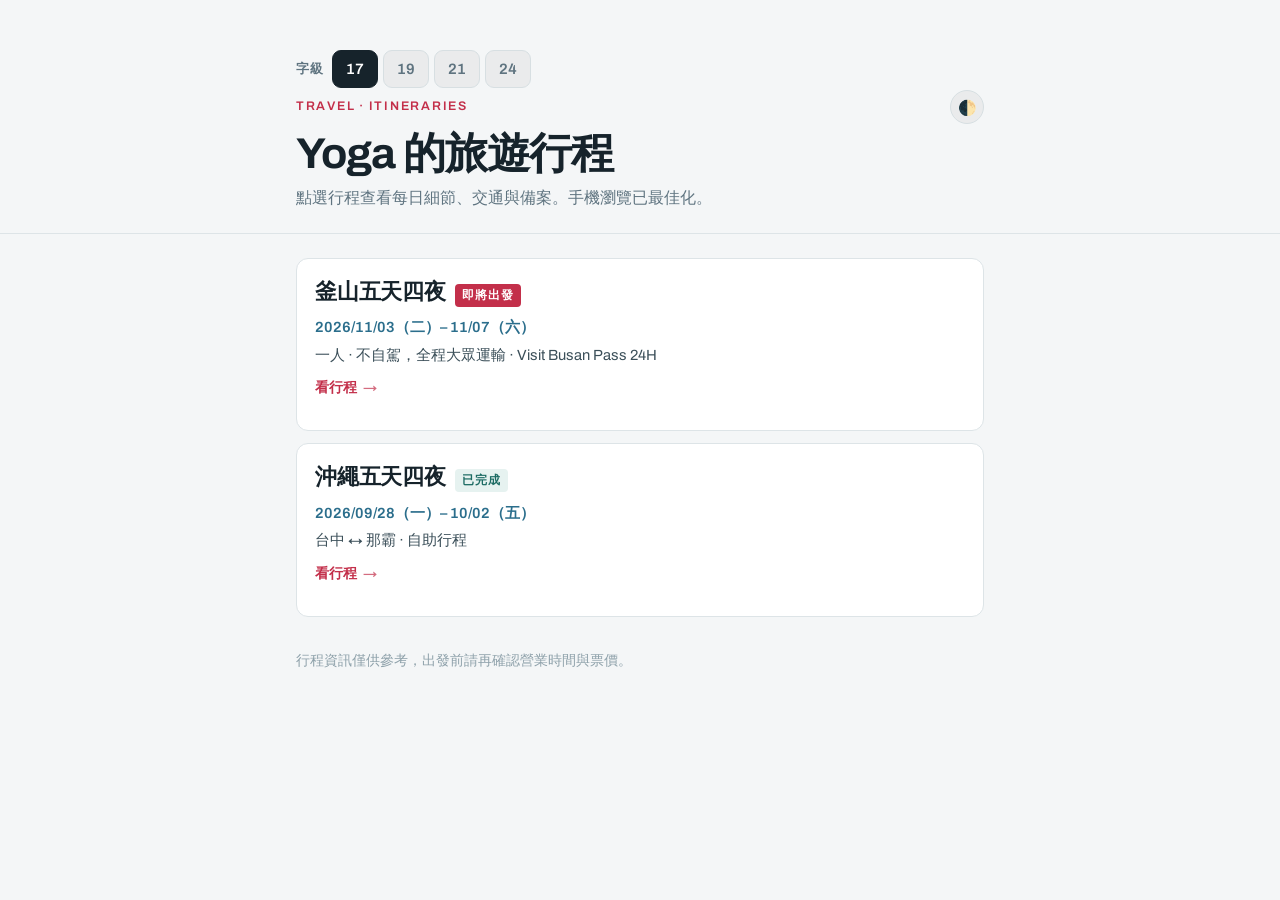
<file: index.html>
<!DOCTYPE html>
<html lang="zh-Hant">
<head>
<meta charset="utf-8">
<meta name="viewport" content="width=device-width, initial-scale=1">
<meta name="color-scheme" content="light dark">
<meta name="robots" content="noindex, nofollow">
<title>Yoga 的旅遊行程</title>
<link rel="preconnect" href="https://fonts.googleapis.com">
<link rel="preconnect" href="https://fonts.gstatic.com" crossorigin>
<link rel="stylesheet" href="https://fonts.googleapis.com/css2?family=Archivo:wght@400;500;600;700&display=swap">
<script>try{var d=document.documentElement,t=localStorage.getItem("travelsite.theme");if(t==="light"||t==="dark")d.setAttribute("data-theme",t);var f=parseFloat(localStorage.getItem("travelsite.fontscale"));if(f>0)d.style.setProperty("--fs",f/15);}catch(e){}</script>
<link rel="stylesheet" href="assets/theme.css">
<script defer src="assets/theme.js"></script>
<style>
  :root{
    --bg:#F4F6F7;
    --surface:#FFFFFF;
    --surface-2:#EDF1F2;
    --ink:#16232B;
    --body:#3B4F59;
    --muted:#5F7480;
    --faint:#8EA1AA;
    --line:#DDE4E7;
    --line-soft:#E8EDEF;
    --camellia:#C32F4A;
    --camellia-soft:#FBEDEF;
    --sea:#2B6E8C;
    --sea-soft:#EAF2F6;
    --on-camellia:#FFFFFF;
    --ok:#1C6B63;
    --ok-soft:#E6F2F0;

    --cjk:"PingFang TC","Hiragino Sans TC","Microsoft JhengHei","Noto Sans CJK TC","Noto Sans TC","Apple SD Gothic Neo","Malgun Gothic",sans-serif;
    --latin:"Archivo",system-ui,-apple-system,"Segoe UI",sans-serif;
    --font:var(--latin),var(--cjk);

    --gutter:16px;
    --maxw:720px;
  }
  @media (prefers-color-scheme:dark){
    :root:not([data-theme="light"]){
      --bg:#0D161B;
      --surface:#16222A;
      --surface-2:#1C2B34;
      --ink:#F2F7F9;
      --body:#D2DEE4;
      --muted:#A9BBC4;
      --faint:#8A9EA8;
      --line:#384C57;
      --line-soft:#2B3C45;
      --camellia:#FF8098;
      --camellia-soft:#3A1F26;
      --sea:#8ACFEA;
      --sea-soft:#15303C;
      --on-camellia:#1A0D11;
      --ok:#87DCCB;
      --ok-soft:#12302B;
    }
  }
  :root[data-theme="dark"]{
    --bg:#0D161B;
    --surface:#16222A;
    --surface-2:#1C2B34;
    --ink:#F2F7F9;
    --body:#D2DEE4;
    --muted:#A9BBC4;
    --faint:#8A9EA8;
    --line:#384C57;
    --line-soft:#2B3C45;
    --camellia:#FF8098;
    --camellia-soft:#3A1F26;
    --sea:#8ACFEA;
    --sea-soft:#15303C;
    --on-camellia:#1A0D11;
    --ok:#87DCCB;
    --ok-soft:#12302B;
  }

  *{box-sizing:border-box}
  body{
    margin:0;
    background:var(--bg);
    color:var(--ink);
    font-family:var(--font);
    font-size:calc(15px * var(--fs));
    line-height:1.6;
    -webkit-text-size-adjust:100%;
  }
  .wrap{max-width:var(--maxw);margin:0 auto;padding-inline:var(--gutter)}

  /* ---------- masthead ---------- */
  .mast{padding-block:36px 22px}
  .eyebrow{
    font-family:var(--latin);
    font-size:calc(11px * var(--fs));font-weight:600;letter-spacing:.14em;text-transform:uppercase;
    color:var(--camellia);
  }
  h1{
    margin:6px 0 0;
    font-size:clamp(calc(28px * var(--fs)),8vw,calc(38px * var(--fs)));font-weight:700;letter-spacing:-.02em;line-height:1.1;
    text-wrap:balance;
  }
  .sub{margin:8px 0 0;color:var(--muted);font-size:calc(14px * var(--fs))}

  hr.rule{border:0;border-top:1px solid var(--line);margin:0}

  /* ---------- trip cards ---------- */
  .trips{display:grid;gap:12px;padding-block:24px}
  .trip{
    display:block;text-decoration:none;color:inherit;
    background:var(--surface);border:1px solid var(--line);border-radius:12px;
    padding:16px 18px;
  }
  .trip:hover{border-color:var(--camellia);background:var(--surface-2)}
  .triptop{display:flex;align-items:baseline;gap:9px;flex-wrap:wrap}
  .trip h2{margin:0;font-size:calc(19px * var(--fs));font-weight:700;letter-spacing:-.01em}
  .chip{
    font-family:var(--latin);font-size:calc(10.5px * var(--fs));font-weight:700;
    letter-spacing:.08em;text-transform:uppercase;
    padding:2px 7px;border-radius:4px;white-space:nowrap;
  }
  .chip.next{background:var(--camellia);color:var(--on-camellia)}
  .chip.done{background:var(--ok-soft);color:var(--ok)}
  .trip .dates{
    margin:7px 0 0;font-family:var(--latin);font-size:calc(13px * var(--fs));
    font-variant-numeric:tabular-nums;color:var(--sea);font-weight:600;
  }
  .trip .meta{margin:4px 0 0;color:var(--body);font-size:calc(13px * var(--fs))}
  .trip .go{
    margin-top:10px;font-size:calc(12.5px * var(--fs));font-weight:600;color:var(--camellia);
    display:flex;align-items:baseline;gap:6px;
  }
  .trip .go::after{content:"→";opacity:.7}

  footer{padding-block:8px 40px;color:var(--faint);font-size:calc(12.5px * var(--fs));line-height:1.7}

  a:focus-visible{outline:2px solid var(--camellia);outline-offset:2px;border-radius:4px}
</style>
</head>
<body>

<div class="wrap">
  <header class="mast">
    <div class="fsbar">
      <span class="fslabel">字級</span>
      <div class="fsgroup" id="fsGroup" role="group" aria-label="字級">
        <button class="fsbtn" type="button" data-px="17" aria-pressed="true">17</button>
        <button class="fsbtn" type="button" data-px="19" aria-pressed="false">19</button>
        <button class="fsbtn" type="button" data-px="21" aria-pressed="false">21</button>
        <button class="fsbtn" type="button" data-px="24" aria-pressed="false">24</button>
      </div>
    </div>
    <div class="themebar">
      <div class="eyebrow">Travel · Itineraries</div>
      <button id="themeBtn" class="themebtn" type="button" aria-label="切換明暗模式">◌</button>
    </div>
    <h1>Yoga 的旅遊行程</h1>
    <p class="sub">點選行程查看每日細節、交通與備案。手機瀏覽已最佳化。</p>
  </header>
</div>

<hr class="rule">

<div class="wrap">
  <main class="trips">

    <a class="trip" href="busan-2026/">
      <div class="triptop">
        <h2>釜山五天四夜</h2>
        <span class="chip next">即將出發</span>
      </div>
      <p class="dates">2026/11/03（二）– 11/07（六）</p>
      <p class="meta">一人 · 不自駕，全程大眾運輸 · Visit Busan Pass 24H</p>
      <p class="go">看行程</p>
    </a>

    <a class="trip" href="okinawa-2026/">
      <div class="triptop">
        <h2>沖繩五天四夜</h2>
        <span class="chip done">已完成</span>
      </div>
      <p class="dates">2026/09/28（一）– 10/02（五）</p>
      <p class="meta">台中 ↔ 那霸 · 自助行程</p>
      <p class="go">看行程</p>
    </a>

  </main>

  <footer>
    行程資訊僅供參考，出發前請再確認營業時間與票價。
  </footer>
</div>

</body>
</html>
</file>
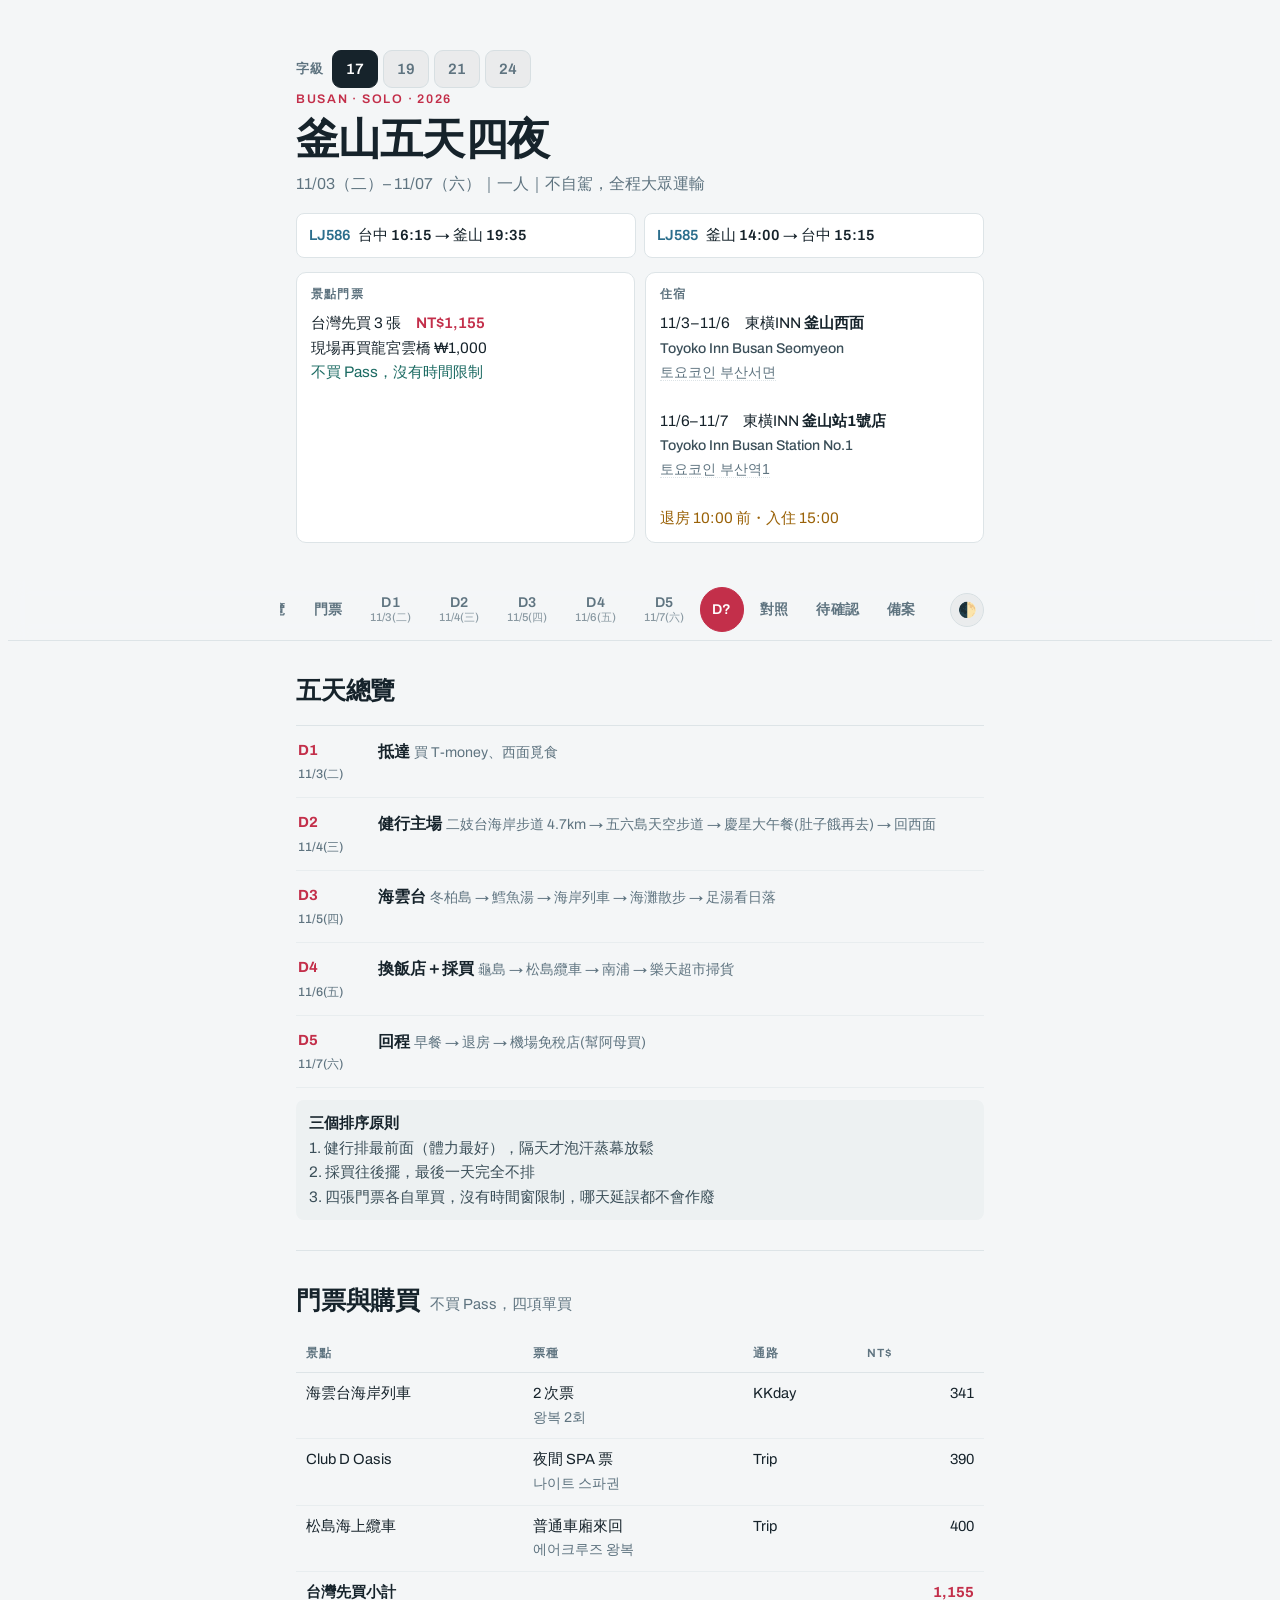
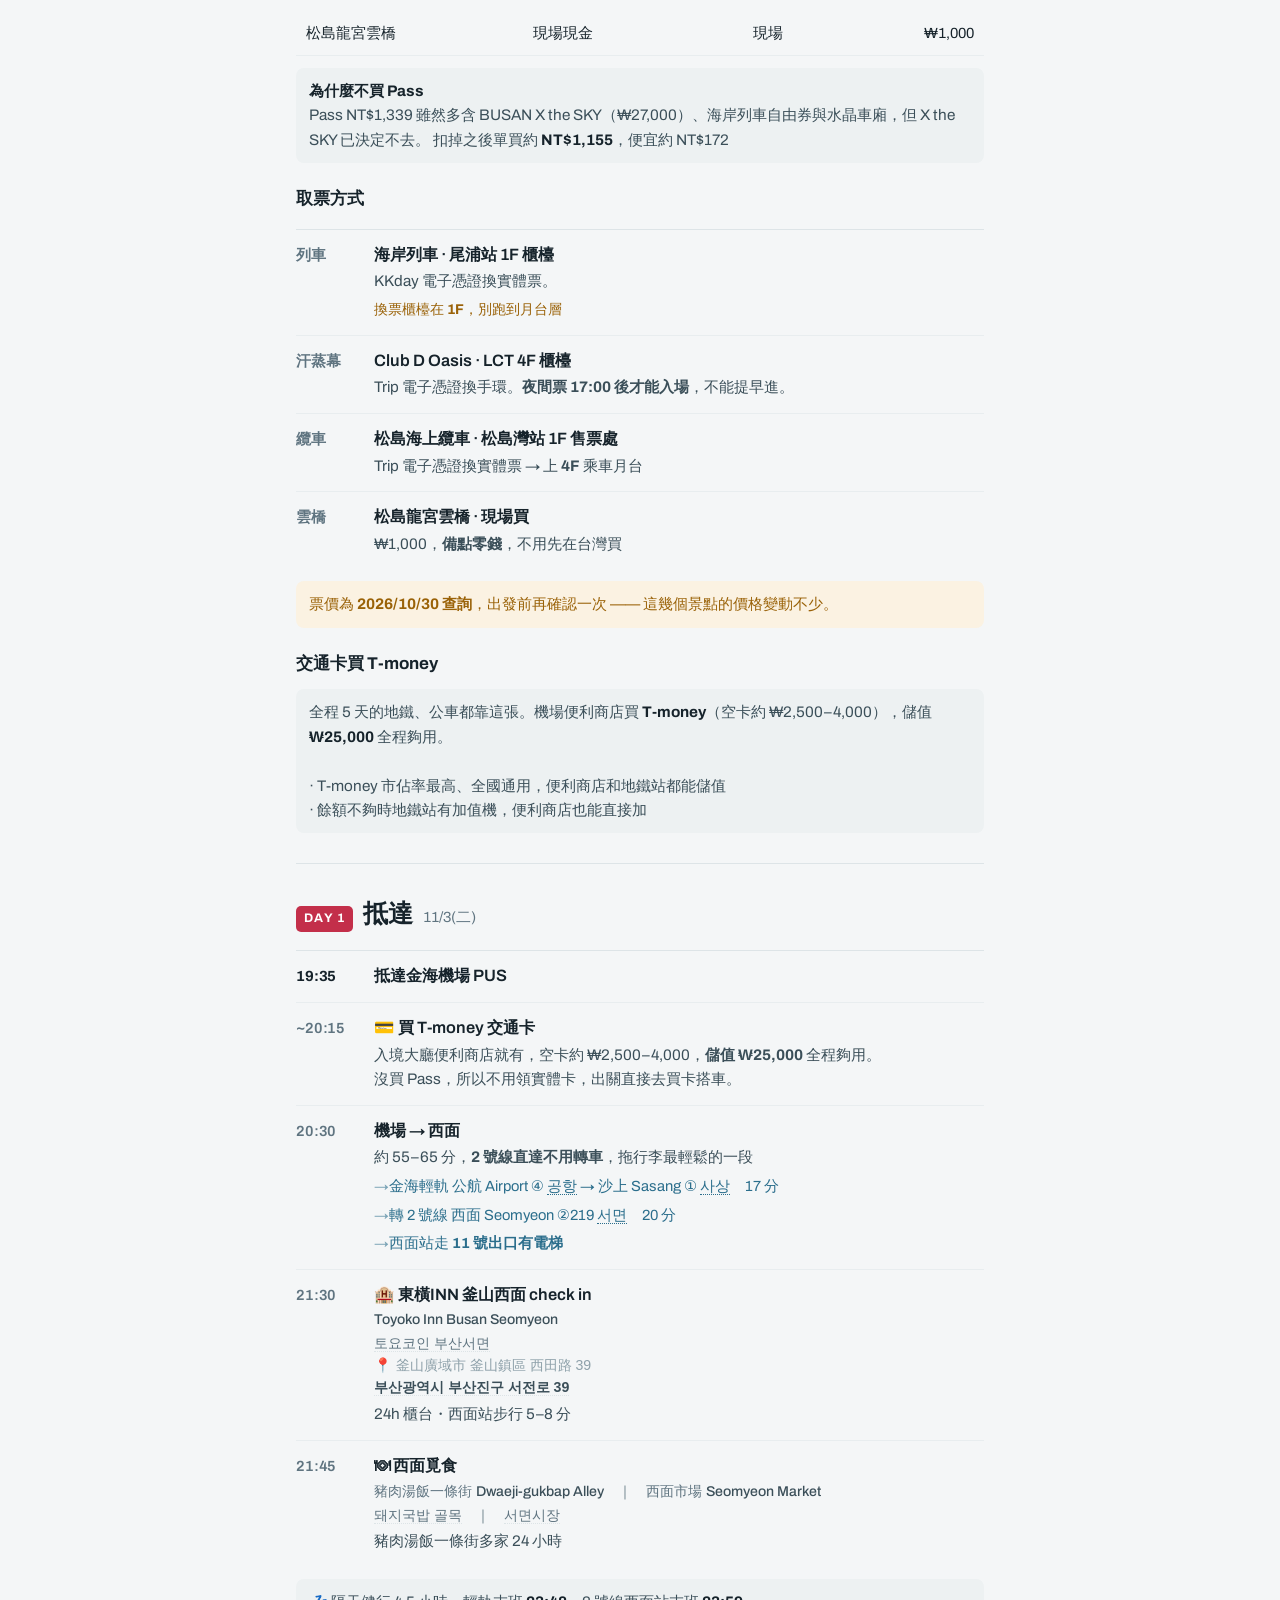
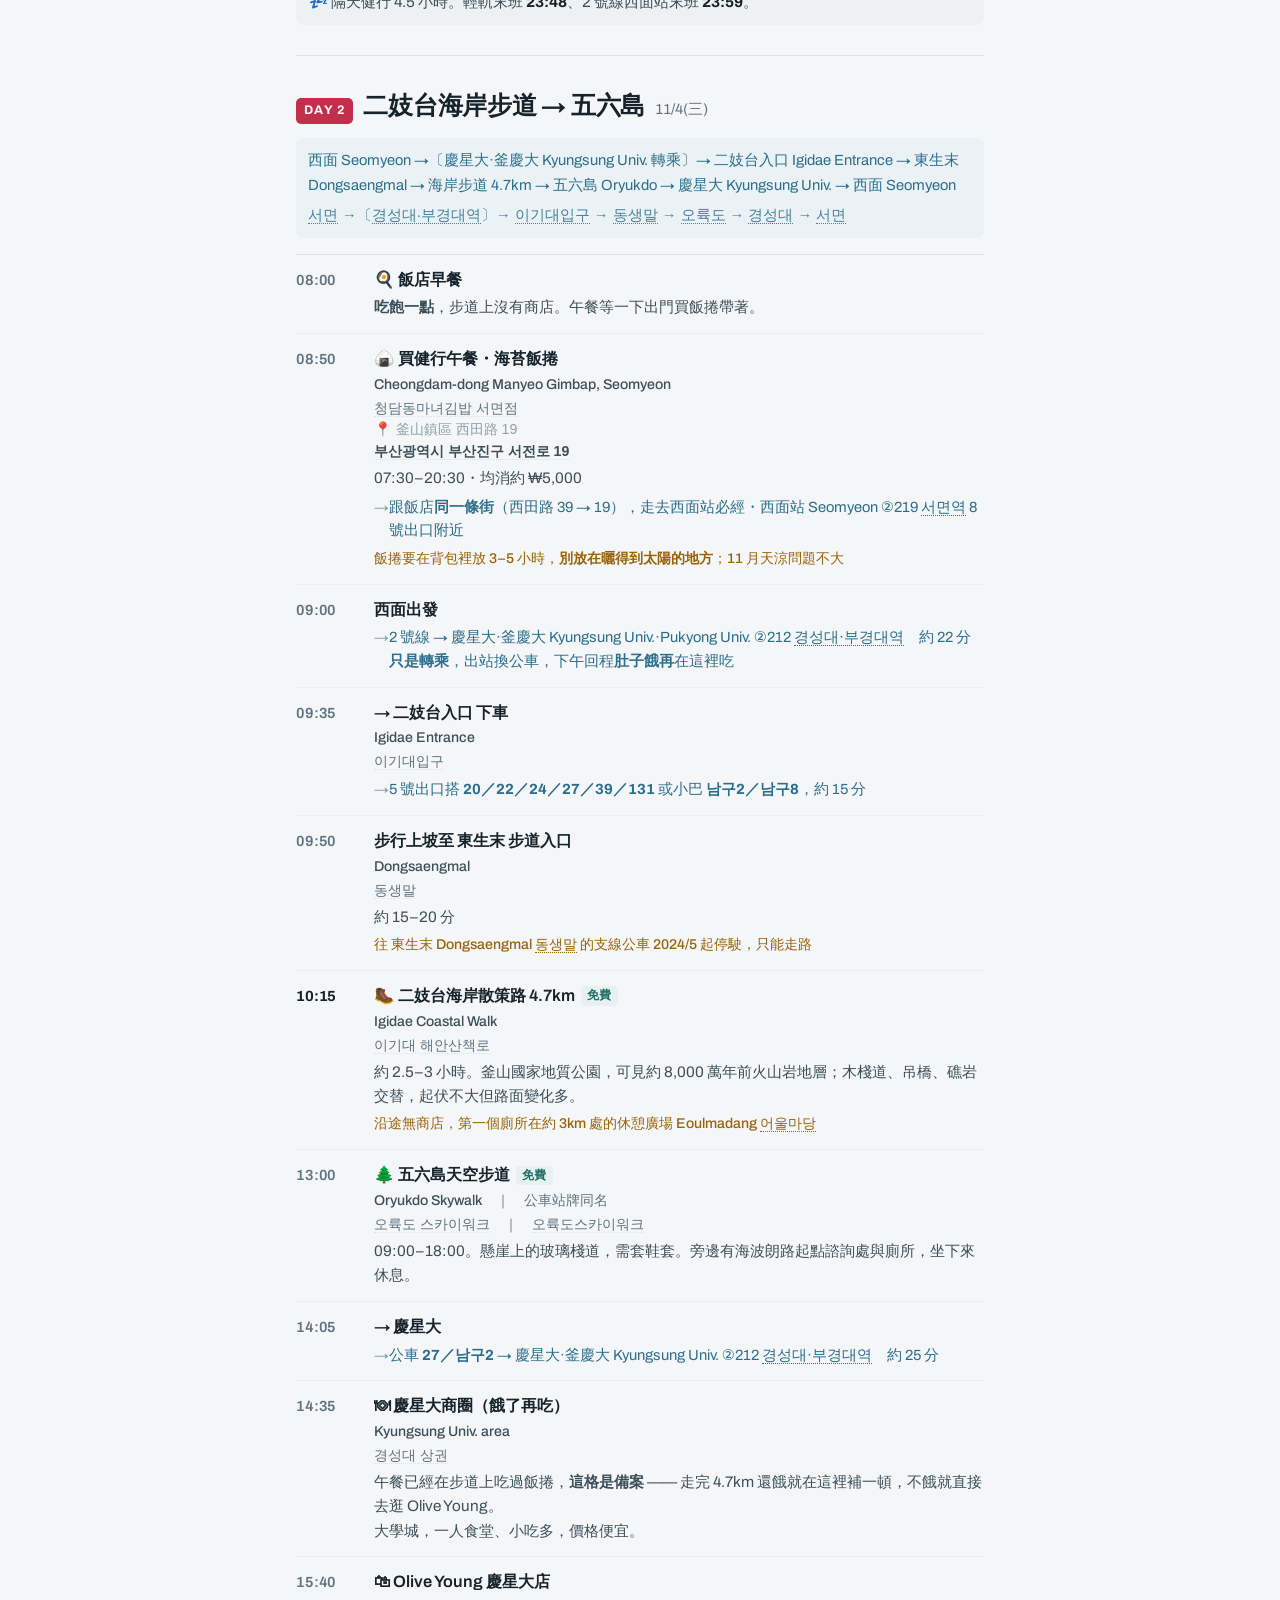
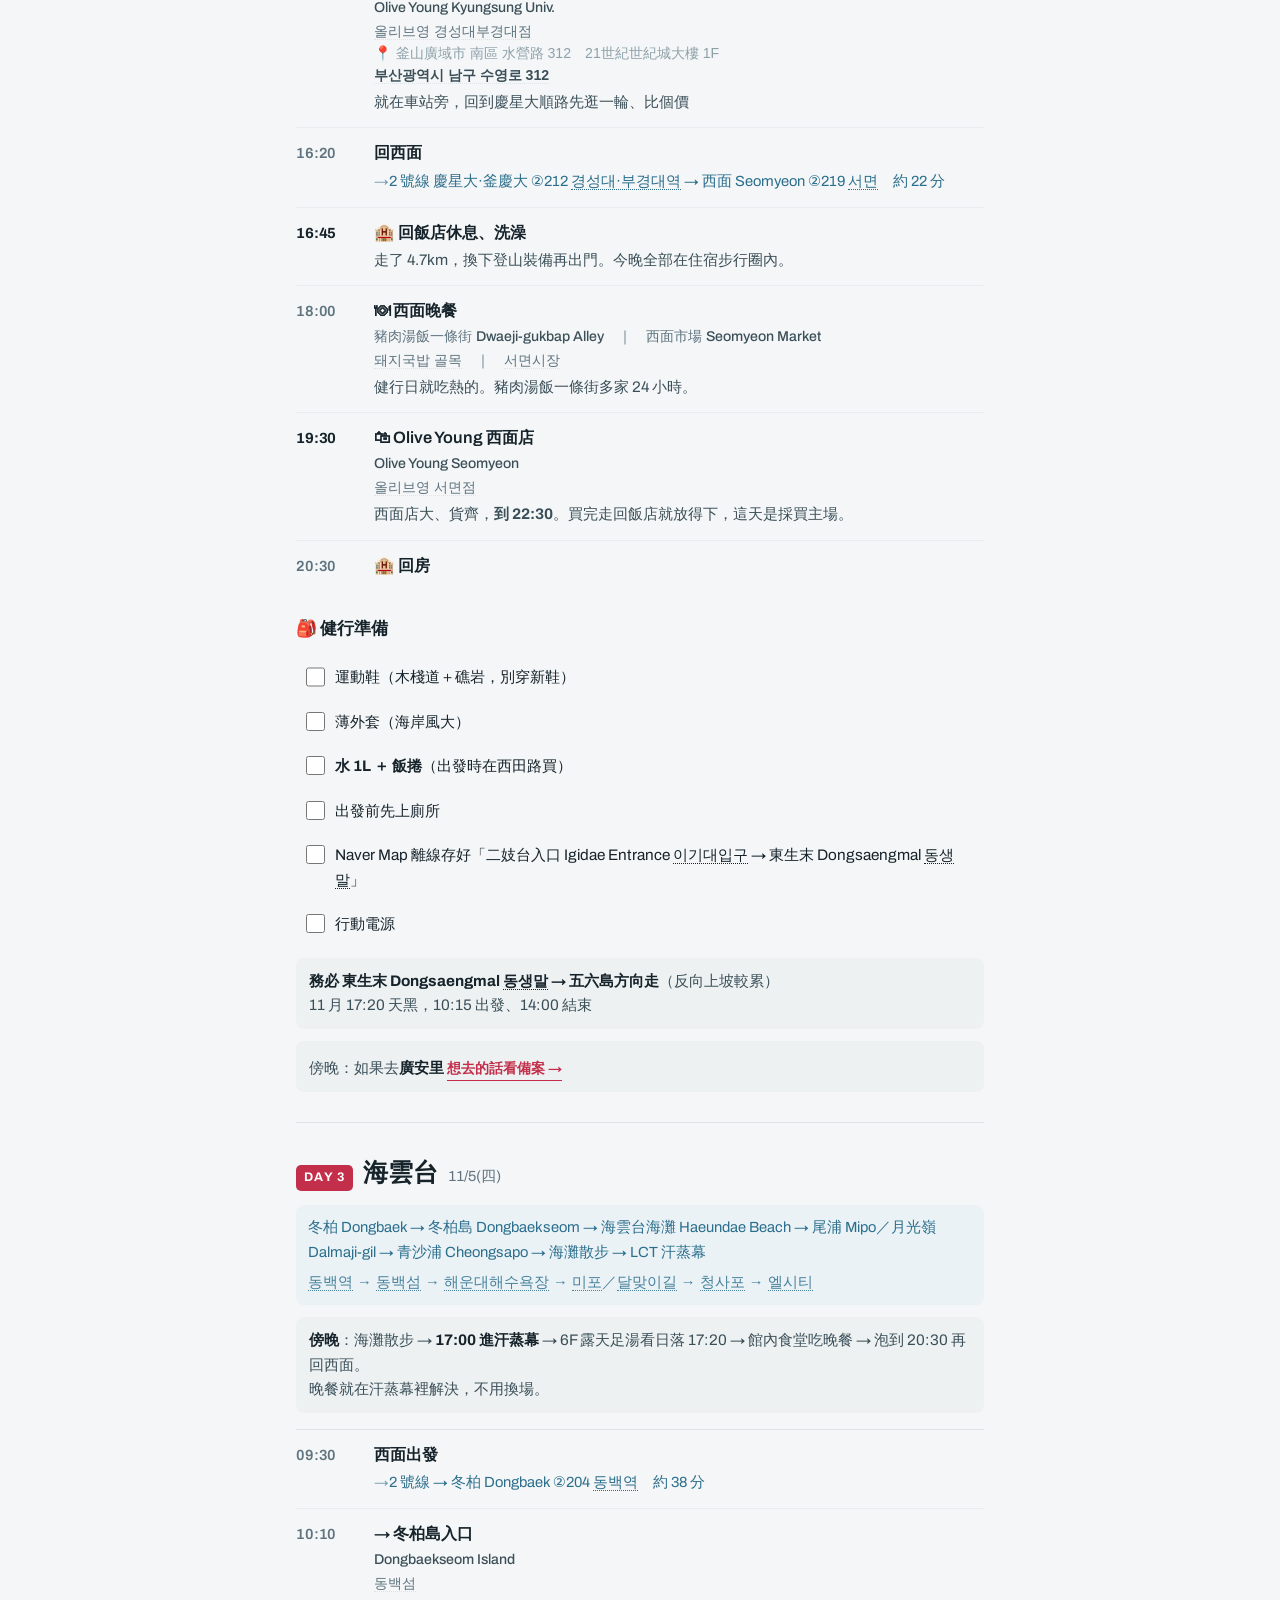
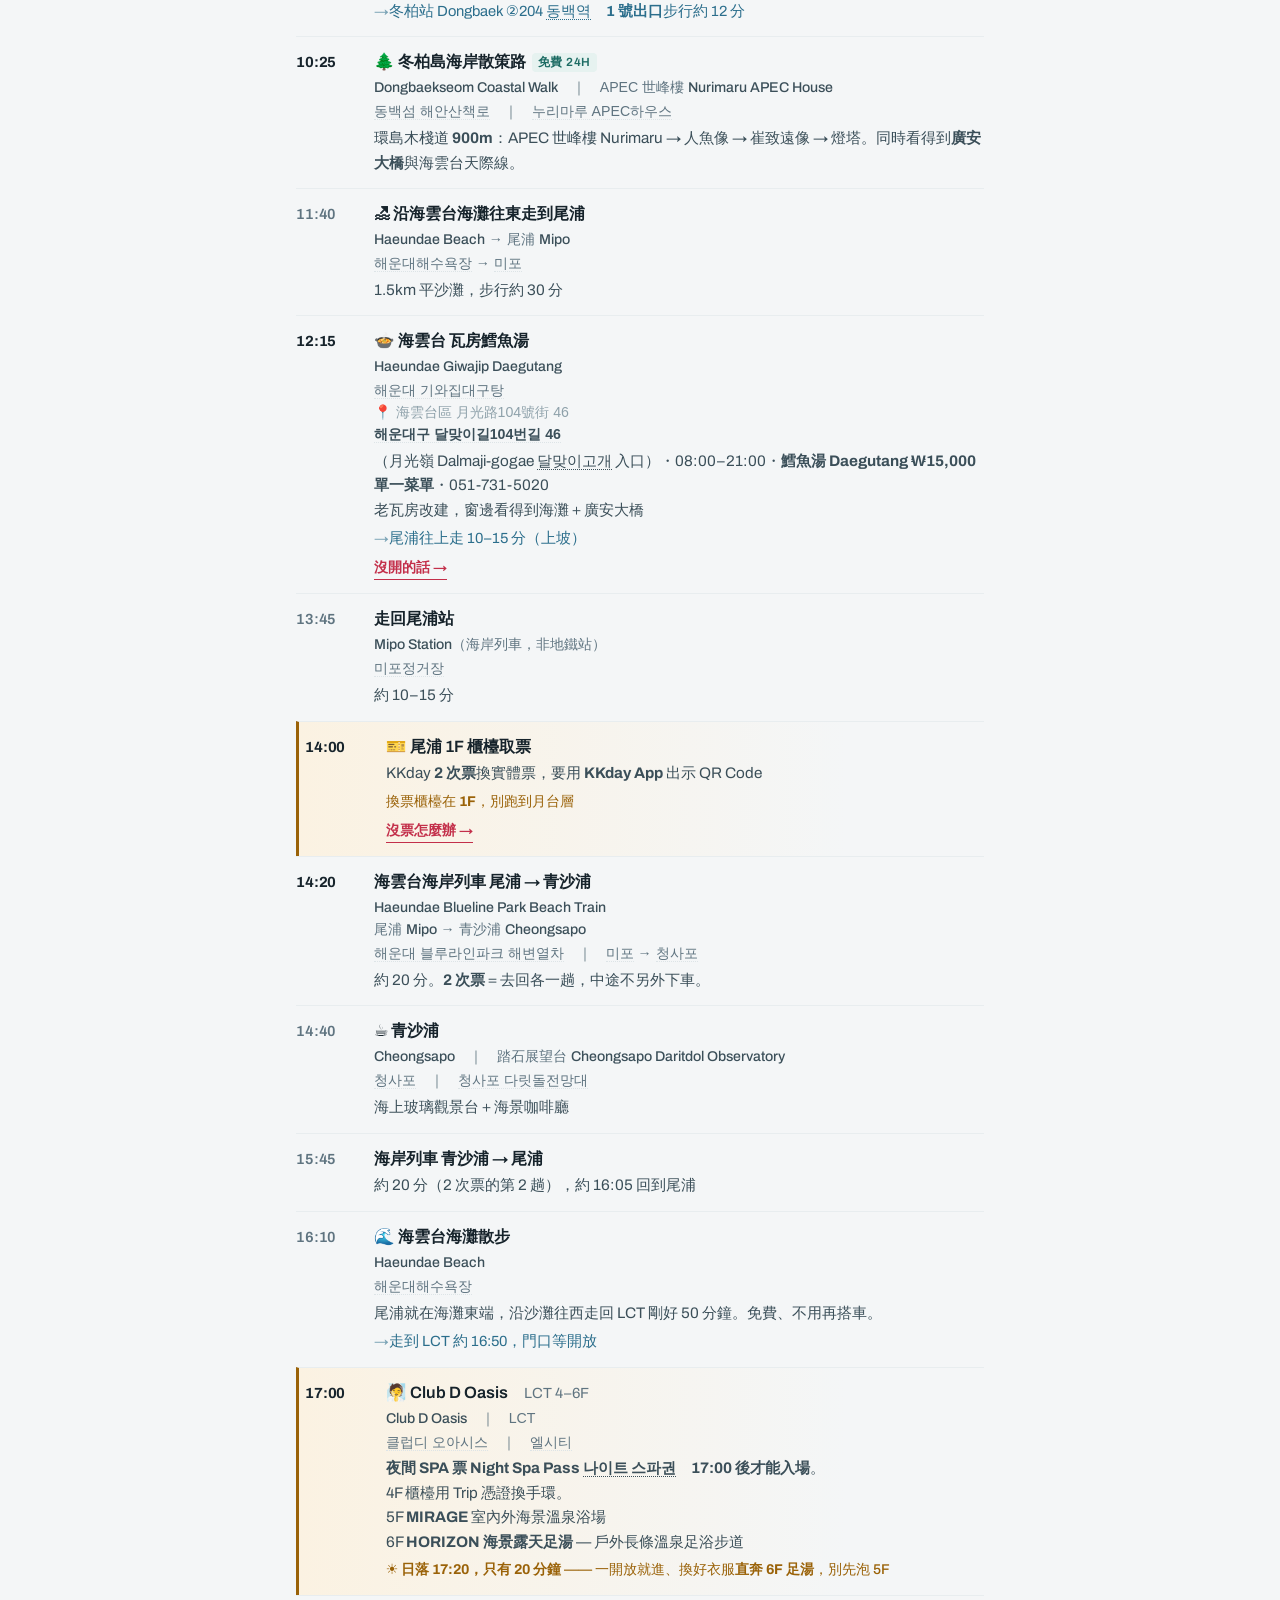
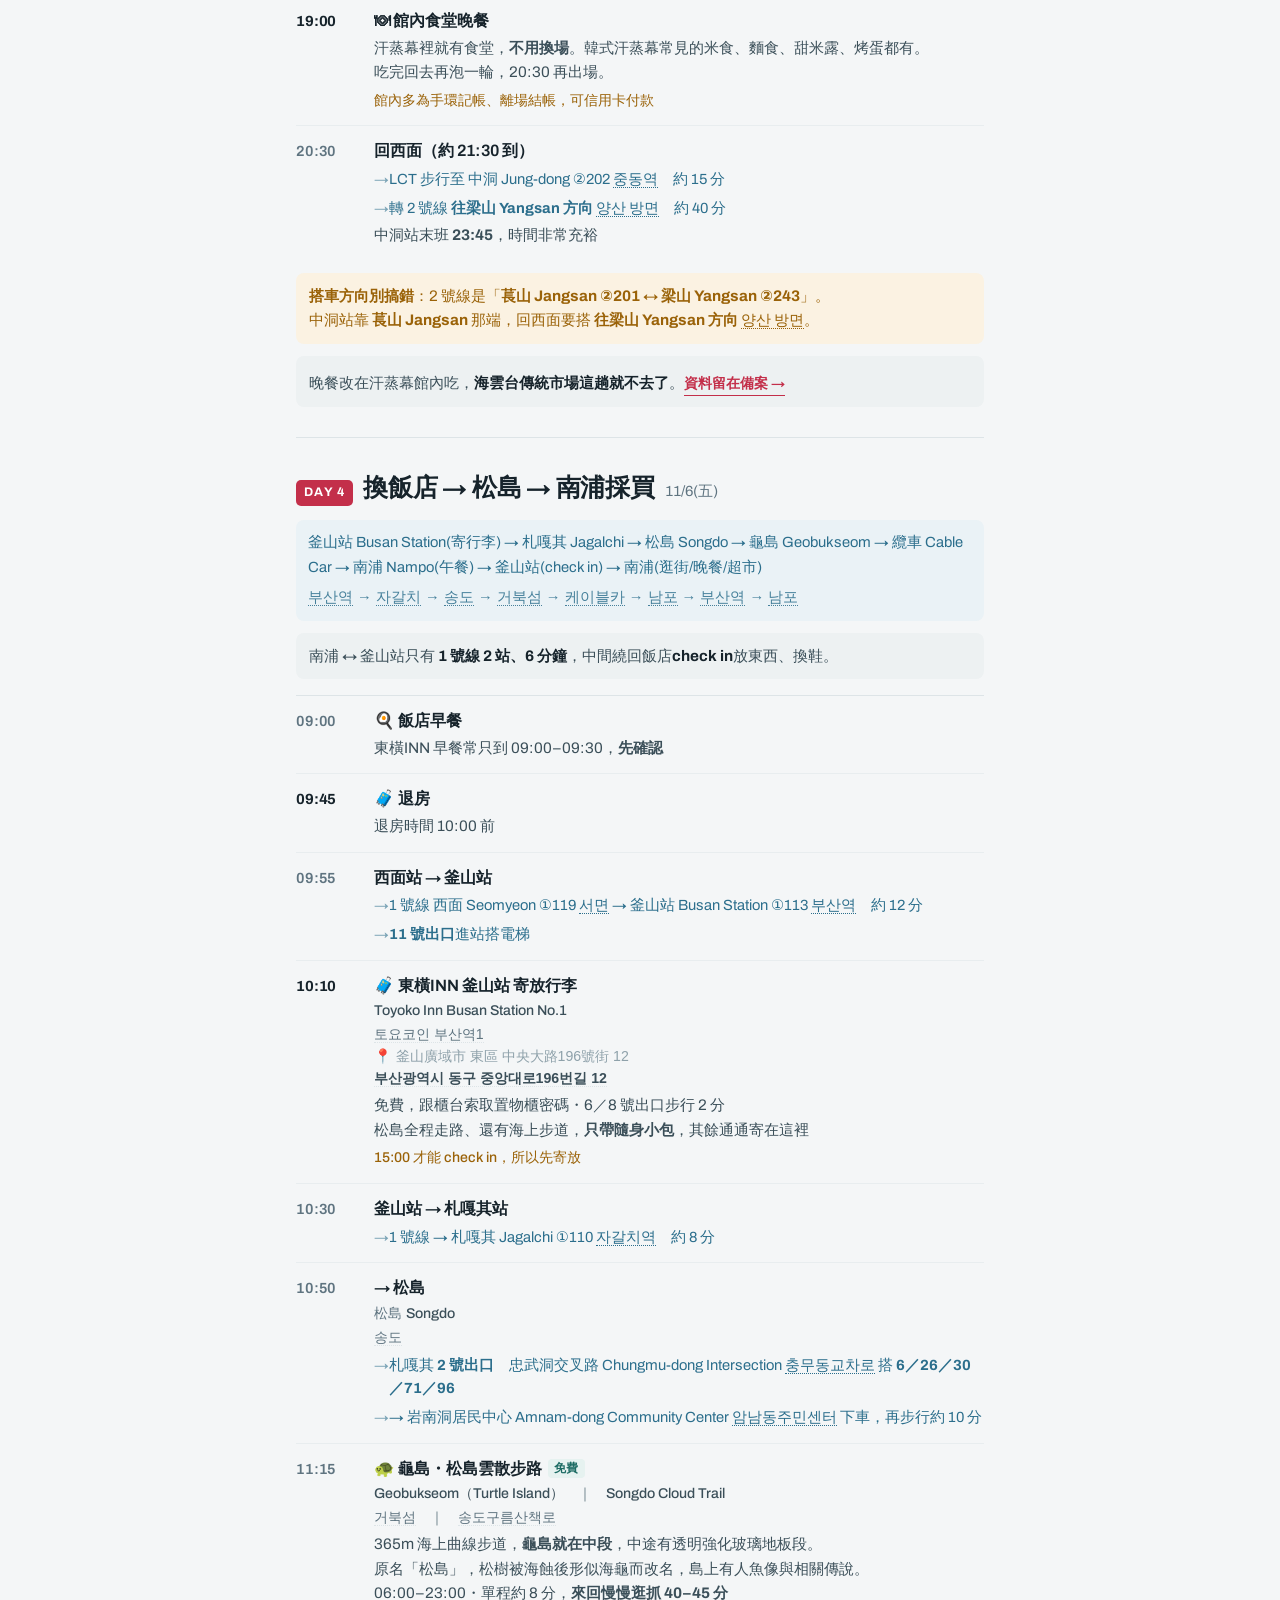
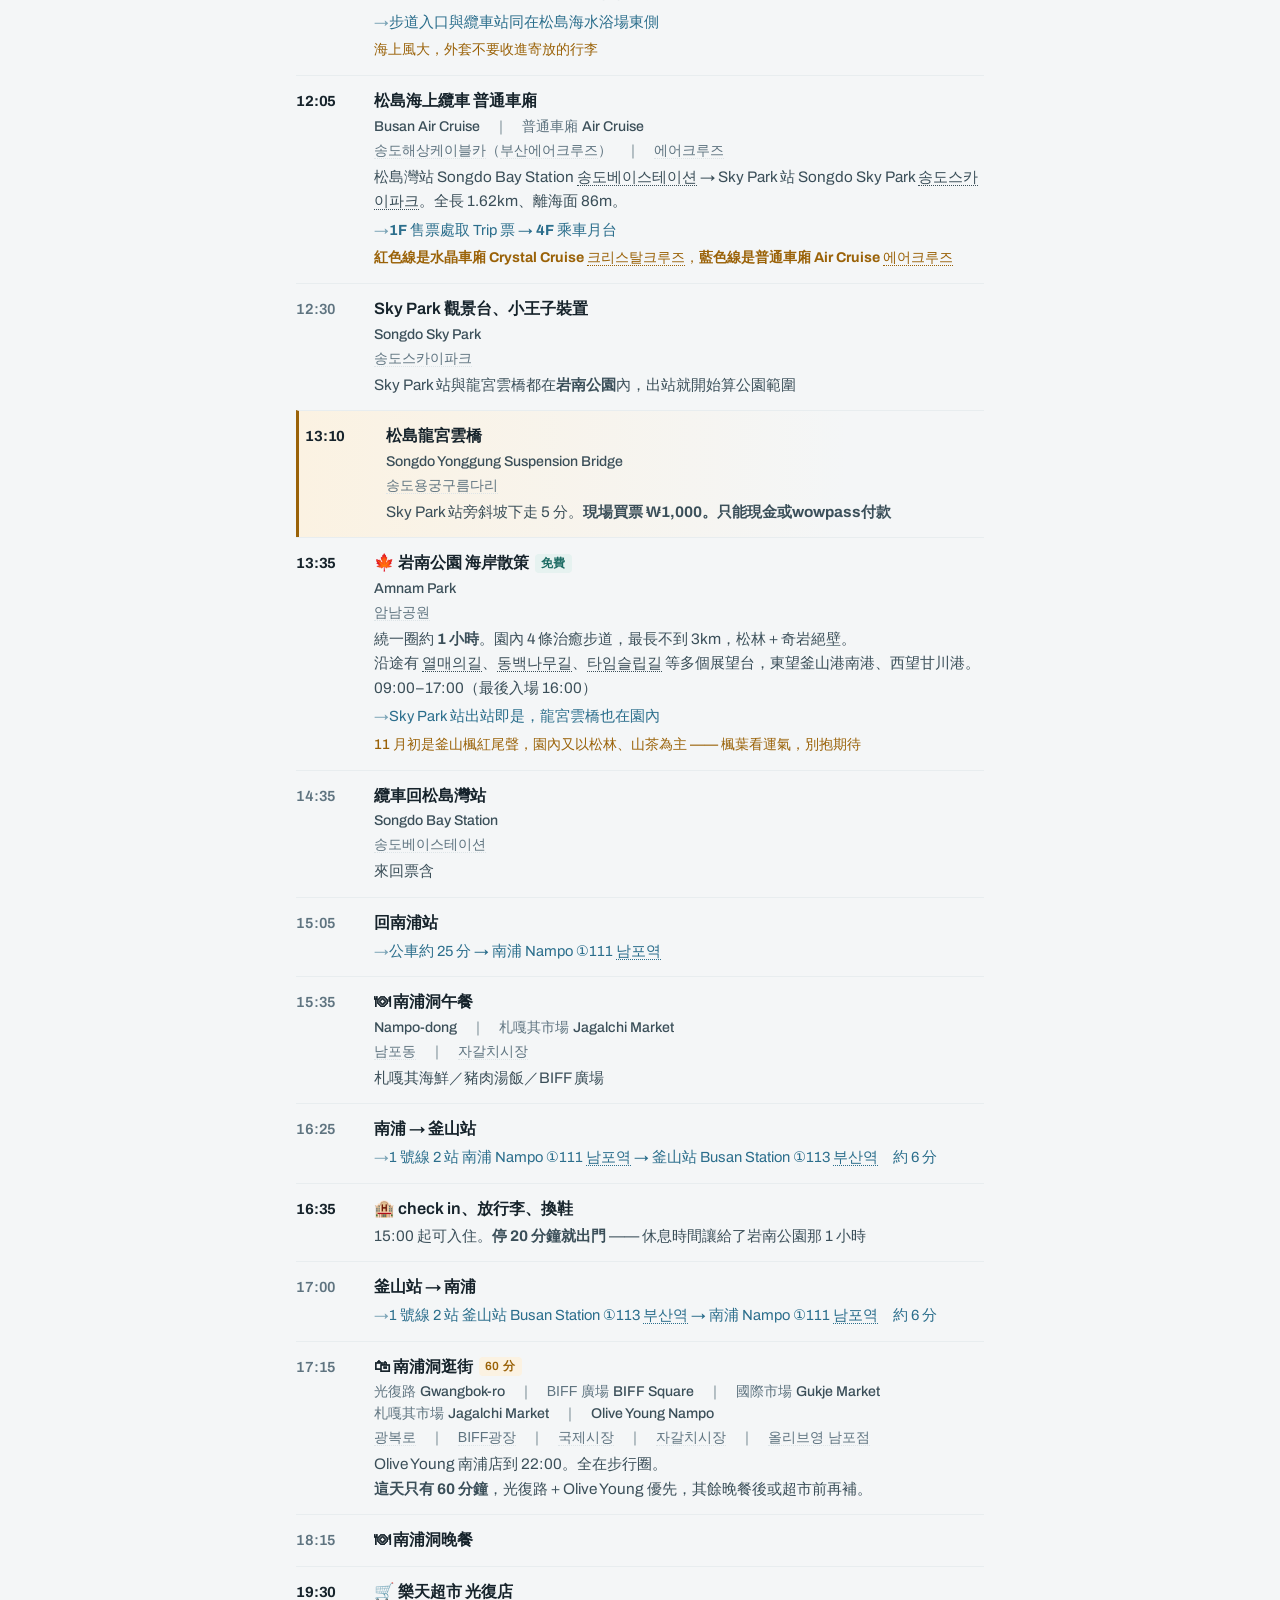
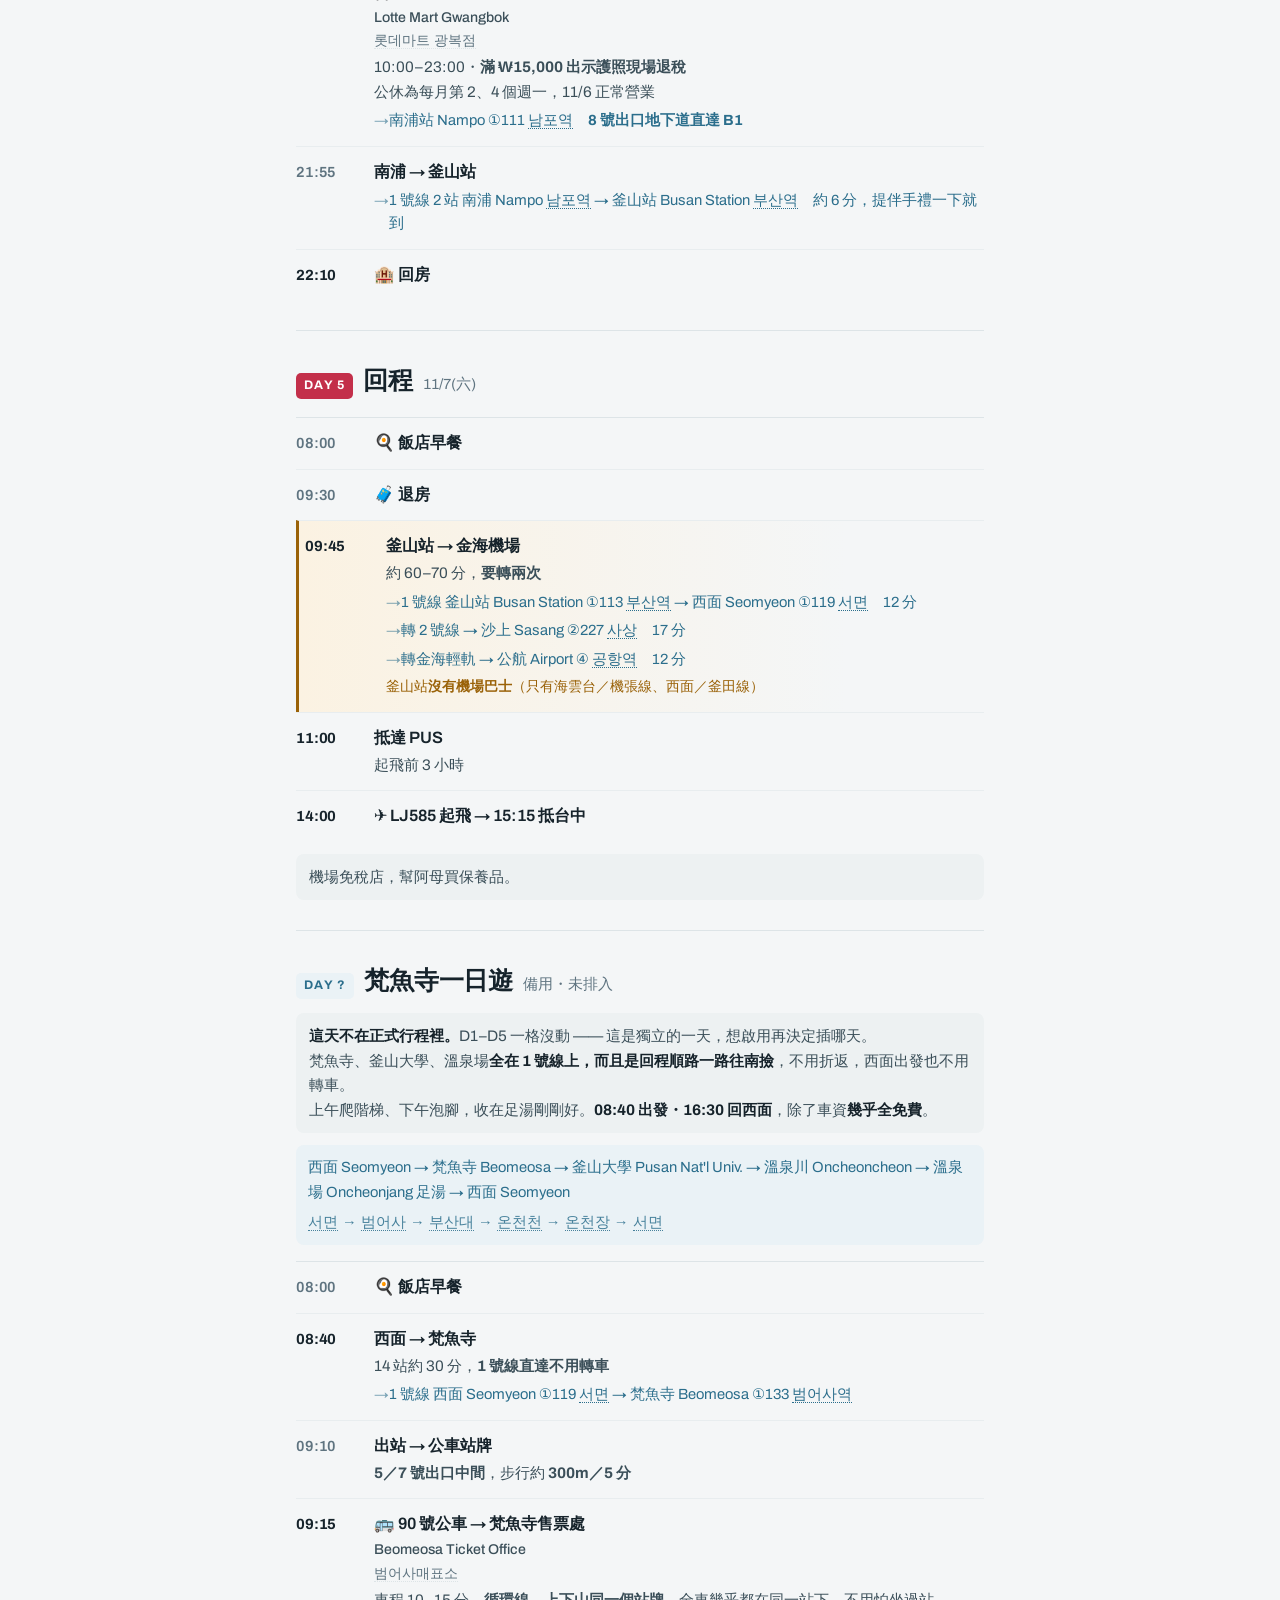
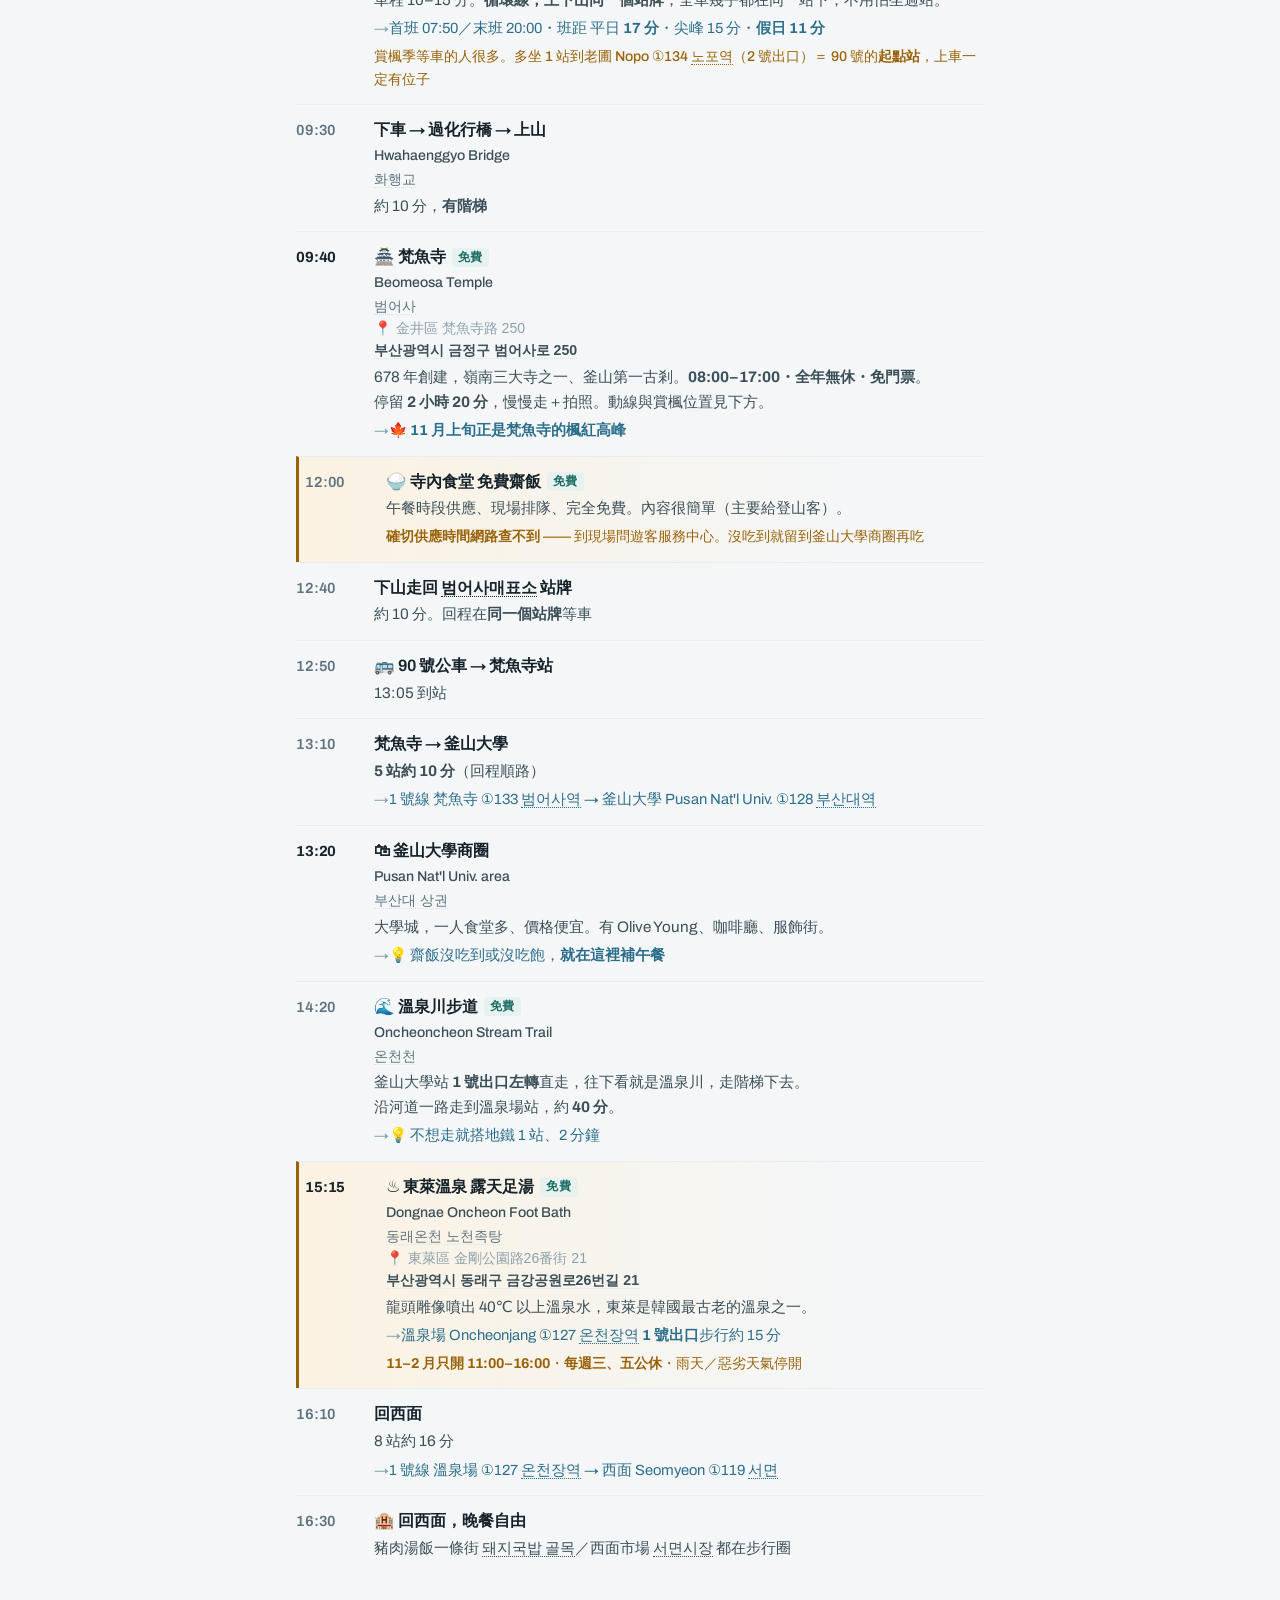
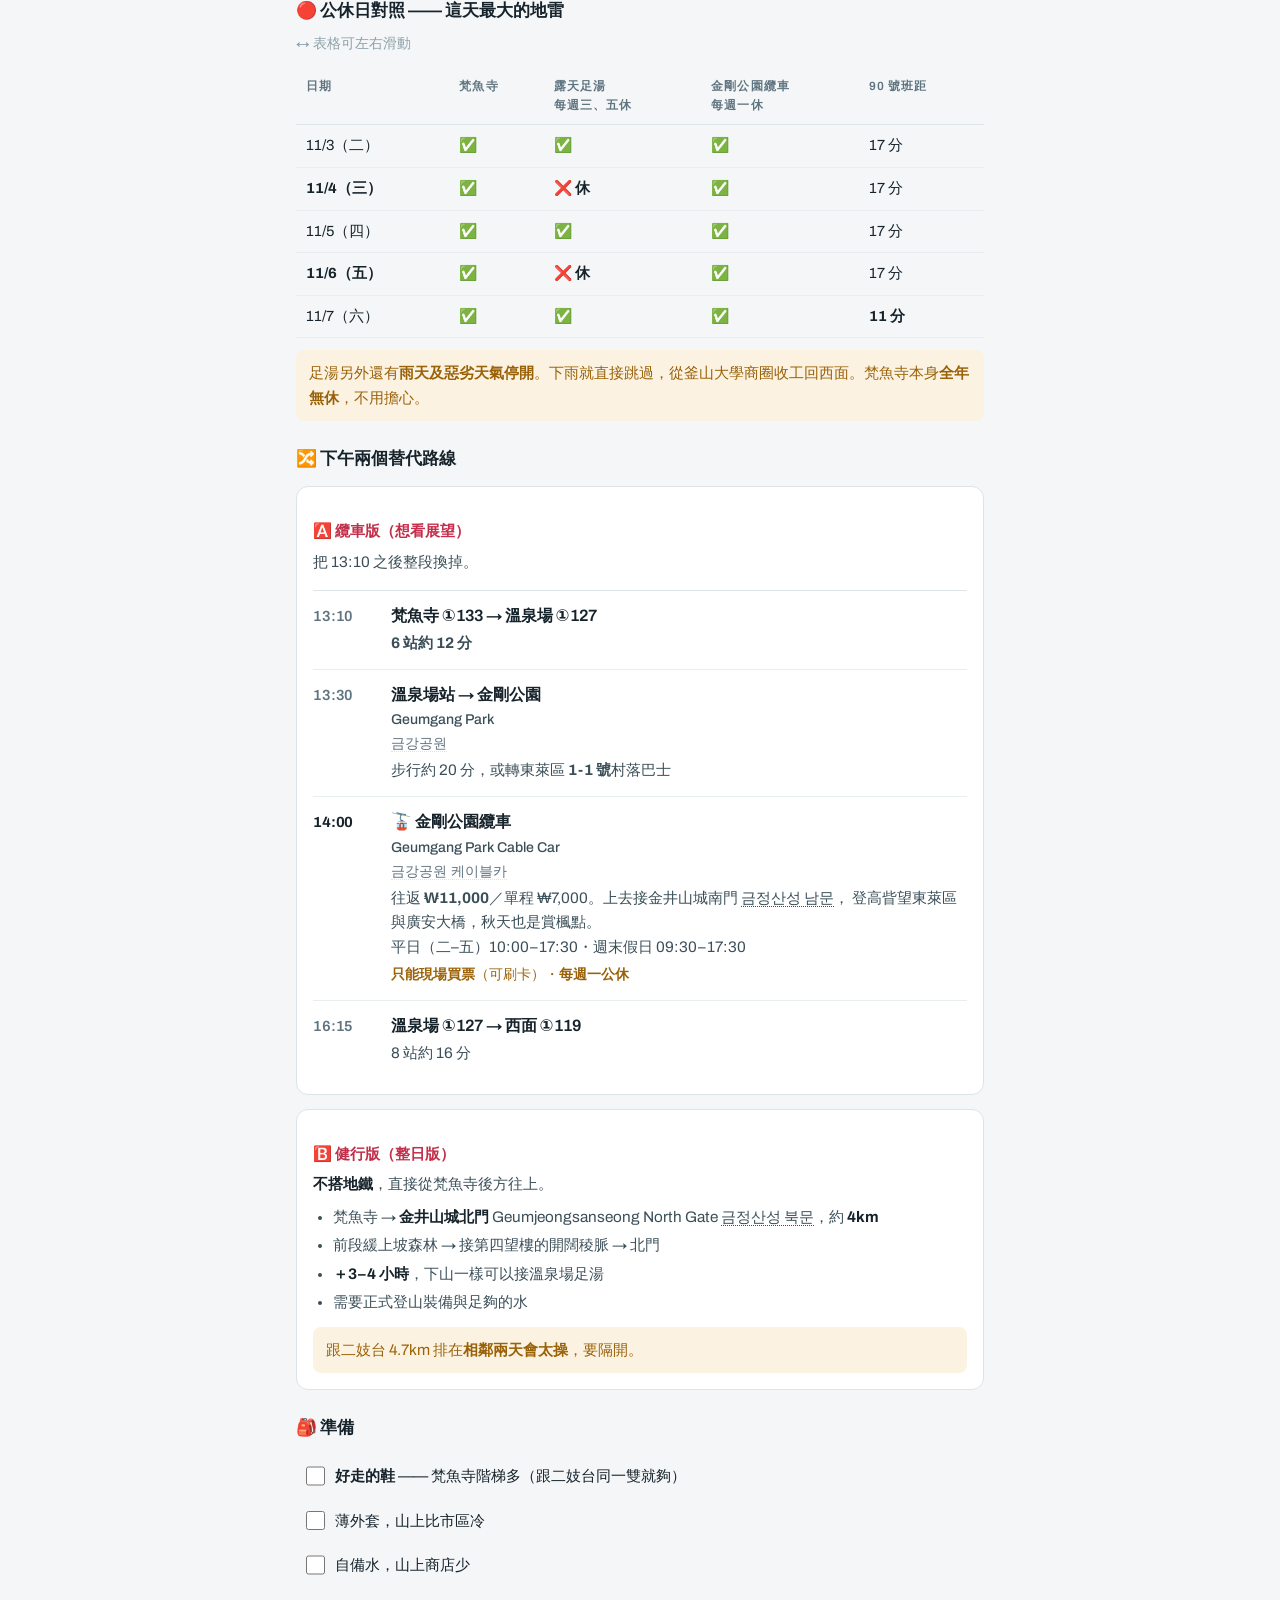
<file: busan-2026/index.html>
<!DOCTYPE html>
<html lang="zh-Hant">

<head>
  <meta charset="utf-8">
  <meta name="viewport" content="width=device-width, initial-scale=1">
  <meta name="color-scheme" content="light dark">
  <meta name="robots" content="noindex, nofollow">
  <title>釜山五天四夜</title>
  <link rel="preconnect" href="https://fonts.googleapis.com">
  <link rel="preconnect" href="https://fonts.gstatic.com" crossorigin>
  <link rel="stylesheet" href="https://fonts.googleapis.com/css2?family=Archivo:wght@400;500;600;700&display=swap">
  <script>try { var d = document.documentElement, t = localStorage.getItem("travelsite.theme"); if (t === "light" || t === "dark") d.setAttribute("data-theme", t); var f = parseFloat(localStorage.getItem("travelsite.fontscale")); if (f > 0) d.style.setProperty("--fs", f / 15); } catch (e) { }</script>
  <link rel="stylesheet" href="../assets/theme.css">
  <script defer src="../assets/theme.js"></script>
  <style>
    :root {
      --bg: #F4F6F7;
      --surface: #FFFFFF;
      --surface-2: #EDF1F2;
      --ink: #16232B;
      --body: #3B4F59;
      --muted: #5F7480;
      --faint: #8EA1AA;
      --line: #DDE4E7;
      --line-soft: #E8EDEF;
      --camellia: #C32F4A;
      --camellia-soft: #FBEDEF;
      --sea: #2B6E8C;
      --sea-soft: #EAF2F6;
      --on-camellia: #FFFFFF;
      --warn: #9A6208;
      --warn-soft: #FBF2E2;
      --ok: #1C6B63;
      --ok-soft: #E6F2F0;

      --cjk: "PingFang TC", "Hiragino Sans TC", "Microsoft JhengHei", "Noto Sans CJK TC", "Noto Sans TC", "Apple SD Gothic Neo", "Malgun Gothic", sans-serif;
      --latin: "Archivo", system-ui, -apple-system, "Segoe UI", sans-serif;
      --ko: "Apple SD Gothic Neo", "Malgun Gothic", "Noto Sans KR", "Noto Sans CJK KR", var(--cjk);
      --font: var(--latin), var(--cjk);

      --rail: calc(58px * var(--fs));
      --gutter: 16px;
      --maxw: 720px;
    }

    @media (prefers-color-scheme:dark) {
      :root:not([data-theme="light"]) {
        --bg: #0D161B;
        --surface: #16222A;
        --surface-2: #1C2B34;
        --ink: #F2F7F9;
        --body: #D2DEE4;
        --muted: #A9BBC4;
        --faint: #8A9EA8;
        --line: #384C57;
        --line-soft: #2B3C45;
        --camellia: #FF8098;
        --camellia-soft: #3A1F26;
        --sea: #8ACFEA;
        --sea-soft: #15303C;
        --on-camellia: #1A0D11;
        --warn: #FFCB73;
        --warn-soft: #352A12;
        --ok: #87DCCB;
        --ok-soft: #12302B;
      }
    }

    :root[data-theme="dark"] {
      --bg: #0D161B;
      --surface: #16222A;
      --surface-2: #1C2B34;
      --ink: #F2F7F9;
      --body: #D2DEE4;
      --muted: #A9BBC4;
      --faint: #8A9EA8;
      --line: #384C57;
      --line-soft: #2B3C45;
      --camellia: #FF8098;
      --camellia-soft: #3A1F26;
      --sea: #8ACFEA;
      --sea-soft: #15303C;
      --on-camellia: #1A0D11;
      --warn: #FFCB73;
      --warn-soft: #352A12;
      --ok: #87DCCB;
      --ok-soft: #12302B;
    }

    * {
      box-sizing: border-box
    }

    body {
      background: var(--bg);
      color: var(--ink);
      font-family: var(--font);
      font-size: calc(15px * var(--fs));
      line-height: 1.6;
      -webkit-text-size-adjust: 100%;
    }

    .wrap {
      max-width: var(--maxw);
      margin: 0 auto;
      padding-inline: var(--gutter)
    }

    /* ---------- masthead ---------- */
    .mast {
      padding-block: 28px 18px
    }

    .eyebrow {
      font-family: var(--latin);
      font-size: calc(11px * var(--fs));
      font-weight: 600;
      letter-spacing: .14em;
      text-transform: uppercase;
      color: var(--camellia);
    }

    h1 {
      margin: 6px 0 0;
      font-size: clamp(calc(28px * var(--fs)), 8vw, calc(38px * var(--fs)));
      font-weight: 700;
      letter-spacing: -.02em;
      line-height: 1.1;
      text-wrap: balance;
    }

    .sub {
      margin: 8px 0 0;
      color: var(--muted);
      font-size: calc(14px * var(--fs))
    }

    .flights {
      margin-top: 16px;
      display: flex;
      flex-wrap: wrap;
      gap: 8px;
    }

    .flight {
      flex: 1 1 220px;
      display: flex;
      align-items: baseline;
      gap: 8px;
      padding: 10px 12px;
      border: 1px solid var(--line);
      border-radius: 8px;
      background: var(--surface);
      font-size: calc(13px * var(--fs));
    }

    .flight b {
      font-family: var(--latin);
      font-variant-numeric: tabular-nums;
      font-weight: 600
    }

    .flight .code {
      color: var(--sea);
      font-weight: 600;
      font-family: var(--latin)
    }

    /* ---------- key strip ---------- */
    .keys {
      display: grid;
      gap: 10px;
      margin-top: 14px
    }

    @media(min-width:560px) {
      .keys {
        grid-template-columns: 1fr 1fr
      }
    }

    .key {
      background: var(--surface);
      border: 1px solid var(--line);
      border-radius: 10px;
      padding: 12px 14px;
    }

    .key h3 {
      margin: 0 0 6px;
      font-size: calc(11px * var(--fs));
      font-weight: 600;
      letter-spacing: .1em;
      text-transform: uppercase;
      color: var(--muted);
      font-family: var(--latin);
    }

    .key p {
      margin: 0;
      font-size: calc(13.5px * var(--fs))
    }

    .key .big {
      font-family: var(--latin);
      font-weight: 600;
      font-variant-numeric: tabular-nums;
      color: var(--camellia)
    }

    /* ---------- sticky nav ---------- */
    nav {
      position: sticky;
      top: env(safe-area-inset-top, 0px);
      z-index: 40;
      background: var(--bg);
      background: color-mix(in srgb, var(--bg) 88%, transparent);
      backdrop-filter: blur(10px);
      -webkit-backdrop-filter: blur(10px);
      border-bottom: 1px solid var(--line);
      margin-top: 18px;
    }

    nav .themebar {
      max-width: var(--maxw);
      margin: 0 auto;
      padding-right: var(--gutter)
    }

    .navin {
      display: flex;
      gap: 4px;
      overflow-x: auto;
      padding: 8px var(--gutter);
      scrollbar-width: none;
    }

    .navin::-webkit-scrollbar {
      display: none
    }

    nav a {
      flex: 0 0 auto;
      display: flex;
      flex-direction: column;
      align-items: center;
      justify-content: center;
      line-height: 1.2;
      font-family: var(--latin);
      font-size: calc(12.5px * var(--fs));
      font-weight: 600;
      letter-spacing: .02em;
      color: var(--muted);
      text-decoration: none;
      padding: 6px 11px;
      border-radius: 999px;
      white-space: nowrap;
      border: 1px solid transparent;
    }

    nav a:hover {
      color: var(--ink)
    }

    nav a.on {
      background: var(--camellia);
      color: var(--on-camellia);
      border-color: var(--camellia)
    }

    nav a .nsub {
      font-family: var(--font);
      font-size: calc(10px * var(--fs));
      font-weight: 500;
      letter-spacing: 0;
      opacity: .72;
    }

    /* ---------- overview ---------- */
    section {
      padding-block: 30px;
      scroll-margin-top: 72px
    }

    .sechead {
      display: flex;
      align-items: baseline;
      gap: 10px;
      flex-wrap: wrap;
      margin-bottom: 4px
    }

    h2 {
      margin: 0;
      font-size: calc(22px * var(--fs));
      font-weight: 700;
      letter-spacing: -.01em;
    }

    .daytag {
      font-family: var(--latin);
      font-size: calc(11px * var(--fs));
      font-weight: 700;
      letter-spacing: .12em;
      text-transform: uppercase;
      color: var(--on-camellia);
      background: var(--camellia);
      padding: 3px 8px;
      border-radius: 5px;
    }

    .daytag.opt {
      color: var(--sea);
      background: var(--sea-soft);
    }

    .dateline {
      font-family: var(--latin);
      font-size: calc(13px * var(--fs));
      color: var(--muted);
      font-variant-numeric: tabular-nums
    }

    .route {
      margin: 12px 0 0;
      padding: 10px 12px;
      border-radius: 8px;
      background: var(--sea-soft);
      color: var(--sea);
      font-size: calc(13px * var(--fs));
      line-height: 1.7;
      word-break: break-word;
    }

    .route-ko {
      margin-top: 5px;
      font-family: var(--ko);
      opacity: .85;
    }

    .note {
      margin: 12px 0 0;
      padding: 11px 13px;
      border-radius: 8px;
      background: var(--surface-2);
      font-size: calc(13.5px * var(--fs));
      color: var(--body);
    }

    .note b {
      color: var(--ink)
    }

    .note.warn {
      background: var(--warn-soft);
      color: var(--warn)
    }

    .note.warn b {
      color: var(--warn)
    }

    /* ---------- overview grid ---------- */
    .ov {
      margin-top: 14px;
      border-top: 1px solid var(--line)
    }

    .ov a {
      display: grid;
      grid-template-columns: 68px 1fr;
      gap: 12px;
      padding: 12px 2px;
      border-bottom: 1px solid var(--line-soft);
      text-decoration: none;
      color: inherit;
      align-items: start;
    }

    .ov a:hover {
      background: var(--surface-2)
    }

    .ov .d {
      font-family: var(--latin);
      font-weight: 700;
      font-size: calc(13px * var(--fs));
      color: var(--camellia);
      padding-top: 1px
    }

    .ov .ovdate {
      display: block;
      margin-top: 3px;
      font-family: var(--font);
      font-weight: 500;
      font-size: calc(11px * var(--fs));
      letter-spacing: 0;
      white-space: nowrap;
      color: var(--muted);
    }

    .ov .t {
      font-weight: 600;
      font-size: calc(14px * var(--fs))
    }

    .ov .m {
      color: var(--muted);
      font-size: calc(12.5px * var(--fs));
      margin-top: 2px
    }

    /* ---------- timeline ---------- */
    .tl {
      margin-top: 16px
    }

    .row {
      display: grid;
      grid-template-columns: var(--rail) 1fr;
      gap: 12px;
      padding: 13px 0 13px 0;
      border-top: 1px solid var(--line-soft);
      align-items: start;
    }

    .row:first-child {
      border-top: 1px solid var(--line)
    }

    .time {
      font-family: var(--latin);
      font-weight: 600;
      font-size: calc(13px * var(--fs));
      font-variant-numeric: tabular-nums;
      letter-spacing: -.01em;
      color: var(--muted);
      padding-top: 1px;
      white-space: nowrap;
    }

    .row.key-row .time {
      color: var(--ink);
      font-weight: 700
    }

    .row.pin {
      border-left: 3px solid var(--warn);
      padding-left: 9px;
      background: linear-gradient(90deg, var(--warn-soft), transparent 80%);
    }

    .row.pin .time {
      margin-left: -3px
    }

    .what {
      min-width: 0
    }

    .what .h {
      font-weight: 600;
      font-size: calc(14.5px * var(--fs));
      line-height: 1.45
    }

    .what .d {
      color: var(--body);
      font-size: calc(13.5px * var(--fs));
      margin-top: 3px
    }

    .what .go {
      color: var(--sea);
      font-size: calc(13px * var(--fs));
      margin-top: 5px;
      position: relative;
      padding-left: 15px;
    }

    .what .go::before {
      content: "→";
      position: absolute;
      left: 0;
      top: 0;
      opacity: .6
    }

    .what .warnline {
      color: var(--warn);
      font-size: calc(12.5px * var(--fs));
      margin-top: 5px;
      font-weight: 500
    }

    .tok {
      display: inline-flex;
      align-items: center;
      justify-content: center;
      width: calc(19px * var(--fs));
      height: calc(19px * var(--fs));
      border-radius: 50%;
      background: var(--camellia);
      color: var(--on-camellia);
      font-family: var(--latin);
      font-size: calc(11px * var(--fs));
      font-weight: 700;
      margin-right: 6px;
      vertical-align: 1px;
    }

    .free {
      display: inline-block;
      font-family: var(--latin);
      font-size: calc(10.5px * var(--fs));
      font-weight: 600;
      letter-spacing: .06em;
      text-transform: uppercase;
      color: var(--ok);
      background: var(--ok-soft);
      padding: 1px 6px;
      border-radius: 4px;
      margin-left: 6px;
      vertical-align: 1.5px;
    }

    .jump {
      display: inline-block;
      margin-top: 6px;
      font-size: calc(12.5px * var(--fs));
      font-weight: 600;
      color: var(--camellia);
      text-decoration: none;
      border-bottom: 1px solid currentColor;
    }

    /* ---------- tables ---------- */
    .tscroll {
      overflow-x: auto;
      margin-top: 14px;
      -webkit-overflow-scrolling: touch
    }

    table {
      border-collapse: collapse;
      width: 100%;
      font-size: calc(13px * var(--fs));
      min-width: min(100%, 420px)
    }

    th,
    td {
      text-align: left;
      padding: 9px 10px;
      border-bottom: 1px solid var(--line-soft);
      vertical-align: top
    }

    th {
      font-family: var(--latin);
      font-size: calc(10.5px * var(--fs));
      font-weight: 600;
      letter-spacing: .09em;
      text-transform: uppercase;
      color: var(--muted);
      border-bottom: 1px solid var(--line);
      white-space: nowrap;
    }

    td.num {
      font-family: var(--latin);
      font-variant-numeric: tabular-nums;
      text-align: right;
      white-space: nowrap
    }

    tr.total td {
      font-weight: 700;
      border-top: 1px solid var(--line);
      border-bottom: none
    }

    tr.total td.num {
      color: var(--camellia)
    }

    /* ---------- checklist ---------- */
    .checks {
      margin-top: 14px;
      display: grid;
      gap: 2px
    }

    .chk {
      display: flex;
      gap: 10px;
      align-items: flex-start;
      padding: 9px 10px;
      border-radius: 7px;
      cursor: pointer;
    }

    .chk:hover {
      background: var(--surface-2)
    }

    .chk input {
      flex: 0 0 auto;
      width: calc(17px * var(--fs));
      height: calc(17px * var(--fs));
      margin: 2px 0 0;
      accent-color: var(--camellia);
      cursor: pointer;
    }

    .chk span {
      font-size: calc(13.5px * var(--fs))
    }

    .chk input:checked+span {
      color: var(--faint);
      text-decoration: line-through
    }

    .grade {
      font-family: var(--latin);
      font-size: calc(10.5px * var(--fs));
      font-weight: 700;
      letter-spacing: .08em;
      padding: 2px 7px;
      border-radius: 4px;
      margin-right: 7px;
    }

    .g1 {
      background: var(--camellia);
      color: var(--on-camellia)
    }

    .g2 {
      background: var(--warn-soft);
      color: var(--warn)
    }

    .g3 {
      background: var(--surface-2);
      color: var(--muted)
    }

    /* ---------- backup cards ---------- */
    .card {
      background: var(--surface);
      border: 1px solid var(--line);
      border-radius: 12px;
      padding: 16px;
      margin-top: 14px;
    }

    .card h3 {
      margin: 0 0 4px;
      font-size: calc(16px * var(--fs));
      font-weight: 700
    }

    .card h4 {
      margin: 16px 0 4px;
      font-size: calc(13.5px * var(--fs));
      font-weight: 700;
      color: var(--camellia)
    }

    .card p {
      margin: 6px 0 0;
      font-size: calc(13.5px * var(--fs));
      color: var(--body)
    }

    .card p b,
    .card li b {
      color: var(--ink)
    }

    .card ul,
    .card ol {
      margin: 8px 0 0;
      padding-left: 20px;
      font-size: calc(13.5px * var(--fs));
      color: var(--body)
    }

    .card li {
      margin: 4px 0
    }

    .card .tscroll table {
      font-size: calc(12.5px * var(--fs))
    }

    /* ---------- 中韓英對照 ---------- */
    .ko {
      margin-top: 3px;
      font-size: calc(12.5px * var(--fs));
      line-height: 1.55;
      color: var(--muted);
      font-family: var(--ko);
    }

    .ko .en {
      color: var(--body);
      font-family: var(--latin);
      font-weight: 500
    }

    .ko .kr {
      display: block;
      margin-top: 2px
    }

    .ko .kr [data-copy] {
      color: var(--muted);
      font-weight: 500
    }

    .ko .addr {
      color: var(--faint)
    }

    [data-copy] {
      cursor: pointer;
      border-bottom: 1px dotted currentColor;
    }

    .ko [data-copy],
    td [data-copy] {
      color: var(--body);
      font-weight: 600;
      font-family: var(--ko);
      border-bottom-color: var(--line);
    }

    [data-copy]:hover {
      opacity: .7
    }

    #names table {
      min-width: calc(600px * var(--fs))
    }

    #names th,
    #names td {
      white-space: nowrap
    }

    #names td:last-child {
      white-space: normal;
      min-width: 190px
    }

    .scrollhint {
      margin: 8px 0 0;
      font-size: calc(12px * var(--fs));
      color: var(--faint);
    }

    .names-intro {
      margin: 10px 0 0;
      font-size: calc(13.5px * var(--fs));
      color: var(--body)
    }

    .names-intro b {
      color: var(--ink)
    }

    h3.namehead {
      margin: 24px 0 0;
      font-size: calc(15px * var(--fs));
      font-weight: 700;
    }

    td .en {
      color: var(--muted);
      font-family: var(--latin);
      font-size: calc(12.5px * var(--fs))
    }

    .toast {
      position: fixed;
      left: 50%;
      bottom: 24px;
      z-index: 90;
      transform: translateX(-50%) translateY(8px);
      pointer-events: none;
      opacity: 0;
      background: var(--ink);
      color: var(--bg);
      font-size: calc(13px * var(--fs));
      font-weight: 600;
      padding: 8px 15px;
      border-radius: 999px;
      transition: opacity .18s, transform .18s;
    }

    .toast.on {
      opacity: 1;
      transform: translateX(-50%) translateY(0)
    }

    @media (prefers-reduced-motion:reduce) {
      .toast {
        transition: none
      }
    }

    hr.rule {
      border: 0;
      border-top: 1px solid var(--line);
      margin: 0
    }

    footer {
      padding-block: 26px 40px;
      color: var(--faint);
      font-size: calc(12.5px * var(--fs));
      line-height: 1.7;
    }

    footer a {
      color: var(--sea)
    }

    .srcs {
      margin-top: 8px
    }

    .srcs a {
      margin-right: 10px;
      white-space: nowrap
    }

    a:focus-visible,
    input:focus-visible,
    label:focus-visible {
      outline: 2px solid var(--camellia);
      outline-offset: 2px;
      border-radius: 4px;
    }

    @media (prefers-reduced-motion:reduce) {
      * {
        scroll-behavior: auto !important
      }
    }

    html {
      scroll-behavior: smooth
    }
  </style>
</head>

<body>

  <div class="wrap">
    <header class="mast">
      <div class="fsbar">
        <span class="fslabel">字級</span>
        <div class="fsgroup" id="fsGroup" role="group" aria-label="字級">
          <button class="fsbtn" type="button" data-px="17" aria-pressed="true">17</button>
          <button class="fsbtn" type="button" data-px="19" aria-pressed="false">19</button>
          <button class="fsbtn" type="button" data-px="21" aria-pressed="false">21</button>
          <button class="fsbtn" type="button" data-px="24" aria-pressed="false">24</button>
        </div>
      </div>
      <div class="eyebrow">Busan · Solo · 2026</div>
      <h1>釜山五天四夜</h1>
      <p class="sub">11/03（二）– 11/07（六）｜一人｜不自駕，全程大眾運輸</p>
      <div class="flights">
        <div class="flight"><span class="code">LJ586</span><span>台中 <b>16:15</b> → 釜山 <b>19:35</b></span></div>
        <div class="flight"><span class="code">LJ585</span><span>釜山 <b>14:00</b> → 台中 <b>15:15</b></span></div>
      </div>
      <div class="keys">
        <div class="key">
          <h3>景點門票</h3>
          <p>台灣先買 3 張　<span class="big">NT$1,155</span><br>
            現場再買龍宮雲橋 ₩1,000<br>
            <span style="color:var(--ok)">不買 Pass，沒有時間限制</span>
          </p>
        </div>
        <div class="key">
          <h3>住宿</h3>
          <p>11/3–11/6　東橫INN <b>釜山西面</b><br>
            <span class="ko"><span class="en">Toyoko Inn Busan Seomyeon</span><span class="kr"><span data-copy>토요코인
                  부산서면</span></span></span><br>
            11/6–11/7　東橫INN <b>釜山站1號店</b><br>
            <span class="ko"><span class="en">Toyoko Inn Busan Station No.1</span><span class="kr"><span data-copy>토요코인
                  부산역1</span></span></span><br>
            <span style="color:var(--warn)">退房 10:00 前・入住 15:00</span>
          </p>
        </div>
      </div>
    </header>
  </div>

  <nav>
    <div class="themebar">
      <div class="navin">
        <a href="#overview">總覽</a>
        <a href="#tickets">門票</a>
        <a href="#d1">D1<span class="nsub">11/3(二)</span></a>
        <a href="#d2">D2<span class="nsub">11/4(三)</span></a>
        <a href="#d3">D3<span class="nsub">11/5(四)</span></a>
        <a href="#d4">D4<span class="nsub">11/6(五)</span></a>
        <a href="#d5">D5<span class="nsub">11/7(六)</span></a>
        <a href="#dx">D?</a>
        <a href="#names">對照</a>
        <a href="#check">待確認</a>
        <a href="#backup">備案</a>
      </div>
      <button id="themeBtn" class="themebtn" type="button" aria-label="切換明暗模式">◌</button>
    </div>
  </nav>

  <div class="wrap">

    <!-- ===== OVERVIEW ===== -->
    <section id="overview">
      <div class="sechead">
        <h2>五天總覽</h2>
      </div>
      <div class="ov">
        <a href="#d1"><span class="d">D1<span class="ovdate">11/3(二)</span></span><span><span
              class="t">抵達</span>&nbsp;<span class="m">買
              T-money、西面覓食</span></span></a>
        <a href="#d2"><span class="d">D2<span class="ovdate">11/4(三)</span></span><span><span
              class="t">健行主場</span>&nbsp;<span class="m">二妓台海岸步道
              4.7km →
              五六島天空步道
              → 慶星大午餐(肚子餓再去) → 回西面</span></span></a>
        <a href="#d3"><span class="d">D3<span class="ovdate">11/5(四)</span></span><span><span
              class="t">海雲台</span>&nbsp;<span class="m">冬柏島 → 鱈魚湯
              → 海岸列車 →
              海灘散步 →
              足湯看日落</span></span></a>
        <a href="#d4"><span class="d">D4<span class="ovdate">11/6(五)</span></span><span><span
              class="t">換飯店＋採買</span>&nbsp;<span class="m">龜島 →
              松島纜車 → 南浦 →
              樂天超市掃貨</span></span></a>
        <a href="#d5"><span class="d">D5<span class="ovdate">11/7(六)</span></span><span><span
              class="t">回程</span>&nbsp;<span class="m">早餐 → 退房 →
              機場免稅店(幫阿母買)</span></span></a>
      </div>
      <div class="note">
        <b>三個排序原則</b><br>
        1. 健行排最前面（體力最好），隔天才泡汗蒸幕放鬆<br>
        2. 採買往後擺，最後一天完全不排<br>
        3. 四張門票各自單買，沒有時間窗限制，哪天延誤都不會作廢
      </div>
    </section>

    <hr class="rule">

    <!-- ===== TICKETS ===== -->
    <section id="tickets">
      <div class="sechead">
        <h2>門票與購買</h2><span class="dateline">不買 Pass，四項單買</span>
      </div>

      <div class="tscroll">
        <table>
          <thead>
            <tr>
              <th>景點</th>
              <th>票種</th>
              <th>通路</th>
              <th class="num">NT$</th>
            </tr>
          </thead>
          <tbody>
            <tr>
              <td>海雲台海岸列車</td>
              <td>2 次票<br><span class="en">왕복 2회</span></td>
              <td>KKday</td>
              <td class="num">341</td>
            </tr>
            <tr>
              <td>Club D Oasis</td>
              <td>夜間 SPA 票<br><span class="en">나이트 스파권</span></td>
              <td>Trip</td>
              <td class="num">390</td>
            </tr>
            <tr>
              <td>松島海上纜車</td>
              <td>普通車廂來回<br><span class="en">에어크루즈 왕복</span></td>
              <td>Trip</td>
              <td class="num">400</td>
            </tr>
            <tr class="total">
              <td>台灣先買小計</td>
              <td></td>
              <td></td>
              <td class="num">1,155</td>
            </tr>
            <tr>
              <td>松島龍宮雲橋</td>
              <td>現場現金</td>
              <td>現場</td>
              <td class="num">₩1,000</td>
            </tr>
          </tbody>
        </table>
      </div>

      <div class="note"><b>為什麼不買 Pass</b><br>
        Pass NT$1,339 雖然多含 BUSAN X the SKY（₩27,000）、海岸列車自由券與水晶車廂，但 X the SKY 已決定不去。
        扣掉之後單買約 <b>NT$1,155</b>，便宜約 NT$172</div>

      <h3 style="margin:22px 0 0;font-size:calc(15px * var(--fs))">取票方式</h3>
      <div class="tl">
        <div class="row">
          <div class="time">列車</div>
          <div class="what">
            <div class="h">海岸列車 · 尾浦站 1F 櫃檯</div>
            <div class="d">KKday 電子憑證換實體票。</div>
            <div class="warnline">換票櫃檯在 <b>1F</b>，別跑到月台層</div>
          </div>
        </div>
        <div class="row">
          <div class="time">汗蒸幕</div>
          <div class="what">
            <div class="h">Club D Oasis · LCT 4F 櫃檯</div>
            <div class="d">Trip 電子憑證換手環。<b>夜間票 17:00 後才能入場</b>，不能提早進。</div>
          </div>
        </div>
        <div class="row">
          <div class="time">纜車</div>
          <div class="what">
            <div class="h">松島海上纜車 · 松島灣站 1F 售票處</div>
            <div class="d">Trip 電子憑證換實體票 → 上 <b>4F</b> 乘車月台</div>
          </div>
        </div>
        <div class="row">
          <div class="time">雲橋</div>
          <div class="what">
            <div class="h">松島龍宮雲橋 · 現場買</div>
            <div class="d">₩1,000，<b>備點零錢</b>，不用先在台灣買</div>
          </div>
        </div>
      </div>
      <div class="note warn">票價為 <b>2026/10/30 查詢</b>，出發前再確認一次 —— 這幾個景點的價格變動不少。</div>

      <h3 style="margin:22px 0 0;font-size:calc(15px * var(--fs))">交通卡買 T-money</h3>
      <div class="note">
        全程 5 天的地鐵、公車都靠這張。機場便利商店買 <b>T-money</b>（空卡約 ₩2,500–4,000），儲值 <b>₩25,000</b> 全程夠用。<br><br>
        · T-money 市佔率最高、全國通用，便利商店和地鐵站都能儲值<br>
        · 餘額不夠時地鐵站有加值機，便利商店也能直接加
      </div>
    </section>

    <hr class="rule">

    <!-- ===== DAY 1 ===== -->
    <section id="d1">
      <div class="sechead"><span class="daytag">Day 1</span>
        <h2>抵達</h2><span class="dateline">11/3(二)</span>
      </div>
      <div class="tl">
        <div class="row key-row">
          <div class="time">19:35</div>
          <div class="what">
            <div class="h">抵達金海機場 PUS</div>
          </div>
        </div>
        <div class="row">
          <div class="time">~20:15</div>
          <div class="what">
            <div class="h">💳 買 T-money 交通卡</div>
            <div class="d">入境大廳便利商店就有，空卡約 ₩2,500–4,000，<b>儲值 ₩25,000</b> 全程夠用。<br>
              沒買 Pass，所以不用領實體卡，出關直接去買卡搭車。</div>
          </div>
        </div>
        <div class="row">
          <div class="time">20:30</div>
          <div class="what">
            <div class="h">機場 → 西面</div>
            <div class="d">約 55–65 分，<b>2 號線直達不用轉車</b>，拖行李最輕鬆的一段</div>
            <div class="go">金海輕軌 公航 Airport ④ <span data-copy>공항</span> → 沙上 Sasang ① <span data-copy>사상</span>　17 分
            </div>
            <div class="go">轉 2 號線 西面 Seomyeon ②219 <span data-copy>서면</span>　20 分</div>
            <div class="go">西面站走 <b>11 號出口有電梯</b></div>
          </div>
        </div>
        <div class="row">
          <div class="time">21:30</div>
          <div class="what">
            <div class="h">🏨 東橫INN 釜山西面 check in</div>
            <div class="ko"><span class="en">Toyoko Inn Busan Seomyeon</span>
              <span class="kr"><span data-copy>토요코인 부산서면</span></span>
              <span class="addr">📍 釜山廣域市 釜山鎮區 西田路 39<br><span data-copy>부산광역시 부산진구 서전로 39</span></span>
            </div>
            <div class="d">24h 櫃台・西面站步行 5–8 分</div>
          </div>
        </div>
        <div class="row">
          <div class="time">21:45</div>
          <div class="what">
            <div class="h">🍽 西面覓食</div>
            <div class="ko">豬肉湯飯一條街 <span class="en">Dwaeji-gukbap Alley</span>　｜　西面市場 <span class="en">Seomyeon
                Market</span>
              <span class="kr"><span data-copy>돼지국밥 골목</span>　｜　<span data-copy>서면시장</span></span>
            </div>
            <div class="d">豬肉湯飯一條街多家 24 小時</div>
          </div>
        </div>
      </div>
      <div class="note">💤 隔天健行 4.5 小時。輕軌末班 <b>23:48</b>、2 號線西面站末班 <b>23:59</b>。
    </section>

    <hr class="rule">

    <!-- ===== DAY 2 ===== -->
    <section id="d2">
      <div class="sechead"><span class="daytag">Day 2</span>
        <h2>二妓台海岸步道 → 五六島</h2><span class="dateline">11/4(三)</span>
      </div>
      <div class="route">西面 Seomyeon →〔慶星大·釜慶大 Kyungsung Univ. 轉乘〕→ 二妓台入口 Igidae Entrance → 東生末 Dongsaengmal → 海岸步道
        4.7km → 五六島 Oryukdo → 慶星大 Kyungsung Univ. → 西面 Seomyeon
        <div class="route-ko"><span data-copy>서면</span> →〔<span data-copy>경성대·부경대역</span>〕→ <span data-copy>이기대입구</span>
          → <span data-copy>동생말</span> → <span data-copy>오륙도</span> → <span data-copy>경성대</span> → <span
            data-copy>서면</span></div>
      </div>
      <div class="tl">
        <div class="row">
          <div class="time">08:00</div>
          <div class="what">
            <div class="h">🍳 飯店早餐</div>
            <div class="d"><b>吃飽一點</b>，步道上沒有商店。午餐等一下出門買飯捲帶著。</div>
          </div>
        </div>
        <div class="row">
          <div class="time">08:50</div>
          <div class="what">
            <div class="h">🍙 買健行午餐・海苔飯捲</div>
            <div class="ko"><span class="en">Cheongdam-dong Manyeo Gimbap, Seomyeon</span><span class="kr"><span
                  data-copy>청담동마녀김밥 서면점</span></span>
              <span class="addr">📍 釜山鎮區 西田路 19<br><span data-copy>부산광역시 부산진구 서전로 19</span></span>
            </div>
            <div class="d">07:30–20:30・均消約 ₩5,000</div>
            <div class="go">跟飯店<b>同一條街</b>（西田路 39 → 19），走去西面站必經・西面站 Seomyeon ②219 <span data-copy>서면역</span> 8 號出口附近
            </div>
            <div class="warnline">飯捲要在背包裡放 3–5 小時，<b>別放在曬得到太陽的地方</b>；11 月天涼問題不大</div>
          </div>
        </div>
        <div class="row">
          <div class="time">09:00</div>
          <div class="what">
            <div class="h">西面出發</div>
            <div class="go">2 號線 → 慶星大·釜慶大 Kyungsung Univ.·Pukyong Univ. ②212 <span data-copy>경성대·부경대역</span>　約 22
              分<br><b>只是轉乘</b>，出站換公車，下午回程<b>肚子餓再</b>在這裡吃</div>
          </div>
        </div>
        <div class="row">
          <div class="time">09:35</div>
          <div class="what">
            <div class="h">→ 二妓台入口 下車</div>
            <div class="ko"><span class="en">Igidae Entrance</span><span class="kr"><span data-copy>이기대입구</span></span>
            </div>
            <div class="go">5 號出口搭 <b>20／22／24／27／39／131</b> 或小巴 <b>남구2／남구8</b>，約 15 分</div>
          </div>
        </div>
        <div class="row">
          <div class="time">09:50</div>
          <div class="what">
            <div class="h">步行上坡至 東生末 步道入口</div>
            <div class="ko"><span class="en">Dongsaengmal</span><span class="kr"><span data-copy>동생말</span></span></div>
            <div class="d">約 15–20 分</div>
            <div class="warnline">往 東生末 Dongsaengmal <span data-copy>동생말</span> 的支線公車 2024/5 起停駛，只能走路</div>
          </div>
        </div>
        <div class="row key-row">
          <div class="time">10:15</div>
          <div class="what">
            <div class="h">🥾 二妓台海岸散策路 4.7km<span class="free">免費</span></div>
            <div class="ko"><span class="en">Igidae Coastal Walk</span><span class="kr"><span data-copy>이기대
                  해안산책로</span></span></div>
            <div class="d">約 2.5–3 小時。釜山國家地質公園，可見約 8,000 萬年前火山岩地層；木棧道、吊橋、礁岩交替，起伏不大但路面變化多。</div>
            <div class="warnline">沿途無商店，第一個廁所在約 3km 處的休憩廣場 Eoulmadang <span data-copy>어울마당</span></div>
          </div>
        </div>
        <div class="row">
          <div class="time">13:00</div>
          <div class="what">
            <div class="h">🌲 五六島天空步道<span class="free">免費</span></div>
            <div class="ko"><span class="en">Oryukdo Skywalk</span>　｜　公車站牌同名<span class="kr"><span data-copy>오륙도
                  스카이워크</span>　｜　<span data-copy>오륙도스카이워크</span></span></div>
            <div class="d">09:00–18:00。懸崖上的玻璃棧道，需套鞋套。旁邊有海波朗路起點諮詢處與廁所，坐下來休息。</div>
          </div>
        </div>
        <div class="row">
          <div class="time">14:05</div>
          <div class="what">
            <div class="h">→ 慶星大</div>
            <div class="go">公車 <b>27／남구2</b> → 慶星大·釜慶大 Kyungsung Univ. ②212 <span data-copy>경성대·부경대역</span>　約 25 分</div>
          </div>
        </div>
        <div class="row">
          <div class="time">14:35</div>
          <div class="what">
            <div class="h">🍽 慶星大商圈（餓了再吃）</div>
            <div class="ko"><span class="en">Kyungsung Univ. area</span><span class="kr"><span data-copy>경성대
                  상권</span></span></div>
            <div class="d">午餐已經在步道上吃過飯捲，<b>這格是備案</b> —— 走完 4.7km 還餓就在這裡補一頓，不餓就直接去逛 Olive Young。<br>
              大學城，一人食堂、小吃多，價格便宜。</div>
          </div>
        </div>
        <div class="row">
          <div class="time">15:40</div>
          <div class="what">
            <div class="h">🛍 Olive Young 慶星大店</div>
            <div class="ko"><span class="en">Olive Young Kyungsung Univ.</span>
              <span class="kr"><span data-copy>올리브영 경성대부경대점</span></span>
              <span class="addr">📍 釜山廣域市 南區 水營路 312　21世紀世紀城大樓 1F<br><span data-copy>부산광역시 남구 수영로 312</span></span>
            </div>
            <div class="d">就在車站旁，回到慶星大順路先逛一輪、比個價</div>
          </div>
        </div>
        <div class="row">
          <div class="time">16:20</div>
          <div class="what">
            <div class="h">回西面</div>
            <div class="go">2 號線 慶星大·釜慶大 ②212 <span data-copy>경성대·부경대역</span> → 西面 Seomyeon ②219 <span
                data-copy>서면</span>　約 22 分</div>
          </div>
        </div>
        <div class="row key-row">
          <div class="time">16:45</div>
          <div class="what">
            <div class="h">🏨 回飯店休息、洗澡</div>
            <div class="d">走了 4.7km，換下登山裝備再出門。今晚全部在住宿步行圈內。</div>
          </div>
        </div>
        <div class="row">
          <div class="time">18:00</div>
          <div class="what">
            <div class="h">🍽 西面晚餐</div>
            <div class="ko">豬肉湯飯一條街 <span class="en">Dwaeji-gukbap Alley</span>　｜　西面市場 <span class="en">Seomyeon
                Market</span>
              <span class="kr"><span data-copy>돼지국밥 골목</span>　｜　<span data-copy>서면시장</span></span>
            </div>
            <div class="d">健行日就吃熱的。豬肉湯飯一條街多家 24 小時。</div>
          </div>
        </div>
        <div class="row key-row">
          <div class="time">19:30</div>
          <div class="what">
            <div class="h">🛍 Olive Young 西面店</div>
            <div class="ko"><span class="en">Olive Young Seomyeon</span><span class="kr"><span data-copy>올리브영
                  서면점</span></span></div>
            <div class="d">西面店大、貨齊，<b>到 22:30</b>。買完走回飯店就放得下，這天是採買主場。</div>
          </div>
        </div>
        <div class="row">
          <div class="time">20:30</div>
          <div class="what">
            <div class="h">🏨 回房</div>
          </div>
        </div>
      </div>

      <h3 style="margin:24px 0 0;font-size:calc(15px * var(--fs))">🎒 健行準備</h3>
      <div class="checks" data-store="hike">
        <label class="chk"><input type="checkbox" id="hike-1"><span>運動鞋（木棧道＋礁岩，別穿新鞋）</span></label>
        <label class="chk"><input type="checkbox" id="hike-2"><span>薄外套（海岸風大）</span></label>
        <label class="chk"><input type="checkbox" id="hike-3"><span><b>水 1L ＋ 飯捲</b>（出發時在西田路買）</span></label>
        <label class="chk"><input type="checkbox" id="hike-4"><span>出發前先上廁所</span></label>
        <label class="chk"><input type="checkbox" id="hike-5"><span>Naver Map 離線存好「二妓台入口 Igidae Entrance <span
              data-copy>이기대입구</span> → 東生末 Dongsaengmal <span data-copy>동생말</span>」</span></label>
        <label class="chk"><input type="checkbox" id="hike-6"><span>行動電源</span></label>
      </div>
      <div class="note"><b>務必 東生末 Dongsaengmal <span data-copy>동생말</span> → 五六島方向走</b>（反向上坡較累）<br />11 月 17:20 天黑，10:15
        出發、14:00 結束</div>
      <div class="note">傍晚：如果去<b>廣安里</b> <a class="jump" href="#bk-gwangalli">想去的話看備案 →</a></div>
    </section>

    <hr class="rule">

    <!-- ===== DAY 3 ===== -->
    <section id="d3">
      <div class="sechead"><span class="daytag">Day 3</span>
        <h2>海雲台</h2><span class="dateline">11/5(四)</span>
      </div>
      <div class="route">冬柏 Dongbaek → 冬柏島 Dongbaekseom → 海雲台海灘 Haeundae Beach → 尾浦 Mipo／月光嶺 Dalmaji-gil → 青沙浦
        Cheongsapo → 海灘散步 → LCT 汗蒸幕
        <div class="route-ko"><span data-copy>동백역</span> → <span data-copy>동백섬</span> → <span data-copy>해운대해수욕장</span> →
          <span data-copy>미포</span>／<span data-copy>달맞이길</span> → <span data-copy>청사포</span> → <span
            data-copy>엘시티</span>
        </div>
      </div>
      <div class="note"><b>傍晚</b>：海灘散步 → <b>17:00 進汗蒸幕</b> → 6F 露天足湯看日落 17:20 → 館內食堂吃晚餐 → 泡到 20:30
        再回西面。<br>晚餐就在汗蒸幕裡解決，不用換場。</div>
      <div class="tl">
        <div class="row">
          <div class="time">09:30</div>
          <div class="what">
            <div class="h">西面出發</div>
            <div class="go">2 號線 → 冬柏 Dongbaek ②204 <span data-copy>동백역</span>　約 38 分</div>
          </div>
        </div>
        <div class="row">
          <div class="time">10:10</div>
          <div class="what">
            <div class="h">→ 冬柏島入口</div>
            <div class="ko"><span class="en">Dongbaekseom Island</span><span class="kr"><span
                  data-copy>동백섬</span></span></div>
            <div class="go">冬柏站 Dongbaek ②204 <span data-copy>동백역</span>　<b>1 號出口</b>步行約 12 分</div>
          </div>
        </div>
        <div class="row key-row">
          <div class="time">10:25</div>
          <div class="what">
            <div class="h">🌲 冬柏島海岸散策路<span class="free">免費 24h</span></div>
            <div class="ko"><span class="en">Dongbaekseom Coastal Walk</span>　｜　APEC 世峰樓 <span class="en">Nurimaru APEC
                House</span>
              <span class="kr"><span data-copy>동백섬 해안산책로</span>　｜　<span data-copy>누리마루 APEC하우스</span></span>
            </div>
            <div class="d">環島木棧道 <b>900m</b>：APEC 世峰樓 Nurimaru → 人魚像 → 崔致遠像 → 燈塔。同時看得到<b>廣安大橋</b>與海雲台天際線。</div>
          </div>
        </div>
        <div class="row">
          <div class="time">11:40</div>
          <div class="what">
            <div class="h">🏖 沿海雲台海灘往東走到尾浦</div>
            <div class="ko"><span class="en">Haeundae Beach</span> → 尾浦 <span class="en">Mipo</span><span
                class="kr"><span data-copy>해운대해수욕장</span> → <span data-copy>미포</span></span></div>
            <div class="d">1.5km 平沙灘，步行約 30 分</div>
          </div>
        </div>
        <div class="row key-row">
          <div class="time">12:15</div>
          <div class="what">
            <div class="h">🍲 海雲台 瓦房鱈魚湯</div>
            <div class="ko"><span class="en">Haeundae Giwajip Daegutang</span>
              <span class="kr"><span data-copy>해운대 기와집대구탕</span></span>
              <span class="addr">📍 海雲台區 月光路104號街 46<br><span data-copy>해운대구 달맞이길104번길 46</span></span>
            </div>
            <div class="d">（月光嶺 Dalmaji-gogae <span data-copy>달맞이고개</span> 入口）・08:00–21:00・<b>鱈魚湯 Daegutang ₩15,000
                單一菜單</b>・051-731-5020<br>老瓦房改建，窗邊看得到海灘＋廣安大橋</div>
            <div class="go">尾浦往上走 10–15 分（上坡）</div>
            <a class="jump" href="#bk-food">沒開的話 →</a>
          </div>
        </div>
        <div class="row">
          <div class="time">13:45</div>
          <div class="what">
            <div class="h">走回尾浦站</div>
            <div class="ko"><span class="en">Mipo Station</span>（海岸列車，非地鐵站）<span class="kr"><span
                  data-copy>미포정거장</span></span></div>
            <div class="d">約 10–15 分</div>
          </div>
        </div>
        <div class="row key-row pin">
          <div class="time">14:00</div>
          <div class="what">
            <div class="h">🎫 尾浦 1F 櫃檯取票</div>
            <div class="d">KKday <b>2 次票</b>換實體票，要用 <b>KKday App</b> 出示 QR Code</div>
            <div class="warnline">換票櫃檯在 <b>1F</b>，別跑到月台層</div>
            <a class="jump" href="#bk-train">沒票怎麼辦 →</a>
          </div>
        </div>
        <div class="row key-row">
          <div class="time">14:20</div>
          <div class="what">
            <div class="h">海雲台海岸列車 尾浦 → 青沙浦</div>
            <div class="ko"><span class="en">Haeundae Blueline Park Beach Train</span><br>
              尾浦 <span class="en">Mipo</span> → 青沙浦 <span class="en">Cheongsapo</span>
              <span class="kr"><span data-copy>해운대 블루라인파크 해변열차</span>　｜　<span data-copy>미포</span> → <span
                  data-copy>청사포</span></span>
            </div>
            <div class="d">約 20 分。<b>2 次票</b>＝去回各一趟，中途不另外下車。</div>
          </div>
        </div>
        <div class="row">
          <div class="time">14:40</div>
          <div class="what">
            <div class="h">☕ 青沙浦</div>
            <div class="ko"><span class="en">Cheongsapo</span>　｜　踏石展望台 <span class="en">Cheongsapo Daritdol
                Observatory</span>
              <span class="kr"><span data-copy>청사포</span>　｜　<span data-copy>청사포 다릿돌전망대</span></span>
            </div>
            <div class="d">海上玻璃觀景台＋海景咖啡廳</div>
          </div>
        </div>
        <div class="row">
          <div class="time">15:45</div>
          <div class="what">
            <div class="h">海岸列車 青沙浦 → 尾浦</div>
            <div class="d">約 20 分（2 次票的第 2 趟），約 16:05 回到尾浦</div>
          </div>
        </div>
        <div class="row">
          <div class="time">16:10</div>
          <div class="what">
            <div class="h">🌊 海雲台海灘散步</div>
            <div class="ko"><span class="en">Haeundae Beach</span><span class="kr"><span data-copy>해운대해수욕장</span></span>
            </div>
            <div class="d">尾浦就在海灘東端，沿沙灘往西走回 LCT 剛好 50 分鐘。免費、不用再搭車。</div>
            <div class="go">走到 LCT 約 16:50，門口等開放</div>
          </div>
        </div>
        <div class="row key-row pin">
          <div class="time">17:00</div>
          <div class="what">
            <div class="h">🧖 Club D Oasis　<span
                style="color:var(--muted);font-weight:400;font-size:calc(13px * var(--fs))">LCT 4–6F</span></div>
            <div class="ko"><span class="en">Club D Oasis</span>　｜　LCT<span class="kr"><span data-copy>클럽디
                  오아시스</span>　｜　<span data-copy>엘시티</span></span></div>
            <div class="d"><b>夜間 SPA 票 Night Spa Pass <span data-copy>나이트 스파권</span>　17:00 後才能入場</b>。<br>4F 櫃檯用 Trip
              憑證換手環。<br>
              5F <b>MIRAGE</b> 室內外海景溫泉浴場<br>6F <b>HORIZON 海景露天足湯</b> — 戶外長條溫泉足浴步道</div>
            <div class="warnline">☀️ <b>日落 17:20，只有 20 分鐘</b> —— 一開放就進、換好衣服<b>直奔 6F 足湯</b>，別先泡 5F</div>
          </div>
        </div>
        <div class="row key-row">
          <div class="time">19:00</div>
          <div class="what">
            <div class="h">🍽 館內食堂晚餐</div>
            <div class="d">汗蒸幕裡就有食堂，<b>不用換場</b>。韓式汗蒸幕常見的米食、麵食、甜米露、烤蛋都有。<br>
              吃完回去再泡一輪，20:30 再出場。</div>
            <div class="warnline">館內多為手環記帳、離場結帳，可信用卡付款</div>
          </div>
        </div>
        <div class="row">
          <div class="time">20:30</div>
          <div class="what">
            <div class="h">回西面（約 21:30 到）</div>
            <div class="go">LCT 步行至 中洞 Jung-dong ②202 <span data-copy>중동역</span>　約 15 分</div>
            <div class="go">轉 2 號線 <b>往梁山 Yangsan 方向</b> <span data-copy>양산 방면</span>　約 40 分</div>
            <div class="d">中洞站末班 <b>23:45</b>，時間非常充裕</div>
          </div>
        </div>
      </div>
      <div class="note warn"><b>搭車方向別搞錯</b>：2 號線是「<b>萇山 Jangsan ②201</b> ↔ <b>梁山 Yangsan ②243</b>」。<br>中洞站靠 <b>萇山
          Jangsan</b> 那端，回西面要搭 <b>往梁山 Yangsan 方向</b> <span data-copy>양산 방면</span>。</div>
      <div class="note">晚餐改在汗蒸幕館內吃，<b>海雲台傳統市場這趟就不去了</b>。<a class="jump" href="#bk-market">資料留在備案 →</a></div>
    </section>

    <hr class="rule">

    <!-- ===== DAY 4 ===== -->
    <section id="d4">
      <div class="sechead"><span class="daytag">Day 4</span>
        <h2>換飯店 → 松島 → 南浦採買</h2><span class="dateline">11/6(五)</span>
      </div>
      <div class="route">釜山站 Busan Station(寄行李) → 札嘎其 Jagalchi → 松島 Songdo → 龜島 Geobukseom → 纜車 Cable Car → 南浦 Nampo(午餐)
        → 釜山站(check in) → 南浦(逛街/晚餐/超市)
        <div class="route-ko"><span data-copy>부산역</span> → <span data-copy>자갈치</span> → <span data-copy>송도</span> →
          <span data-copy>거북섬</span> → <span data-copy>케이블카</span> → <span data-copy>남포</span> → <span
            data-copy>부산역</span> → <span data-copy>남포</span>
        </div>
      </div>
      <div class="note">南浦 ↔ 釜山站只有 <b>1 號線 2 站、6 分鐘</b>，中間繞回飯店<b>check in</b>放東西、換鞋。</div>
      <div class="tl">
        <div class="row">
          <div class="time">09:00</div>
          <div class="what">
            <div class="h">🍳 飯店早餐</div>
            <div class="d">東橫INN 早餐常只到 09:00–09:30，<b>先確認</b></div>
          </div>
        </div>
        <div class="row key-row">
          <div class="time">09:45</div>
          <div class="what">
            <div class="h">🧳 退房</div>
            <div class="d">退房時間 10:00 前</div>
          </div>
        </div>
        <div class="row">
          <div class="time">09:55</div>
          <div class="what">
            <div class="h">西面站 → 釜山站</div>
            <div class="go">1 號線 西面 Seomyeon ①119 <span data-copy>서면</span> → 釜山站 Busan Station ①113 <span
                data-copy>부산역</span>　約 12 分</div>
            <div class="go"><b>11 號出口</b>進站搭電梯</div>
          </div>
        </div>
        <div class="row key-row">
          <div class="time">10:10</div>
          <div class="what">
            <div class="h">🧳 東橫INN 釜山站 寄放行李</div>
            <div class="ko"><span class="en">Toyoko Inn Busan Station No.1</span>
              <span class="kr"><span data-copy>토요코인 부산역1</span></span>
              <span class="addr">📍 釜山廣域市 東區 中央大路196號街 12<br><span data-copy>부산광역시 동구 중앙대로196번길 12</span></span>
            </div>
            <div class="d">免費，跟櫃台索取置物櫃密碼・6／8 號出口步行 2 分<br>
              松島全程走路、還有海上步道，<b>只帶隨身小包</b>，其餘通通寄在這裡</div>
            <div class="warnline">15:00 才能 check in，所以先寄放</div>
          </div>
        </div>
        <div class="row">
          <div class="time">10:30</div>
          <div class="what">
            <div class="h">釜山站 → 札嘎其站</div>
            <div class="go">1 號線 → 札嘎其 Jagalchi ①110 <span data-copy>자갈치역</span>　約 8 分</div>
          </div>
        </div>
        <div class="row">
          <div class="time">10:50</div>
          <div class="what">
            <div class="h">→ 松島</div>
            <div class="ko">松島 <span class="en">Songdo</span><span class="kr"><span data-copy>송도</span></span></div>
            <div class="go">札嘎其 <b>2 號出口</b>　忠武洞交叉路 Chungmu-dong Intersection <span data-copy>충무동교차로</span> 搭
              <b>6／26／30／71／96</b>
            </div>
            <div class="go">→ 岩南洞居民中心 Amnam-dong Community Center <span data-copy>암남동주민센터</span> 下車，再步行約 10 分</div>
          </div>
        </div>
        <div class="row">
          <div class="time">11:15</div>
          <div class="what">
            <div class="h">🐢 龜島・松島雲散步路<span class="free">免費</span></div>
            <div class="ko"><span class="en">Geobukseom（Turtle Island）</span>　｜　<span class="en">Songdo Cloud
                Trail</span>
              <span class="kr"><span data-copy>거북섬</span>　｜　<span data-copy>송도구름산책로</span></span>
            </div>
            <div class="d">365m 海上曲線步道，<b>龜島就在中段</b>，中途有透明強化玻璃地板段。<br>
              原名「松島」，松樹被海蝕後形似海龜而改名，島上有人魚像與相關傳說。<br>
              06:00–23:00・單程約 8 分，<b>來回慢慢逛抓 40–45 分</b></div>
            <div class="go">步道入口與纜車站同在松島海水浴場東側</div>
            <div class="warnline">海上風大，外套不要收進寄放的行李</div>
          </div>
        </div>
        <div class="row key-row">
          <div class="time">12:05</div>
          <div class="what">
            <div class="h">松島海上纜車 普通車廂</div>
            <div class="ko"><span class="en">Busan Air Cruise</span>　｜　普通車廂 <span class="en">Air Cruise</span>
              <span class="kr"><span data-copy>송도해상케이블카</span>（<span data-copy>부산에어크루즈</span>）　｜　<span
                  data-copy>에어크루즈</span></span>
            </div>
            <div class="d">松島灣站 Songdo Bay Station <span data-copy>송도베이스테이션</span> → Sky Park 站 Songdo Sky Park <span
                data-copy>송도스카이파크</span>。全長 1.62km、離海面 86m。</div>
            <div class="go"><b>1F</b> 售票處取 Trip 票 → <b>4F</b> 乘車月台</div>
            <div class="warnline"> <b>紅色線是水晶車廂 Crystal Cruise</b> <span data-copy>크리스탈크루즈</span>，<b>藍色線是普通車廂 Air
                Cruise</b> <span data-copy>에어크루즈</span></div>
          </div>
        </div>
        <div class="row">
          <div class="time">12:30</div>
          <div class="what">
            <div class="h">Sky Park 觀景台、小王子裝置</div>
            <div class="ko"><span class="en">Songdo Sky Park</span><span class="kr"><span
                  data-copy>송도스카이파크</span></span></div>
            <div class="d">Sky Park 站與龍宮雲橋都在<b>岩南公園</b>內，出站就開始算公園範圍</div>
          </div>
        </div>
        <div class="row key-row pin">
          <div class="time">13:10</div>
          <div class="what">
            <div class="h">松島龍宮雲橋</div>
            <div class="ko"><span class="en">Songdo Yonggung Suspension Bridge</span><span class="kr"><span
                  data-copy>송도용궁구름다리</span></span></div>
            <div class="d">Sky Park 站旁斜坡下走 5 分。<b>現場買票 ₩1,000。只能現金或wowpass付款</b></div>
          </div>
        </div>
        <div class="row key-row">
          <div class="time">13:35</div>
          <div class="what">
            <div class="h">🍁 岩南公園 海岸散策<span class="free">免費</span></div>
            <div class="ko"><span class="en">Amnam Park</span><span class="kr"><span data-copy>암남공원</span></span></div>
            <div class="d">繞一圈約 <b>1 小時</b>。園內 4 條治癒步道，最長不到 3km，松林＋奇岩絕壁。<br>
              沿途有 <span data-copy>열매의길</span>、<span data-copy>동백나무길</span>、<span data-copy>타임슬립길</span>
              等多個展望台，東望釜山港南港、西望甘川港。<br>
              09:00–17:00（最後入場 16:00）</div>
            <div class="go">Sky Park 站出站即是，龍宮雲橋也在園內</div>
            <div class="warnline">11 月初是釜山楓紅尾聲，園內又以松林、山茶為主 —— 楓葉看運氣，別抱期待</div>
          </div>
        </div>
        <div class="row">
          <div class="time">14:35</div>
          <div class="what">
            <div class="h">纜車回松島灣站</div>
            <div class="ko"><span class="en">Songdo Bay Station</span><span class="kr"><span
                  data-copy>송도베이스테이션</span></span></div>
            <div class="d">來回票含</div>
          </div>
        </div>
        <div class="row">
          <div class="time">15:05</div>
          <div class="what">
            <div class="h">回南浦站</div>
            <div class="go">公車約 25 分 → 南浦 Nampo ①111 <span data-copy>남포역</span></div>
          </div>
        </div>
        <div class="row">
          <div class="time">15:35</div>
          <div class="what">
            <div class="h">🍽 南浦洞午餐</div>
            <div class="ko"><span class="en">Nampo-dong</span>　｜　札嘎其市場 <span class="en">Jagalchi Market</span><span
                class="kr"><span data-copy>남포동</span>　｜　<span data-copy>자갈치시장</span></span></div>
            <div class="d">札嘎其海鮮／豬肉湯飯／BIFF 廣場</div>
          </div>
        </div>
        <div class="row">
          <div class="time">16:25</div>
          <div class="what">
            <div class="h">南浦 → 釜山站</div>
            <div class="go">1 號線 2 站 南浦 Nampo ①111 <span data-copy>남포역</span> → 釜山站 Busan Station ①113 <span
                data-copy>부산역</span>　約 6 分</div>
          </div>
        </div>
        <div class="row key-row">
          <div class="time">16:35</div>
          <div class="what">
            <div class="h">🏨 check in、放行李、換鞋</div>
            <div class="d">15:00 起可入住。<b>停 20 分鐘就出門</b> —— 休息時間讓給了岩南公園那 1 小時</div>
          </div>
        </div>
        <div class="row">
          <div class="time">17:00</div>
          <div class="what">
            <div class="h">釜山站 → 南浦</div>
            <div class="go">1 號線 2 站 釜山站 Busan Station ①113 <span data-copy>부산역</span> → 南浦 Nampo ①111 <span
                data-copy>남포역</span>　約 6 分</div>
          </div>
        </div>
        <div class="row">
          <div class="time">17:15</div>
          <div class="what">
            <div class="h">🛍 南浦洞逛街<span class="free" style="background:var(--warn-soft);color:var(--warn)">60 分</span>
            </div>
            <div class="ko">光復路 <span class="en">Gwangbok-ro</span>　｜　BIFF 廣場 <span class="en">BIFF Square</span>　｜　國際市場
              <span class="en">Gukje Market</span><br>
              札嘎其市場 <span class="en">Jagalchi Market</span>　｜　<span class="en">Olive Young Nampo</span>
              <span class="kr"><span data-copy>광복로</span>　｜　<span data-copy>BIFF광장</span>　｜　<span
                  data-copy>국제시장</span>　｜　<span data-copy>자갈치시장</span>　｜　<span data-copy>올리브영 남포점</span></span>
            </div>
            <div class="d">Olive Young 南浦店到 22:00。全在步行圈。<br><b>這天只有 60 分鐘</b>，光復路＋Olive Young 優先，其餘晚餐後或超市前再補。</div>
          </div>
        </div>
        <div class="row">
          <div class="time">18:15</div>
          <div class="what">
            <div class="h">🍽 南浦洞晚餐</div>
          </div>
        </div>
        <div class="row key-row">
          <div class="time">19:30</div>
          <div class="what">
            <div class="h">🛒 樂天超市 光復店</div>
            <div class="ko"><span class="en">Lotte Mart Gwangbok</span><span class="kr"><span data-copy>롯데마트
                  광복점</span></span></div>
            <div class="d">10:00–23:00・<b>滿 ₩15,000 出示護照現場退稅</b><br>公休為每月第 2、4 個週一，11/6 正常營業</div>
            <div class="go">南浦站 Nampo ①111 <span data-copy>남포역</span>　<b>8 號出口地下道直達 B1</b></div>
          </div>
        </div>
        <div class="row">
          <div class="time">21:55</div>
          <div class="what">
            <div class="h">南浦 → 釜山站</div>
            <div class="go">1 號線 2 站 南浦 Nampo <span data-copy>남포역</span> → 釜山站 Busan Station <span
                data-copy>부산역</span>　約 6 分，提伴手禮一下就到</div>
          </div>
        </div>
        <div class="row key-row">
          <div class="time">22:10</div>
          <div class="what">
            <div class="h">🏨 回房</div>
          </div>
        </div>
      </div>
    </section>

    <hr class="rule">

    <!-- ===== DAY 5 ===== -->
    <section id="d5">
      <div class="sechead"><span class="daytag">Day 5</span>
        <h2>回程</h2><span class="dateline">11/7(六)</span>
      </div>
      <div class="tl">
        <div class="row">
          <div class="time">08:00</div>
          <div class="what">
            <div class="h">🍳 飯店早餐</div>
          </div>
        </div>
        <div class="row">
          <div class="time">09:30</div>
          <div class="what">
            <div class="h">🧳 退房</div>
          </div>
        </div>
        <div class="row key-row pin">
          <div class="time">09:45</div>
          <div class="what">
            <div class="h">釜山站 → 金海機場</div>
            <div class="d">約 60–70 分，<b>要轉兩次</b></div>
            <div class="go">1 號線 釜山站 Busan Station ①113 <span data-copy>부산역</span> → 西面 Seomyeon ①119 <span
                data-copy>서면</span>　12 分</div>
            <div class="go">轉 2 號線 → 沙上 Sasang ②227 <span data-copy>사상</span>　17 分</div>
            <div class="go">轉金海輕軌 → 公航 Airport ④ <span data-copy>공항역</span>　12 分</div>
            <div class="warnline">釜山站<b>沒有機場巴士</b>（只有海雲台／機張線、西面／釜田線）</div>
          </div>
        </div>
        <div class="row key-row">
          <div class="time">11:00</div>
          <div class="what">
            <div class="h">抵達 PUS</div>
            <div class="d">起飛前 3 小時</div>
          </div>
        </div>
        <div class="row key-row">
          <div class="time">14:00</div>
          <div class="what">
            <div class="h">✈️ LJ585 起飛 → 15:15 抵台中</div>
          </div>
        </div>
      </div>
      <div class="note">機場免稅店，幫阿母買保養品。</div>
    </section>

    <hr class="rule">

    <!-- ===== DAY ?  (備用・未排入正式行程) ===== -->
    <section id="dx">
      <div class="sechead"><span class="daytag opt">Day ?</span>
        <h2>梵魚寺一日遊</h2><span class="dateline">備用・未排入</span>
      </div>

      <div class="note"><b>這天不在正式行程裡。</b>D1–D5 一格沒動 —— 這是獨立的一天，想啟用再決定插哪天。<br>
        梵魚寺、釜山大學、溫泉場<b>全在 1 號線上，而且是回程順路一路往南撿</b>，不用折返，西面出發也不用轉車。<br>
        上午爬階梯、下午泡腳，收在足湯剛剛好。<b>08:40 出發・16:30 回西面</b>，除了車資<b>幾乎全免費</b>。</div>

      <div class="route">西面 Seomyeon → 梵魚寺 Beomeosa → 釜山大學 Pusan Nat'l Univ. → 溫泉川 Oncheoncheon → 溫泉場 Oncheonjang
        足湯 → 西面 Seomyeon
        <div class="route-ko"><span data-copy>서면</span> → <span data-copy>범어사</span> → <span data-copy>부산대</span> →
          <span data-copy>온천천</span> → <span data-copy>온천장</span> → <span data-copy>서면</span>
        </div>
      </div>

      <div class="tl">
        <div class="row">
          <div class="time">08:00</div>
          <div class="what">
            <div class="h">🍳 飯店早餐</div>
          </div>
        </div>
        <div class="row key-row">
          <div class="time">08:40</div>
          <div class="what">
            <div class="h">西面 → 梵魚寺</div>
            <div class="d">14 站約 30 分，<b>1 號線直達不用轉車</b></div>
            <div class="go">1 號線 西面 Seomyeon ①119 <span data-copy>서면</span> → 梵魚寺 Beomeosa ①133 <span
                data-copy>범어사역</span></div>
          </div>
        </div>
        <div class="row">
          <div class="time">09:10</div>
          <div class="what">
            <div class="h">出站 → 公車站牌</div>
            <div class="d"><b>5／7 號出口中間</b>，步行約 <b>300m／5 分</b></div>
          </div>
        </div>
        <div class="row key-row">
          <div class="time">09:15</div>
          <div class="what">
            <div class="h">🚌 90 號公車 → 梵魚寺售票處</div>
            <div class="ko"><span class="en">Beomeosa Ticket Office</span><span class="kr"><span
                  data-copy>범어사매표소</span></span></div>
            <div class="d">車程 10–15 分。<b>循環線，上下山同一個站牌</b>，全車幾乎都在同一站下，不用怕坐過站。</div>
            <div class="go">首班 07:50／末班 20:00・班距 平日 <b>17 分</b>・尖峰 15 分・<b>假日 11 分</b></div>
            <div class="warnline">賞楓季等車的人很多。多坐 1 站到老圃 Nopo ①134 <span data-copy>노포역</span>（2 號出口）＝ 90
              號的<b>起點站</b>，上車一定有位子</div>
          </div>
        </div>
        <div class="row">
          <div class="time">09:30</div>
          <div class="what">
            <div class="h">下車 → 過化行橋 → 上山</div>
            <div class="ko"><span class="en">Hwahaenggyo Bridge</span><span class="kr"><span data-copy>화행교</span></span>
            </div>
            <div class="d">約 10 分，<b>有階梯</b></div>
          </div>
        </div>
        <div class="row key-row">
          <div class="time">09:40</div>
          <div class="what">
            <div class="h">🏯 梵魚寺<span class="free">免費</span></div>
            <div class="ko"><span class="en">Beomeosa Temple</span><span class="kr"><span data-copy>범어사</span></span>
              <span class="addr">📍 金井區 梵魚寺路 250<br><span data-copy>부산광역시 금정구 범어사로 250</span></span>
            </div>
            <div class="d">678 年創建，嶺南三大寺之一、釜山第一古剎。<b>08:00–17:00・全年無休・免門票</b>。<br>
              停留 <b>2 小時 20 分</b>，慢慢走＋拍照。動線與賞楓位置見下方。</div>
            <div class="go">🍁 <b>11 月上旬正是梵魚寺的楓紅高峰</b></div>
          </div>
        </div>
        <div class="row pin">
          <div class="time">12:00</div>
          <div class="what">
            <div class="h">🍚 寺內食堂 免費齋飯<span class="free">免費</span></div>
            <div class="d">午餐時段供應、現場排隊、完全免費。內容很簡單（主要給登山客）。</div>
            <div class="warnline"><b>確切供應時間網路查不到</b> —— 到現場問遊客服務中心。沒吃到就留到釜山大學商圈再吃</div>
          </div>
        </div>
        <div class="row">
          <div class="time">12:40</div>
          <div class="what">
            <div class="h">下山走回 <span data-copy>범어사매표소</span> 站牌</div>
            <div class="d">約 10 分。回程在<b>同一個站牌</b>等車</div>
          </div>
        </div>
        <div class="row">
          <div class="time">12:50</div>
          <div class="what">
            <div class="h">🚌 90 號公車 → 梵魚寺站</div>
            <div class="d">13:05 到站</div>
          </div>
        </div>
        <div class="row">
          <div class="time">13:10</div>
          <div class="what">
            <div class="h">梵魚寺 → 釜山大學</div>
            <div class="d"><b>5 站約 10 分</b>（回程順路）</div>
            <div class="go">1 號線 梵魚寺 ①133 <span data-copy>범어사역</span> → 釜山大學 Pusan Nat'l Univ. ①128 <span
                data-copy>부산대역</span></div>
          </div>
        </div>
        <div class="row key-row">
          <div class="time">13:20</div>
          <div class="what">
            <div class="h">🛍 釜山大學商圈</div>
            <div class="ko"><span class="en">Pusan Nat'l Univ. area</span><span class="kr"><span data-copy>부산대
                  상권</span></span></div>
            <div class="d">大學城，一人食堂多、價格便宜。有 Olive Young、咖啡廳、服飾街。</div>
            <div class="go">💡 齋飯沒吃到或沒吃飽，<b>就在這裡補午餐</b></div>
          </div>
        </div>
        <div class="row">
          <div class="time">14:20</div>
          <div class="what">
            <div class="h">🌊 溫泉川步道<span class="free">免費</span></div>
            <div class="ko"><span class="en">Oncheoncheon Stream Trail</span><span class="kr"><span
                  data-copy>온천천</span></span></div>
            <div class="d">釜山大學站 <b>1 號出口左轉</b>直走，往下看就是溫泉川，走階梯下去。<br>
              沿河道一路走到溫泉場站，約 <b>40 分</b>。</div>
            <div class="go">💡 不想走就搭地鐵 1 站、2 分鐘</div>
          </div>
        </div>
        <div class="row key-row pin">
          <div class="time">15:15</div>
          <div class="what">
            <div class="h">♨️ 東萊溫泉 露天足湯<span class="free">免費</span></div>
            <div class="ko"><span class="en">Dongnae Oncheon Foot Bath</span><span class="kr"><span data-copy>동래온천
                  노천족탕</span></span>
              <span class="addr">📍 東萊區 金剛公園路26番街 21<br><span data-copy>부산광역시 동래구 금강공원로26번길 21</span></span>
            </div>
            <div class="d">龍頭雕像噴出 40℃ 以上溫泉水，東萊是韓國最古老的溫泉之一。</div>
            <div class="go">溫泉場 Oncheonjang ①127 <span data-copy>온천장역</span> <b>1 號出口</b>步行約 15 分</div>
            <div class="warnline"><b>11–2 月只開 11:00–16:00</b>・<b>每週三、五公休</b>・雨天／惡劣天氣停開</div>
          </div>
        </div>
        <div class="row">
          <div class="time">16:10</div>
          <div class="what">
            <div class="h">回西面</div>
            <div class="d">8 站約 16 分</div>
            <div class="go">1 號線 溫泉場 ①127 <span data-copy>온천장역</span> → 西面 Seomyeon ①119 <span data-copy>서면</span></div>
          </div>
        </div>
        <div class="row">
          <div class="time">16:30</div>
          <div class="what">
            <div class="h">🏨 回西面，晚餐自由</div>
            <div class="d">豬肉湯飯一條街 <span data-copy>돼지국밥 골목</span>／西面市場 <span data-copy>서면시장</span> 都在步行圈</div>
          </div>
        </div>
      </div>

      <h3 style="margin:24px 0 0;font-size:calc(15px * var(--fs))">🔴 公休日對照 —— 這天最大的地雷</h3>
      <p class="scrollhint">↔ 表格可左右滑動</p>
      <div class="tscroll">
        <table>
          <thead>
            <tr>
              <th>日期</th>
              <th>梵魚寺</th>
              <th>露天足湯<br>每週三、五休</th>
              <th>金剛公園纜車<br>每週一休</th>
              <th>90 號班距</th>
            </tr>
          </thead>
          <tbody>
            <tr>
              <td>11/3（二）</td>
              <td>✅</td>
              <td>✅</td>
              <td>✅</td>
              <td>17 分</td>
            </tr>
            <tr>
              <td><b>11/4（三）</b></td>
              <td>✅</td>
              <td><b>❌ 休</b></td>
              <td>✅</td>
              <td>17 分</td>
            </tr>
            <tr>
              <td>11/5（四）</td>
              <td>✅</td>
              <td>✅</td>
              <td>✅</td>
              <td>17 分</td>
            </tr>
            <tr>
              <td><b>11/6（五）</b></td>
              <td>✅</td>
              <td><b>❌ 休</b></td>
              <td>✅</td>
              <td>17 分</td>
            </tr>
            <tr>
              <td>11/7（六）</td>
              <td>✅</td>
              <td>✅</td>
              <td>✅</td>
              <td><b>11 分</b></td>
            </tr>
          </tbody>
        </table>
      </div>
      <div class="note warn">足湯另外還有<b>雨天及惡劣天氣停開</b>。下雨就直接跳過，從釜山大學商圈收工回西面。梵魚寺本身<b>全年無休</b>，不用擔心。</div>

      <h3 style="margin:24px 0 0;font-size:calc(15px * var(--fs))">🔀 下午兩個替代路線</h3>

      <div class="card">
        <h4>🅰️ 纜車版（想看展望）</h4>
        <p>把 13:10 之後整段換掉。</p>
        <div class="tl">
          <div class="row">
            <div class="time">13:10</div>
            <div class="what">
              <div class="h">梵魚寺 ①133 → 溫泉場 ①127</div>
              <div class="d"><b>6 站約 12 分</b></div>
            </div>
          </div>
          <div class="row">
            <div class="time">13:30</div>
            <div class="what">
              <div class="h">溫泉場站 → 金剛公園</div>
              <div class="ko"><span class="en">Geumgang Park</span><span class="kr"><span data-copy>금강공원</span></span>
              </div>
              <div class="d">步行約 20 分，或轉東萊區 <b>1-1 號</b>村落巴士</div>
            </div>
          </div>
          <div class="row key-row">
            <div class="time">14:00</div>
            <div class="what">
              <div class="h">🚡 金剛公園纜車</div>
              <div class="ko"><span class="en">Geumgang Park Cable Car</span><span class="kr"><span data-copy>금강공원
                    케이블카</span></span></div>
              <div class="d">往返 <b>₩11,000</b>／單程 ₩7,000。上去接金井山城南門 <span data-copy>금정산성 남문</span>，
                登高眥望東萊區與廣安大橋，秋天也是賞楓點。<br>
                平日（二–五）10:00–17:30・週末假日 09:30–17:30</div>
              <div class="warnline"><b>只能現場買票</b>（可刷卡）・<b>每週一公休</b></div>
            </div>
          </div>
          <div class="row">
            <div class="time">16:15</div>
            <div class="what">
              <div class="h">溫泉場 ①127 → 西面 ①119</div>
              <div class="d">8 站約 16 分</div>
            </div>
          </div>
        </div>
      </div>

      <div class="card">
        <h4>🅱️ 健行版（整日版）</h4>
        <p><b>不搭地鐵</b>，直接從梵魚寺後方往上。</p>
        <ul>
          <li>梵魚寺 → <b>金井山城北門</b> Geumjeongsanseong North Gate <span data-copy>금정산성 북문</span>，約 <b>4km</b></li>
          <li>前段緩上坡森林 → 接第四望樓的開闊稜脈 → 北門</li>
          <li><b>＋3–4 小時</b>，下山一樣可以接溫泉場足湯</li>
          <li>需要正式登山裝備與足夠的水</li>
        </ul>
        <div class="note warn">跟二妓台 4.7km 排在<b>相鄰兩天會太操</b>，要隔開。</div>
      </div>

      <h3 style="margin:24px 0 0;font-size:calc(15px * var(--fs))">🎒 準備</h3>
      <div class="checks" data-store="beomeo">
        <label class="chk"><input type="checkbox" id="beomeo-1"><span><b>好走的鞋</b> —— 梵魚寺階梯多（跟二妓台同一雙就夠）</span></label>
        <label class="chk"><input type="checkbox" id="beomeo-2"><span>薄外套，山上比市區冷</span></label>
        <label class="chk"><input type="checkbox" id="beomeo-3"><span>自備水，山上商店少</span></label>
        <label class="chk"><input type="checkbox" id="beomeo-4"><span><b>小毛巾</b>（要泡足湯的話，現場不提供）</span></label>
        <label class="chk"><input type="checkbox" id="beomeo-5"><span>上山前先在遊客服務中心上廁所</span></label>
        <label class="chk"><input type="checkbox" id="beomeo-6"><span>Naver Map 離線存好「<span data-copy>범어사역</span> → <span
              data-copy>범어사</span>」與「<span data-copy>온천장역</span> → <span data-copy>동래온천 노천족탕</span>」</span></label>
        <label class="chk"><input type="checkbox" id="beomeo-7"><span>走纜車版要帶卡（現場刷卡），其餘全程免費</span></label>
        <label class="chk"><input type="checkbox" id="beomeo-8"><span>行動電源</span></label>
      </div>

      <h3 style="margin:24px 0 0;font-size:calc(15px * var(--fs))">🚶 寺內動線</h3>
      <div class="tl">
        <div class="row">
          <div class="time">起點</div>
          <div class="what">
            <div class="h">下車 → 化行橋 <span data-copy>화행교</span></div>
          </div>
        </div>
        <div class="row key-row">
          <div class="time">一柱門</div>
          <div class="what">
            <div class="h">曹溪門 <span data-copy>조계문</span></div>
            <div class="d">梵魚寺最知名地標 —— <b>遠山楓紅的畫面都在這</b></div>
          </div>
        </div>
        <div class="row">
          <div class="time">天王門</div>
          <div class="what">
            <div class="h"><span data-copy>천왕문</span>（四大天王）</div>
          </div>
        </div>
        <div class="row">
          <div class="time">不二門</div>
          <div class="what">
            <div class="h"><span data-copy>불이문</span></div>
            <div class="d">🍁 <b>這段往上的階梯是賞楓重點</b></div>
          </div>
        </div>
        <div class="row key-row">
          <div class="time">大雄殿</div>
          <div class="what">
            <div class="h"><span data-copy>대웅전</span></div>
            <div class="d">寺院中心。三層石塔 <span data-copy>삼층석탑</span>、鐘樓 <span data-copy>종루</span> 都在旁邊</div>
          </div>
        </div>
        <div class="row">
          <div class="time">側邊</div>
          <div class="what">
            <div class="h">地藏殿 <span data-copy>지장전</span>／羅漢殿 <span data-copy>나한전</span></div>
            <div class="d">🍁 <b>楓紅顏色最明顯</b></div>
          </div>
        </div>
        <div class="row">
          <div class="time">下山</div>
          <div class="what">
            <div class="h">折回曹溪門 → 遊客服務中心 → 下山</div>
          </div>
        </div>
      </div>
      <div class="note"><b>小東西別錯過</b>：泉水許願點、堆石頭許願區、屋簷下的<b>魚形風鈴</b>（寺名「梵魚」的由來）。</div>
      <div class="note warn"><b>殿內不拍照、需脫鞋</b>，遇到法會進行中請繞道。佛教大學區域<b>部分禁止進入</b>，看到告示就別往裡走。<br>
        回程公車<b>班距最長 17 分鐘</b> —— 要接後面行程的話預留 20 分緩衝。楓況每年浮動，出發前查當週的 <span data-copy>단풍 현황</span>。</div>
    </section>

    <hr class="rule">

    <!-- ===== NAMES ===== -->
    <section id="names">
      <div class="sechead">
        <h2>名稱對照表</h2><span class="dateline">中文 · English · 한국어 </span>
      </div>
      <p class="names-intro">找路、問路、貼進 Naver Map 都用這頁。<b>點一下韓文就複製</b>。地鐵站的 ① ② 是路線，後面三碼是站號，月台與出口指標都看得到這個號碼。</p>

      <p class="scrollhint">↔ 表格可左右滑動</p>

      <h3 class="namehead">🚇 地鐵站</h3>
      <div class="tscroll">
        <table>
          <thead>
            <tr>
              <th>中文</th>
              <th>English</th>
              <th>한국어</th>
              <th>路線·站號</th>
              <th>出口／用在哪</th>
            </tr>
          </thead>
          <tbody>
            <tr>
              <td>西面</td>
              <td class="en">Seomyeon</td>
              <td><span data-copy>서면</span></td>
              <td>①119　②219</td>
              <td>11 號出口有電梯・住宿與轉乘</td>
            </tr>
            <tr>
              <td>釜山站</td>
              <td class="en">Busan Station</td>
              <td><span data-copy>부산역</span></td>
              <td>①113</td>
              <td>6／8 號出口 → 東橫INN 釜山站1</td>
            </tr>
            <tr>
              <td>南浦</td>
              <td class="en">Nampo</td>
              <td><span data-copy>남포</span></td>
              <td>①111</td>
              <td>7 號出口→釜山塔・8 號出口→樂天超市 B1</td>
            </tr>
            <tr>
              <td>札嘎其</td>
              <td class="en">Jagalchi</td>
              <td><span data-copy>자갈치</span></td>
              <td>①110</td>
              <td>2 號出口 → 轉松島公車</td>
            </tr>
            <tr>
              <td>多大浦海水浴場</td>
              <td class="en">Dadaepo Beach</td>
              <td><span data-copy>다대포해수욕장</span></td>
              <td>①095</td>
              <td>1 號線終點（備案）</td>
            </tr>
            <tr>
              <td>中洞</td>
              <td class="en">Jung-dong</td>
              <td><span data-copy>중동</span></td>
              <td>②202</td>
              <td>D3 回程，搭往梁山 Yangsan 方向 <span data-copy>양산 방면</span></td>
            </tr>
            <tr>
              <td>海雲台</td>
              <td class="en">Haeundae</td>
              <td><span data-copy>해운대</span></td>
              <td>②203</td>
              <td>D3 傳統市場晚餐</td>
            </tr>
            <tr>
              <td>冬柏</td>
              <td class="en">Dongbaek</td>
              <td><span data-copy>동백</span></td>
              <td>②204</td>
              <td>1 號出口 → 冬柏島</td>
            </tr>
            <tr>
              <td>廣安</td>
              <td class="en">Gwangan</td>
              <td><span data-copy>광안</span></td>
              <td>②209</td>
              <td>備案：廣安里</td>
            </tr>
            <tr>
              <td>慶星大·釜慶大</td>
              <td class="en">Kyungsung Univ.·Pukyong Univ.</td>
              <td><span data-copy>경성대·부경대</span></td>
              <td>②212</td>
              <td>5 號出口 → 轉二妓台公車</td>
            </tr>
            <tr>
              <td>沙上</td>
              <td class="en">Sasang</td>
              <td><span data-copy>사상</span></td>
              <td>②227／輕軌①</td>
              <td>地鐵 ↔ 金海輕軌轉乘</td>
            </tr>
            <tr>
              <td>公航（金海機場）</td>
              <td class="en">Airport</td>
              <td><span data-copy>공항</span></td>
              <td>金海輕軌④</td>
              <td>D1 入境／D5 回程</td>
            </tr>
          </tbody>
        </table>
      </div>

      <h3 class="namehead">🚌 公車站牌</h3>
      <div class="tscroll">
        <table>
          <thead>
            <tr>
              <th>中文</th>
              <th>English</th>
              <th>한국어</th>
              <th>在哪搭・搭什麼</th>
            </tr>
          </thead>
          <tbody>
            <tr>
              <td>二妓台入口</td>
              <td class="en">Igidae Entrance</td>
              <td><span data-copy>이기대입구</span></td>
              <td>慶星大·釜慶大 Kyungsung Univ. ②212 <span data-copy>경성대·부경대역</span><br><b>5 號出口</b>：20／22／24／27／39／131，小巴
                남구2／남구8</td>
            </tr>
            <tr>
              <td>東生末</td>
              <td class="en">Dongsaengmal</td>
              <td><span data-copy>동생말</span></td>
              <td>步道入口。支線公車 2024/5 起停駛，<br>從二妓台入口 Igidae Entrance <span data-copy>이기대입구</span> <b>步行 15–20 分</b></td>
            </tr>
            <tr>
              <td>五六島天空步道</td>
              <td class="en">Oryukdo Skywalk</td>
              <td><span data-copy>오륙도스카이워크</span></td>
              <td>回程 27／남구2 → 慶星大·釜慶大 Kyungsung Univ. ②212 <span data-copy>경성대·부경대역</span></td>
            </tr>
            <tr>
              <td>忠武洞交叉路</td>
              <td class="en">Chungmu-dong Intersection</td>
              <td><span data-copy>충무동교차로</span></td>
              <td>札嘎其 Jagalchi ①110 <span data-copy>자갈치역</span> <b>2 號出口</b>：6／26／30／71／96 往松島。<br>站牌也可能標示為 Jagalchi
                Stn.·Chungmu-dong Coastal Market <span data-copy>자갈치역·충무동해안시장</span></td>
            </tr>
            <tr>
              <td>岩南洞居民中心</td>
              <td class="en">Amnam-dong Community Center</td>
              <td><span data-copy>암남동주민센터</span></td>
              <td>松島下車站，到纜車站步行約 10 分</td>
            </tr>
            <tr>
              <td>影島大橋·南浦站</td>
              <td class="en">Yeongdodaegyo·Nampo Stn.</td>
              <td><span data-copy>영도대교·남포역</span></td>
              <td>備案：南浦站 6 號出口，8／30／88 往太宗台</td>
            </tr>
            <tr>
              <td>太宗台</td>
              <td class="en">Taejongdae</td>
              <td><span data-copy>태종대</span></td>
              <td>備案終點</td>
            </tr>
            <tr>
              <td>釜山海洋警察署中里出張所</td>
              <td class="en">Busan Coast Guard Jungni Office</td>
              <td><span data-copy>부산해양경찰서 중리출장소</span></td>
              <td>備案：THRILL ON THE MUG 下車</td>
            </tr>
          </tbody>
        </table>
      </div>
      <div class="note">公車站牌名稱偶有改版，<b>出發前用 Naver Map 再確認一次</b>。D3 從 Club D Oasis 回 海雲台站 Haeundae ②203 <span
          data-copy>해운대역</span> 的 100／139／141／200 是沿海雲台主幹道的路線，站牌認 <span data-copy>해운대역</span> 就對了。</div>

      <h3 class="namehead">🏨 住宿</h3>
      <div class="tscroll">
        <table>
          <thead>
            <tr>
              <th>中文</th>
              <th>English · 한국어</th>
              <th>地址</th>
              <th>最近站</th>
            </tr>
          </thead>
          <tbody>
            <tr>
              <td>東橫INN<br>釜山西面</td>
              <td><span class="en">Toyoko Inn Busan Seomyeon</span><br><span data-copy>토요코인 부산서면</span></td>
              <td>釜山鎮區 西田路 39<br><span data-copy>부산광역시 부산진구 서전로 39</span></td>
              <td>西面 Seomyeon<br>①119 ②219・步行 5–8 分<br><span data-copy>서면</span></td>
            </tr>
            <tr>
              <td>東橫INN<br>釜山站1號店</td>
              <td><span class="en">Toyoko Inn Busan Station No.1</span><br><span data-copy>토요코인 부산역1</span></td>
              <td>東區 中央大路196號街 12<br><span data-copy>부산광역시 동구 중앙대로196번길 12</span></td>
              <td>釜山站 Busan Station<br>①113・6／8 號出口步行 2 分<br><span data-copy>부산역</span></td>
            </tr>
          </tbody>
        </table>
      </div>

      <h3 class="namehead">📍 景點・店家</h3>
      <div class="tscroll">
        <table>
          <thead>
            <tr>
              <th>日</th>
              <th>中文</th>
              <th>English</th>
              <th>한국어</th>
            </tr>
          </thead>
          <tbody>
            <tr>
              <td>D1</td>
              <td>豬肉湯飯一條街</td>
              <td class="en">Dwaeji-gukbap Alley</td>
              <td><span data-copy>돼지국밥 골목</span></td>
            </tr>
            <tr>
              <td>D1</td>
              <td>西面市場</td>
              <td class="en">Seomyeon Market</td>
              <td><span data-copy>서면시장</span></td>
            </tr>
            <tr>
              <td>D2</td>
              <td>青潭洞魔女飯捲 西面店</td>
              <td class="en">Cheongdam-dong Manyeo Gimbap</td>
              <td><span data-copy>청담동마녀김밥 서면점</span></td>
            </tr>
            <tr>
              <td>D2</td>
              <td>Olive Young 西面店</td>
              <td class="en">Olive Young Seomyeon</td>
              <td><span data-copy>올리브영 서면점</span></td>
            </tr>
            <tr>
              <td>D2</td>
              <td>Olive Young 慶星大店</td>
              <td class="en">Olive Young Kyungsung Univ.</td>
              <td><span data-copy>올리브영 경성대부경대점</span></td>
            </tr>
            <tr>
              <td>D2</td>
              <td>二妓台海岸散策路</td>
              <td class="en">Igidae Coastal Walk</td>
              <td><span data-copy>이기대 해안산책로</span></td>
            </tr>
            <tr>
              <td>D2</td>
              <td>어울마당（步道中段廁所）</td>
              <td class="en">Eoulmadang</td>
              <td><span data-copy>어울마당</span></td>
            </tr>
            <tr>
              <td>D2</td>
              <td>五六島天空步道</td>
              <td class="en">Oryukdo Skywalk</td>
              <td><span data-copy>오륙도 스카이워크</span></td>
            </tr>
            <tr>
              <td>備案</td>
              <td>廣安里海水浴場</td>
              <td class="en">Gwangalli Beach</td>
              <td><span data-copy>광안리해수욕장</span></td>
            </tr>
            <tr>
              <td>備案</td>
              <td>廣安大橋</td>
              <td class="en">Gwangan Bridge</td>
              <td><span data-copy>광안대교</span></td>
            </tr>
            <tr>
              <td>備案</td>
              <td>All Sunday（貝果咖啡）</td>
              <td class="en">All Sunday</td>
              <td><span data-copy>올선데이</span></td>
            </tr>
            <tr>
              <td>備案</td>
              <td>Millac The Market</td>
              <td class="en">Millak The Market</td>
              <td><span data-copy>밀락더마켓</span></td>
            </tr>
            <tr>
              <td>備案</td>
              <td>民樂水邊公園（夜市）</td>
              <td class="en">Millak Waterside Park</td>
              <td><span data-copy>민락수변공원</span></td>
            </tr>
            <tr>
              <td>D3</td>
              <td>冬柏島</td>
              <td class="en">Dongbaekseom Island</td>
              <td><span data-copy>동백섬</span></td>
            </tr>
            <tr>
              <td>D3</td>
              <td>APEC 世峰樓</td>
              <td class="en">Nurimaru APEC House</td>
              <td><span data-copy>누리마루 APEC하우스</span></td>
            </tr>
            <tr>
              <td>D3</td>
              <td>海雲台海水浴場</td>
              <td class="en">Haeundae Beach</td>
              <td><span data-copy>해운대해수욕장</span></td>
            </tr>
            <tr>
              <td>D3</td>
              <td>尾浦</td>
              <td class="en">Mipo</td>
              <td><span data-copy>미포</span></td>
            </tr>
            <tr>
              <td>D3</td>
              <td>月光嶺（달맞이고개）</td>
              <td class="en">Dalmaji-gil</td>
              <td><span data-copy>달맞이길</span></td>
            </tr>
            <tr>
              <td>D3</td>
              <td>海雲台瓦房鱈魚湯</td>
              <td class="en">Haeundae Giwajip Daegutang</td>
              <td><span data-copy>해운대 기와집대구탕</span></td>
            </tr>
            <tr>
              <td>D3</td>
              <td>海雲台海岸列車</td>
              <td class="en">Haeundae Blueline Park Beach Train</td>
              <td><span data-copy>해운대 블루라인파크 해변열차</span></td>
            </tr>
            <tr>
              <td>D3</td>
              <td>青沙浦</td>
              <td class="en">Cheongsapo</td>
              <td><span data-copy>청사포</span></td>
            </tr>
            <tr>
              <td>D3</td>
              <td>青沙浦踏石展望台</td>
              <td class="en">Cheongsapo Daritdol Observatory</td>
              <td><span data-copy>청사포 다릿돌전망대</span></td>
            </tr>
            <tr>
              <td>D3</td>
              <td>Club D Oasis（汗蒸幕）</td>
              <td class="en">Club D Oasis</td>
              <td><span data-copy>클럽디 오아시스</span></td>
            </tr>
            <tr>
              <td>D3</td>
              <td>LCT（大樓本體）</td>
              <td class="en">LCT The Sharp</td>
              <td><span data-copy>엘시티</span></td>
            </tr>
            <tr>
              <td>備案</td>
              <td>海雲台傳統市場</td>
              <td class="en">Haeundae Traditional Market</td>
              <td><span data-copy>해운대전통시장</span></td>
            </tr>
            <tr>
              <td>D4</td>
              <td>松島</td>
              <td class="en">Songdo</td>
              <td><span data-copy>송도</span></td>
            </tr>
            <tr>
              <td>D4</td>
              <td>松島海水浴場</td>
              <td class="en">Songdo Beach</td>
              <td><span data-copy>송도해수욕장</span></td>
            </tr>
            <tr>
              <td>D4</td>
              <td>龜島</td>
              <td class="en">Geobukseom (Turtle Island)</td>
              <td><span data-copy>거북섬</span></td>
            </tr>
            <tr>
              <td>D4</td>
              <td>松島雲散步路（天空步道）</td>
              <td class="en">Songdo Cloud Trail</td>
              <td><span data-copy>송도구름산책로</span></td>
            </tr>
            <tr>
              <td>D4</td>
              <td>松島海上纜車</td>
              <td class="en">Busan Air Cruise</td>
              <td><span data-copy>송도해상케이블카</span><br><span data-copy>부산에어크루즈</span></td>
            </tr>
            <tr>
              <td>D4</td>
              <td>普通車廂（我們買這個）</td>
              <td class="en">Air Cruise</td>
              <td><span data-copy>에어크루즈</span></td>
            </tr>
            <tr>
              <td>D4</td>
              <td>水晶車廂（別排錯線）</td>
              <td class="en">Crystal Cruise</td>
              <td><span data-copy>크리스탈크루즈</span></td>
            </tr>
            <tr>
              <td>D4</td>
              <td>松島灣站（纜車起點）</td>
              <td class="en">Songdo Bay Station</td>
              <td><span data-copy>송도베이스테이션</span></td>
            </tr>
            <tr>
              <td>D4</td>
              <td>Sky Park 站（纜車終點）</td>
              <td class="en">Songdo Sky Park</td>
              <td><span data-copy>송도스카이파크</span></td>
            </tr>
            <tr>
              <td>D4</td>
              <td>岩南公園</td>
              <td class="en">Amnam Park</td>
              <td><span data-copy>암남공원</span></td>
            </tr>
            <tr>
              <td>D4</td>
              <td>松島龍宮雲橋</td>
              <td class="en">Songdo Yonggung Suspension Bridge</td>
              <td><span data-copy>송도용궁구름다리</span></td>
            </tr>
            <tr>
              <td>D4</td>
              <td>南浦洞</td>
              <td class="en">Nampo-dong</td>
              <td><span data-copy>남포동</span></td>
            </tr>
            <tr>
              <td>D4</td>
              <td>光復路</td>
              <td class="en">Gwangbok-ro</td>
              <td><span data-copy>광복로</span></td>
            </tr>
            <tr>
              <td>D4</td>
              <td>BIFF 廣場</td>
              <td class="en">BIFF Square</td>
              <td><span data-copy>BIFF광장</span></td>
            </tr>
            <tr>
              <td>D4</td>
              <td>國際市場</td>
              <td class="en">Gukje Market</td>
              <td><span data-copy>국제시장</span></td>
            </tr>
            <tr>
              <td>D4</td>
              <td>札嘎其市場</td>
              <td class="en">Jagalchi Market</td>
              <td><span data-copy>자갈치시장</span></td>
            </tr>
            <tr>
              <td>D4</td>
              <td>Olive Young 南浦店</td>
              <td class="en">Olive Young Nampo</td>
              <td><span data-copy>올리브영 남포점</span></td>
            </tr>
            <tr>
              <td>D4</td>
              <td>樂天超市 光復店</td>
              <td class="en">Lotte Mart Gwangbok</td>
              <td><span data-copy>롯데마트 광복점</span></td>
            </tr>
            <tr>
              <td>備案</td>
              <td>月光路</td>
              <td class="en">Moontan Road</td>
              <td><span data-copy>문탠로드</span></td>
            </tr>
            <tr>
              <td>備案</td>
              <td>太宗台</td>
              <td class="en">Taejongdae</td>
              <td><span data-copy>태종대</span></td>
            </tr>
            <tr>
              <td>備案</td>
              <td>太宗臺觀景台</td>
              <td class="en">Taejongdae Observatory</td>
              <td><span data-copy>태종대 전망대</span></td>
            </tr>
            <tr>
              <td>備案</td>
              <td>影島燈塔</td>
              <td class="en">Yeongdo Lighthouse</td>
              <td><span data-copy>영도등대</span></td>
            </tr>
            <tr>
              <td>備案</td>
              <td>THRILL ON THE MUG!</td>
              <td class="en">Thrill on the Mug</td>
              <td><span data-copy>스릴온더머그</span></td>
            </tr>
            <tr>
              <td>備案</td>
              <td>釜山塔</td>
              <td class="en">Busan Tower</td>
              <td><span data-copy>부산타워</span></td>
            </tr>
            <tr>
              <td>備案</td>
              <td>龍頭山公園</td>
              <td class="en">Yongdusan Park</td>
              <td><span data-copy>용두산공원</span></td>
            </tr>
            <tr>
              <td>備案</td>
              <td>Raw &amp; Sweet</td>
              <td class="en">Raw &amp; Sweet</td>
              <td><span data-copy>로우앤스윗</span></td>
            </tr>
            <tr>
              <td>備案</td>
              <td>海里團路</td>
              <td class="en">Haeridan-gil</td>
              <td><span data-copy>해리단길</span></td>
            </tr>
            <tr>
              <td>備案</td>
              <td>多大浦海水浴場</td>
              <td class="en">Dadaepo Beach</td>
              <td><span data-copy>다대포해수욕장</span></td>
            </tr>
            <tr>
              <td>備案</td>
              <td>峨嵋山展望台</td>
              <td class="en">Amisan Observatory</td>
              <td><span data-copy>아미산전망대</span></td>
            </tr>
            <tr>
              <td>備案</td>
              <td>麥當勞</td>
              <td class="en">McDonald's</td>
              <td><span data-copy>맥도날드</span></td>
            </tr>
          </tbody>
        </table>
      </div>
    </section>

    <hr class="rule">

    <!-- ===== CHECKLIST ===== -->
    <section id="check">
      <div class="sechead">
        <h2>出發前待確認</h2>
      </div>

      <h3 style="margin:18px 0 0;font-size:calc(14px * var(--fs))"><span class="grade g1">最重要</span>影響當天能不能成行</h3>
      <div class="checks" data-store="pre">
        <label class="chk"><input type="checkbox" id="pre-1"><span><b>瓦房鱈魚湯 Giwajip Daegutang <span
                data-copy>기와집대구탕</span> 公休日</b> — D3 午餐全押這家（單一菜單），韓國老店常有不定期公休</span></label>
        <label class="chk"><input type="checkbox" id="pre-2"><span><b>二妓台海岸散策路是否全線開放</b> — 偶有落石或工程封閉，查釜山南區廳／海波朗路
            Galmaetgil <span data-copy>갈맷길</span> 公告</span></label>
        <label class="chk"><input type="checkbox" id="pre-3"><span><b>Club D Oasis 夜間票入場時間與館內食堂</b> — 夜間票現查 <b>17:00
              後才能入場</b>，食堂營業到幾點要確認（整個行程壓在這張票上）；另外<b>每週二公休</b>，11/5 是週四沒問題</span></label>
        <label class="chk"><input type="checkbox" id="pre-4"><span><b>KKday／Trip 票券的使用期限與取票方式</b> — 確認憑證效期涵蓋
            11/5–11/6，以及要不要用 App 出示（KKday 常不收截圖）</span></label>
      </div>

      <h3 style="margin:22px 0 0;font-size:calc(14px * var(--fs))"><span class="grade g2">次要</span>影響時間安排</h3>
      <div class="checks" data-store="pre">
        <label class="chk"><input type="checkbox" id="pre-5"><span><b>海岸列車 11 月末班車</b> — 查到 09:00–19:00 vs 冬季
            09:30–17:00 兩種說法，影響 15:45 從青沙浦回程那班</span></label>
        <label class="chk"><input type="checkbox" id="pre-6"><span><b>東橫INN 西面早餐時段</b> — D4 要 09:45 退房，早餐常只到
            09:00–09:30</span></label>
        <label class="chk"><input type="checkbox" id="pre-7"><span><b>東橫INN 釜山站 check-in／寄行李規定</b> — 行程按 15:00 排；早上
            10:10 要先寄行李</span></label>
        <label class="chk"><input type="checkbox" id="pre-8"><span><b>松島龍宮雲橋開放時間</b> — 09:00–17:00</span></label>
        <label class="chk"><input type="checkbox" id="pre-9"><span><b>11/4、11/5 日落時間</b> — 本行程以 17:20
            推算，健行日尤其重要</span></label>
      </div>

      <h3 style="margin:22px 0 0;font-size:calc(14px * var(--fs))"><span class="grade g3">一般</span></h3>
      <div class="checks" data-store="pre">
        <label class="chk"><input type="checkbox" id="pre-10"><span><b>Gate 4 自助兌換機運作時間</b> — 19:35 落地，機台若夜間停用就靠 WiFi
            Dosirak（到 21:30）</span></label>
        <label class="chk"><input type="checkbox" id="pre-11"><span><b>二妓台入口 Igidae Entrance <span
                data-copy>이기대입구</span> 到 東生末 Dongsaengmal <span data-copy>동생말</span> 步行路線</b> —
            支線公車已停駛，先存離線地圖</span></label>
        <label class="chk"><input type="checkbox" id="pre-12"><span><b>樂天超市光復店公休日</b> — 每月第 2、4 個週一；11/6
            正常營業</span></label>
      </div>

      <h3 style="margin:26px 0 0;font-size:calc(15px * var(--fs))">💰 概略預算</h3>
      <p class="sub" style="margin-top:4px;font-size:calc(13px * var(--fs))">單人，不含機票、住宿、伴手禮</p>
      <div class="tscroll">
        <table>
          <thead>
            <tr>
              <th>項目</th>
              <th class="num">₩</th>
            </tr>
          </thead>
          <tbody>
            <tr>
              <td>景點門票（台灣先買 3 張）</td>
              <td class="num">NT$1,155</td>
            </tr>
            <tr>
              <td>龍宮雲橋（現場）</td>
              <td class="num">1,000</td>
            </tr>
            <tr>
              <td>交通卡儲值</td>
              <td class="num">25,000</td>
            </tr>
            <tr>
              <td>餐費 5 天<br><span style="font-weight:400;color:var(--muted)">含 D3 汗蒸幕館內晚餐</span></td>
              <td class="num">120,000–150,000</td>
            </tr>
            <tr>
              <td>咖啡／零星門票</td>
              <td class="num">約 20,000</td>
            </tr>
            <tr>
              <td>健行補給</td>
              <td class="num">約 10,000</td>
            </tr>
            <tr class="total">
              <td>小計</td>
              <td class="num">₩176,000–206,000<br><span style="font-weight:400;color:var(--muted)">約 NT$4,300–5,000<br>＋
                  台灣先付 NT$1,155</span></td>
            </tr>
          </tbody>
        </table>
      </div>
      <div class="note">二妓台、五六島、冬柏島、龜島雲散步路、岩南公園、海雲台海灘 <b>全部免費</b>。<br>滿<b> ₩ 15,000</b>可退稅。</div>
    </section>

    <hr class="rule">

    <!-- ===== BACKUP ===== -->
    <section id="backup">
      <div class="sechead">
        <h2>備案</h2><span class="dateline">臨時狀況對策</span>
      </div>
      <p class="sub" style="margin-top:6px">遇到狀況時翻這裡，不用重新想。</p>

      <!-- 海岸列車 -->
      <div class="card" id="bk-train">
        <h3>🎫 Day 3 海岸列車換不到票</h3>
        <p>每小時約 3 班（20 分一班），11/5 是 11 月平日（週四）。會換完主要發生在旺季假日。</p>

        <h4>決策樹 · 到尾浦 1F 櫃檯先問最近一班幾點</h4>
        <div class="tscroll">
          <table>
            <thead>
              <tr>
                <th>櫃檯給的班次</th>
                <th>怎麼走</th>
              </tr>
            </thead>
            <tbody>
              <tr>
                <td><b>14:20 / 14:40</b></td>
                <td>照原案，青沙浦待 60 分</td>
              </tr>
              <tr>
                <td><b>15:00</b></td>
                <td>青沙浦縮成 40 分（展望台優先、咖啡外帶），15:40 搭回。海灘散步縮短即可，<b>不影響 17:00 進 Club D Oasis</b></td>
              </tr>
              <tr>
                <td><b>15:20 以後</b><br>或隊伍超過 30 分</td>
                <td>走 <b>備案 B</b></td>
              </tr>
            </tbody>
          </table>
        </div>

        <h4>🅱 備案 B：走路去青沙浦取票</h4>
        <p>尾浦 ↔ 青沙浦沿著列車軌道旁有海岸步道，約 <b>2km／步行 35 分</b>，風景跟搭列車一樣好。</p>
        <ol>
          <li><b>14:00</b> 看情況不對 → 直接沿海岸步道走去青沙浦</li>
          <li><b>14:35</b> 到青沙浦，在青沙浦櫃檯取票（人比尾浦少很多，也有自動售票機）</li>
          <li><b>14:40–15:40</b> 青沙浦踏石展望台＋海景咖啡</li>
          <li><b>15:45</b> 搭「青沙浦 → 尾浦」回去 —— 這個方向比「尾浦→青沙浦」好搶</li>
          <li><b>17:00</b> 進 Club D Oasis，後面完全不受影響</li>
        </ol>

        <h4>🅲 真的完全搭不到</h4>
        <p>放掉海岸列車（損失 NT$341），下午改走 <b>月光路 Moontan Road</b> <span data-copy>문탠로드</span>（釜山八景之一，松林海景步道，<b>尾浦就是入口</b>）。<br>
          瓦房鱈魚湯 Giwajip Daegutang <span data-copy>기와집대구탕</span> 本來就在月光嶺 Dalmaji-gil <span data-copy>달맞이길</span>
          上，吃完飯人已經在月光嶺，<b>直接往前走就是步道</b>，完全順路。17:00 一樣回 LCT 進汗蒸幕。</p>
      </div>

      <!-- 廣安里 -->
      <div class="card" id="bk-gwangalli">
        <h3>🌉 廣安里：Millac The Market ＋ 廣安大橋夜景</h3>
        <p>原本排在 Day 2 傍晚，後來移出 —— <b>健行完 4.7km 再拉去廣安里，來回多 50 分鐘車程</b>，腳撐不住。改成回西面吃飯休息。這裡留著資料，哪天有餘力想去就照這個走。</p>

        <h4>怎麼去</h4>
        <p>西面 Seomyeon ②219 <span data-copy>서면</span> → 2 號線 → 廣安 Gwangan ②209 <span data-copy>광안역</span>，約 <b>25
            分</b>。<br>
          廣安站走到海灘約 10 分；海灘沿岸走到 Millac 再 <b>12–13 分</b>，或廣安站搭 <b>83 號</b>公車直接到。</p>

        <h4>🍽 Millac The Market</h4>
        <p class="ko"><span class="en">Millak The Market</span><span class="kr"><span data-copy>밀락더마켓</span></span></p>
        <ul>
          <li><b>10:00–24:00</b>，落地窗正對廣安大橋，晚餐＋夜景一次解決</li>
          <li>旁邊是民樂水邊公園 Millak Waterside Park <span data-copy>민락수변공원</span>，<b>週三夜市 19:00–02:00</b></li>
        </ul>

        <h4>🌅 廣安里海灘・廣安大橋</h4>
        <p class="ko"><span class="en">Gwangalli Beach</span>　｜　<span class="en">Gwangan Bridge</span><span
            class="kr"><span data-copy>광안리해수욕장</span>　｜　<span data-copy>광안대교</span></span></p>
        <p><b>日落 17:20</b>，天黑後廣安大橋點燈。想看夜景的話傍晚 17:00 到最剛好。</p>

        <h4>☕ All Sunday</h4>
        <p class="ko"><span class="en">All Sunday</span><span class="kr"><span data-copy>올선데이</span></span></p>
        <p><b>10:00–21:30</b>，廣安里海景貝果咖啡廳，坐著休息腳。</p>

        <p>💡 <b>比較好塞的時機</b>：Day 3 的冬柏島與 Club D Oasis 足湯本來就看得到廣安大橋，若只是想看橋，Day 3 已經夠了；真想進 Millac 吃飯，Day 4
          晚上把南浦採買縮短也排得下（Millac 開到 24:00）。</p>
      </div>

      <!-- 鱈魚湯沒開 -->
      <div class="card" id="bk-food">
        <h3>🍲 Day 3 瓦房鱈魚湯 Giwajip Daegutang 沒開</h3>
        <p>單一菜單的老店，公休不固定。撲空的話：</p>
        <div class="tscroll">
          <table>
            <thead>
              <tr>
                <th>選項</th>
                <th>怎麼走</th>
              </tr>
            </thead>
            <tbody>
              <tr>
                <td>🍔 <b>麥當勞맥런치</b><br>（最快）</td>
                <td>맥런치 <b>10:30–14:00 每天都有</b>，套餐 <b>₩5,200 起</b>。D3 午餐 12:15–13:30 正好在優惠時段內。位置用 Naver Map
                  查「맥도날드」最近的一間。</td>
              </tr>
              <tr>
                <td><b>就近解決</b></td>
                <td>달맞이길／尾浦一帶有其他餐廳咖啡廳，吃完一樣 14:00 回尾浦兌票</td>
              </tr>
              <tr>
                <td><b>回市場吃</b></td>
                <td>走回海雲台傳統市場（約 20 分），31cm 海鮮刀削麵 ₩10,000 是最接近的替代。<b>但動線會繞</b>，列車要往後推到 14:30–15:00</td>
              </tr>
              <tr>
                <td><b>超商墊一下</b></td>
                <td>韓國超商幾乎都有內用區（桌椅、微波爐、熱水機），海灘沿線 CU／GS25 還有海景座位</td>
              </tr>
            </tbody>
          </table>
        </div>
        <p>💡 吃麥當勞或超商的好處是<b>不會壓到下午的列車時間</b>；回市場吃則要往後推 30–60 分鐘。門票沒有使用期限，推遲不會讓票作廢，只是傍晚的海灘散步會縮短。</p>

        <h4>🍔 韓國麥當勞：菜單與點餐</h4>
        <p><b>有賣套餐。</b>韓國麥當勞的套餐叫 <b>세트（Set）</b>，和台灣一樣是漢堡＋薯條＋飲料；只買漢堡叫 <b>단품（單品）</b>。<br>
          <b>맥런치（McLunch）</b>是午餐限定折扣套餐，<b>每天 10:30–14:00</b>（不限平日），共 7 種可選。
        </p>
        <div class="tscroll">
          <table>
            <thead>
              <tr>
                <th>中文</th>
                <th>English</th>
                <th>한국어</th>
                <th class="num">單品</th>
                <th class="num">套餐</th>
                <th class="num">맥런치</th>
              </tr>
            </thead>
            <tbody>
              <tr>
                <td>大麥克</td>
                <td>Big Mac</td>
                <td>빅맥</td>
                <td class="num">5,700</td>
                <td class="num">7,600</td>
                <td class="num"><b>6,500</b></td>
              </tr>
              <tr>
                <td>麥辣上海雞腿堡</td>
                <td>McSpicy Shanghai</td>
                <td>맥스파이시 상하이버거</td>
                <td class="num">5,900</td>
                <td class="num">7,700</td>
                <td class="num"><b>6,600</b></td>
              </tr>
              <tr>
                <td>番茄起司牛肉堡</td>
                <td>Tomato Cheese Beef</td>
                <td>토마토 치즈 비프 버거</td>
                <td class="num">—</td>
                <td class="num">—</td>
                <td class="num"><b>5,200</b></td>
              </tr>
              <tr>
                <td>烤肉堡</td>
                <td>Bulgogi Burger</td>
                <td>불고기버거</td>
                <td class="num">3,800</td>
                <td class="num">約 5,500</td>
                <td class="num">—</td>
              </tr>
              <tr>
                <td>麥香雞</td>
                <td>McChicken</td>
                <td>맥치킨</td>
                <td class="num">3,500</td>
                <td class="num">5,600</td>
                <td class="num">—</td>
              </tr>
            </tbody>
          </table>
        </div>
        <p>⚠️ 2026/2/20 有 35 項調漲（₩100–400），上表為調漲後資料，各店仍可能略有差異，<b>以現場價目板為準</b>。</p>
        <ul>
          <li>🖥 <b>點餐機（키오스크）可切換英文介面</b>，完全不用講韓文 —— 獨旅最省事的一點</li>
          <li>流程：選 <b>매장 식사（For Here）／포장（To Go）</b> → 選餐點 → 選 <b>세트</b> 或 <b>단품</b> → 結帳</li>
          <li>⏰ 想吃 맥런치 要在 <b>14:00 前完成點餐</b></li>
          <li>💳 可刷信用卡；部分門市也收 T-money</li>
        </ul>
      </div>

      <!-- 健行取消 -->
      <div class="card">
        <h3>🌧 Day 2 健行取消（下雨／步道封閉）</h3>
        <p><b>整天改成影島日。</b>太宗台 ＋ THRILL ON THE MUG 約 5 小時，兩個綁在一起，因為 THRILL ON THE MUG 只能靠太宗台的公車到。</p>
        <p><b>交通</b>：南浦站 6 號出口　影島大橋·南浦站 Yeongdodaegyo·Nampo <span data-copy>영도대교·남포역</span> 搭公車 <b>8／30／88</b> → 太宗台
          Taejongdae <span data-copy>태종대</span>，約 25–30 分</p>
        <h4>太宗台 Taejongdae <span data-copy>태종대</span></h4>
        <ul>
          <li><b>Danubi 列車停駛中</b>（2026/4、7 兩次連結器事故，安全檢證中，未公布復駛日），改搭<b>免費接駁巴士</b>隨站上下</li>
          <li>太宗臺觀景台 Taejongdae Observatory <span data-copy>태종대 전망대</span>（海蝕斷崖）→ 影島燈塔 Yeongdo Lighthouse <span
              data-copy>영도등대</span> → 神仙岩 Sinseonbawi <span data-copy>신선바위</span>／望夫石 Mangbuseok <span
              data-copy>망부석</span> → 石灘·海女村 Jagalmadang <span data-copy>자갈마당</span></li>
          <li>體力夠可走循環道路 <b>4.3km／1.5 小時</b></li>
        </ul>
        <h4>THRILL ON THE MUG! Thrill on the Mug <span data-copy>스릴온더머그</span></h4>
        <ul>
          <li><span data-copy>부산광역시 영도구 해양힐링로 55</span>，太宗台旁，2–3F 階梯式落地窗海景第一排，<b>10:00–22:00</b></li>
          <li>日落 17:20 最美</li>
          <li>從太宗台入口步行約 20 分；或公車在 釜山海洋警察署中里出張所 Busan Coast Guard Jungni Office <span data-copy>부산해양경찰서 중리출장소</span> 下車
          </li>
        </ul>
        <p>傍晚回南浦，晚餐吃札嘎其／BIFF 廣場。</p>
      </div>

      <!-- 海雲台傳統市場 -->
      <div class="card" id="bk-market">
        <h3>🍽 海雲台傳統市場（原 Day 3 晚餐）</h3>
        <p class="ko"><span class="en">Haeundae Traditional Market</span><span class="kr"><span
              data-copy>해운대전통시장</span></span></p>
        <p>Day 3 改成在汗蒸幕館內吃晚餐，這裡就沒排進去。資料留著，臨時想去或汗蒸幕食堂不合胃口時可以用。</p>
        <ul>
          <li><b>位置</b>：海雲台站 Haeundae ②203 <span data-copy>해운대역</span> 附近，從 LCT 搭公車 100／139／141／200 約 10 分</li>
          <li><b>黃金時段 17:00–19:30</b>，20:00 後小吃攤陸續收</li>
          <li><b>一人內用推薦</b>：31cm 海鮮刀削麵 ₩10,000（座位少，約等 10 分）／煎魚定食 Masan Imojip <span data-copy>마산이모집</span>／海鮮煎餅 Bongjane
            Silbijip <span data-copy>봉자네실비집</span>／飯捲·辣炒年糕 Sanggugine <span data-copy>상국이네</span></li>
        </ul>
        <p>💡 真要去就得放棄汗蒸幕的夜間票時段 —— 夜間票 17:00 才能進，進去再出來就不划算了。</p>
      </div>

      <!-- 釜山塔 -->
      <div class="card">
        <h3>🏙 想多看一個夜景：釜山塔</h3>
        <p class="ko"><span class="en">Busan Tower</span>　｜　龍頭山公園 <span class="en">Yongdusan Park</span><span
            class="kr"><span data-copy>부산타워</span>　｜　<span data-copy>용두산공원</span></span></p>
        <p>原本考慮排進 Day 4，但加入龜島與岩南公園後回到南浦已約 15:35，當天行程已經很滿，因此移出。</p>
        <ul>
          <li><b>南浦站 7 號出口</b>，可搭手扶梯上龍頭山公園</li>
          <li><b>₩12,000</b>，10:00–22:00（最後入場 21:30），120m 高俯瞰釜山港</li>
          <li><b>Day 4 晚上若還有力氣可自費上去</b> —— 夜景比白天好看，就在南浦洞逛街範圍內</li>
          <li>₩12,000 不算貴，想看夜景就當天晚上臨時決定，不用事先買票</li>
        </ul>
      </div>

      <!-- 其他 -->
      <div class="card">
        <h3>☕🌲 其他備案</h3>
        <h4>Raw &amp; Sweet 海雲台</h4>
        <p class="ko"><span class="en">Raw &amp; Sweet</span>　｜　海里團路 <span class="en">Haeridan-gil</span><span
            class="kr"><span data-copy>로우앤스윗</span>　｜　<span data-copy>해리단길</span></span></p>
        <p>海雲台站 4 號出口步行 5 分，<b>09:00–20:00</b>，拿鐵＋蛋塔可頌。位在海雲台站北邊內陸，<b>不在 Day 3 的海岸動線上</b>，繞過去多走約 18 分鐘，因此移出。Day 3
          若提早出發（09:30 前）可先來吃早午餐再去冬柏島。<br>
          ※ 原筆記寫「Low &amp; Sweet Roastery」，實際店名應為此間，去之前請確認。</p>
        <h4>月光路</h4>
        <p class="ko"><span class="en">Moontan Road</span>　｜　月光嶺 <span class="en">Dalmaji-gil</span><span
            class="kr"><span data-copy>문탠로드</span>　｜　<span data-copy>달맞이길</span></span></p>
        <p>釜山八景之一，松林海景步道，<b>尾浦就是入口</b>。備案 C 用這個。</p>
        <h4>多大浦海水浴場＋峨嵋山展望台</h4>
        <p class="ko"><span class="en">Dadaepo Beach</span> ①095　｜　<span class="en">Amisan Observatory</span><span
            class="kr"><span data-copy>다대포해수욕장</span>　｜　<span data-copy>아미산전망대</span></span></p>
        <p>1 號線終點站，釜山最有名的夕陽，需半天。</p>
      </div>
    </section>

    <footer>
      <p style="margin:0 0 10px"><a href="../">← 所有行程</a></p>
      行程與價格為 2026/10 查證資料，出發前請再確認一次營業時間與票價。<br>
      <div class="srcs">
        <a href="https://www.bluelinepark.com/" target="_blank" rel="noopener">藍線公園</a>
        <a href="https://clubdoasis.com/cn" target="_blank" rel="noopener">Club D Oasis</a>
        <a href="https://www.toyoko-inn.com/china/search/detail/00194/" target="_blank" rel="noopener">東橫INN 釜山站1</a>
        <a href="https://www.mcdonalds.co.kr/kor/menu/mc-lunch" target="_blank" rel="noopener">맥런치</a>
      </div>
    </footer>
  </div>

  <script>
    (function () {
      "use strict";

      /* ---- checklist persistence (per-viewer convenience) ---- */
      var KEY = "busan2611.checks";
      function load() {
        try {
          var raw = localStorage.getItem(KEY);
          return raw ? JSON.parse(raw) : {};
        } catch (e) { return {}; }
      }
      function save(state) {
        try { localStorage.setItem(KEY, JSON.stringify(state)); } catch (e) { }
      }
      var state = load();
      var boxes = document.querySelectorAll('.chk input[type="checkbox"]');
      Array.prototype.forEach.call(boxes, function (box) {
        if (state[box.id]) box.checked = true;
        box.addEventListener("change", function () {
          state[box.id] = box.checked;
          save(state);
        });
      });

      /* ---- 點韓文名稱即複製，方便貼進 Naver Map ---- */
      var toastEl = null, toastTimer = null;
      function flash(msg) {
        try {
          if (!toastEl) {
            toastEl = document.createElement("div");
            toastEl.className = "toast";
            toastEl.setAttribute("role", "status");
            document.body.appendChild(toastEl);
          }
          toastEl.textContent = msg;
          toastEl.classList.add("on");
          clearTimeout(toastTimer);
          toastTimer = setTimeout(function () { toastEl.classList.remove("on"); }, 1600);
        } catch (e) { }
      }
      function legacyCopy(text) {
        try {
          var ta = document.createElement("textarea");
          ta.value = text;
          ta.setAttribute("readonly", "");
          ta.style.position = "fixed";
          ta.style.top = "-1000px";
          document.body.appendChild(ta);
          ta.select();
          var ok = document.execCommand("copy");
          document.body.removeChild(ta);
          return ok;
        } catch (e) { return false; }
      }
      function report(text, ok) {
        flash(ok ? "已複製　" + text : "複製失敗，請長按選取");
      }
      document.addEventListener("click", function (ev) {
        var el = ev.target && ev.target.closest ? ev.target.closest("[data-copy]") : null;
        if (!el) return;
        var text = (el.textContent || "").trim();
        if (!text) return;
        ev.preventDefault();   /* 避免點到 label 裡的韓文時順手勾掉 checkbox */
        if (navigator.clipboard && navigator.clipboard.writeText) {
          navigator.clipboard.writeText(text).then(
            function () { report(text, true); },
            function () { report(text, legacyCopy(text)); }
          );
        } else {
          report(text, legacyCopy(text));
        }
      });

      /* ---- sticky nav: highlight the section in view ---- */
      var links = Array.prototype.slice.call(document.querySelectorAll("nav a"));
      var targets = links.map(function (a) {
        return document.getElementById(a.getAttribute("href").slice(1));
      }).filter(Boolean);

      function markActive(id) {
        links.forEach(function (a) {
          a.classList.toggle("on", a.getAttribute("href") === "#" + id);
        });
      }

      if ("IntersectionObserver" in window) {
        var visible = {};
        var io = new IntersectionObserver(function (entries) {
          entries.forEach(function (en) { visible[en.target.id] = en.isIntersecting; });
          for (var i = 0; i < targets.length; i++) {
            if (visible[targets[i].id]) { markActive(targets[i].id); break; }
          }
        }, { rootMargin: "-80px 0px -70% 0px", threshold: 0 });
        targets.forEach(function (t) { io.observe(t); });
      }
      markActive("overview");

      /* keep the active pill scrolled into view inside the nav strip */
      var strip = document.querySelector(".navin");
      var lastOn = null;
      setInterval(function () {
        var on = document.querySelector("nav a.on");
        if (on && on !== lastOn && strip) {
          lastOn = on;
          var l = on.offsetLeft, r = l + on.offsetWidth;
          if (l < strip.scrollLeft || r > strip.scrollLeft + strip.clientWidth) {
            strip.scrollTo({ left: Math.max(0, l - 12), behavior: "smooth" });
          }
        }
      }, 400);
    })();
  </script>
</body>

</html>
</file>
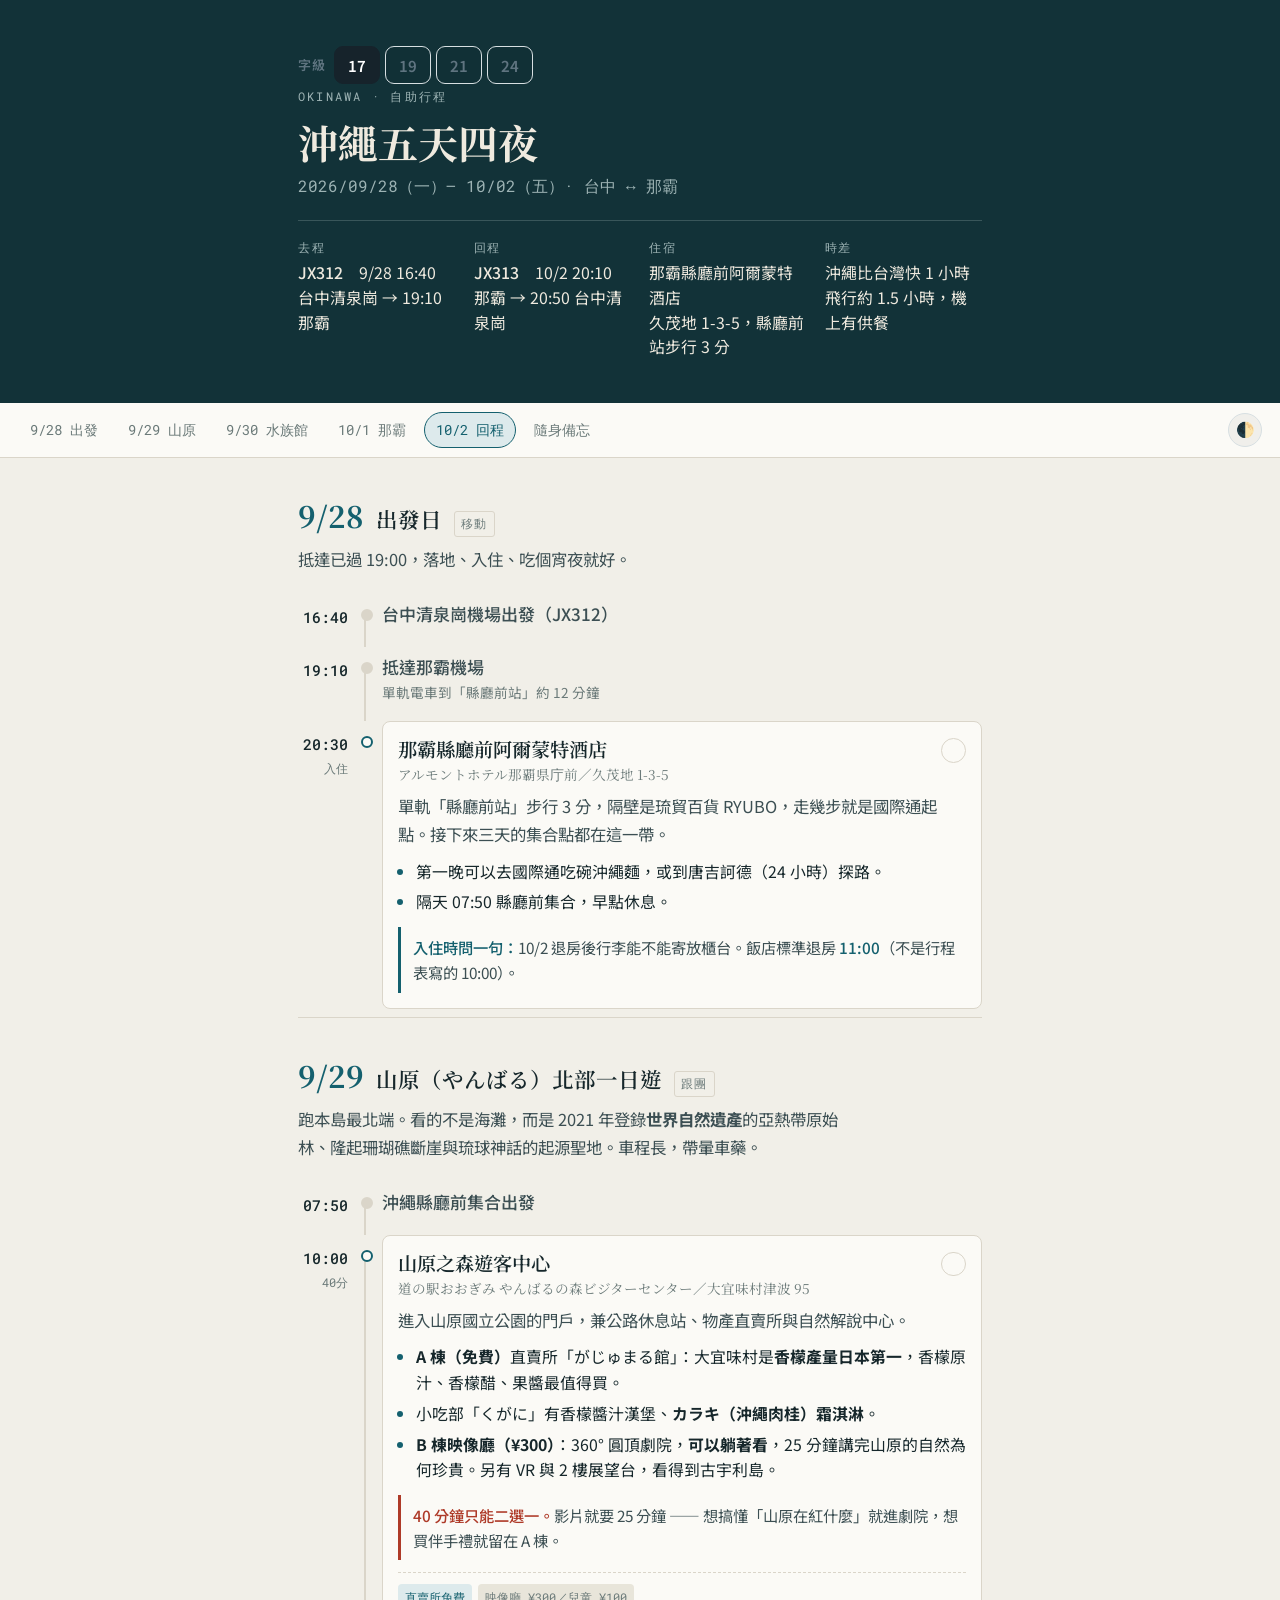
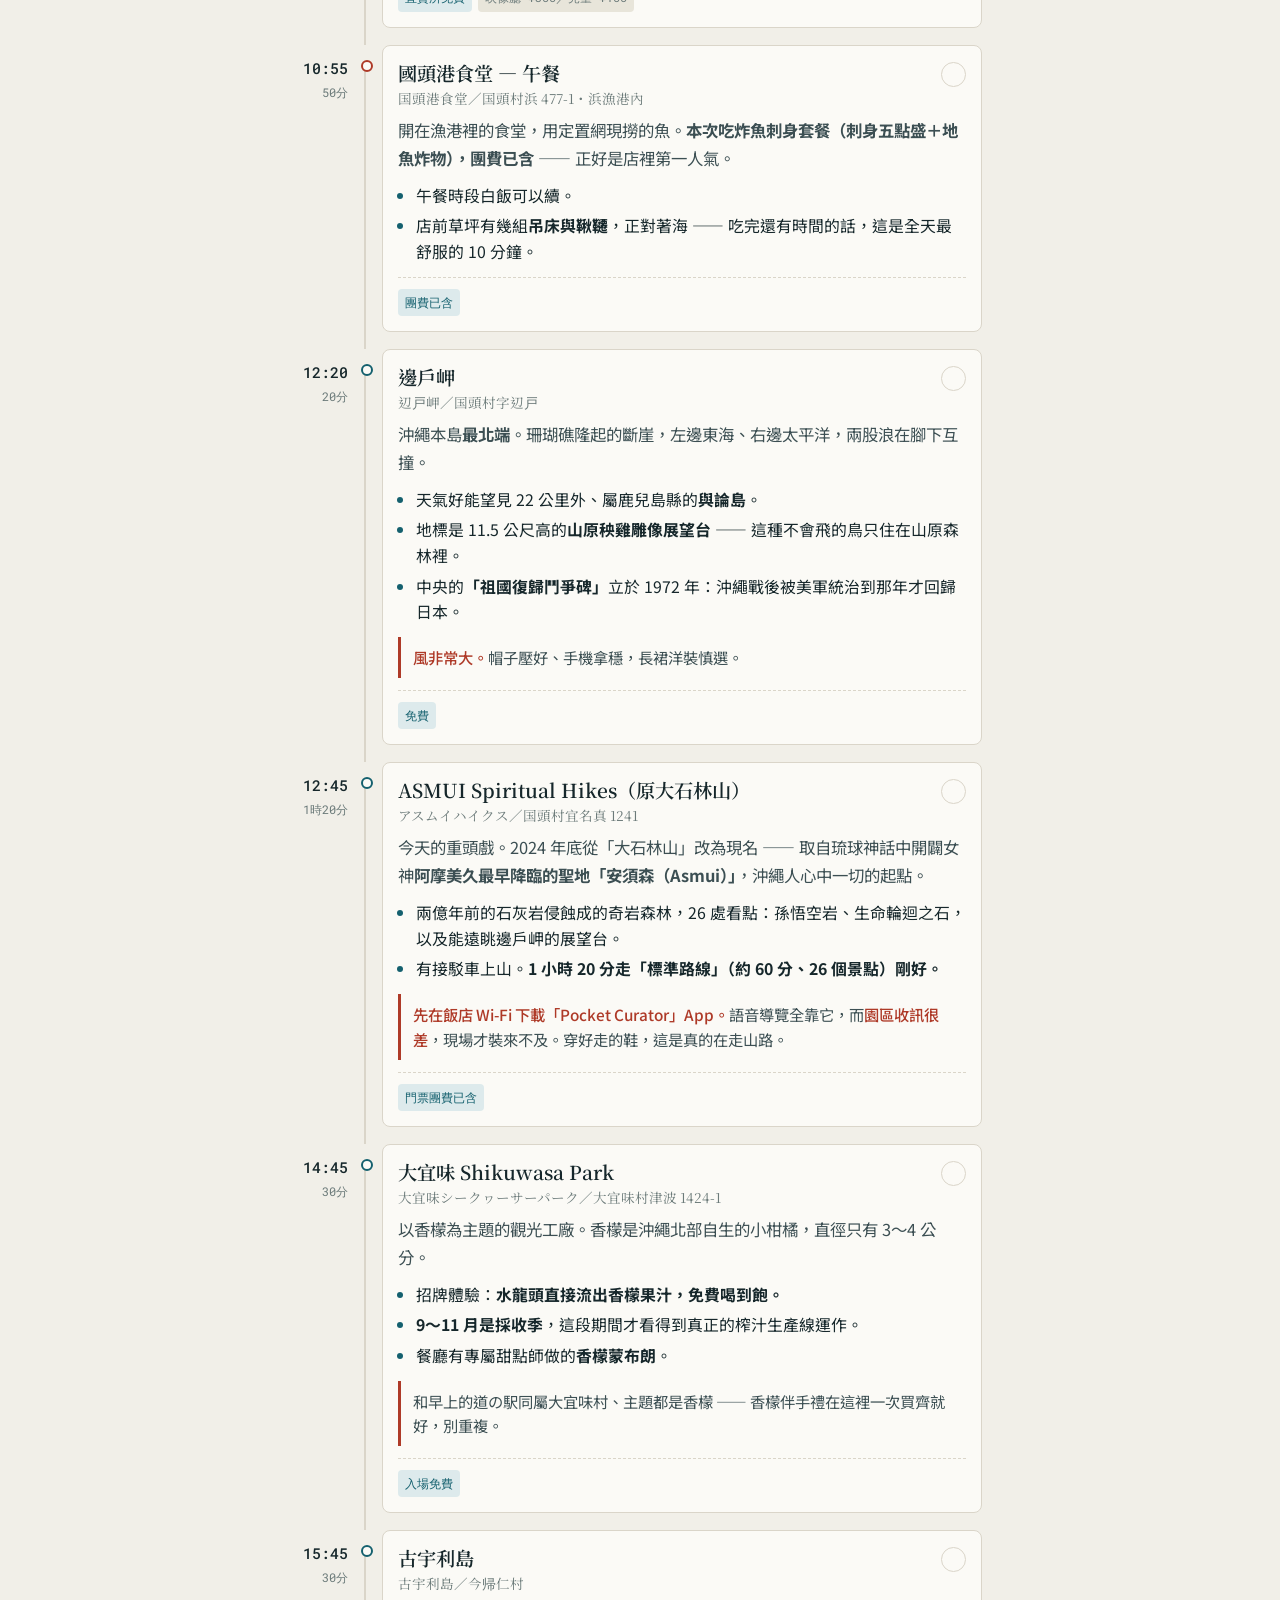
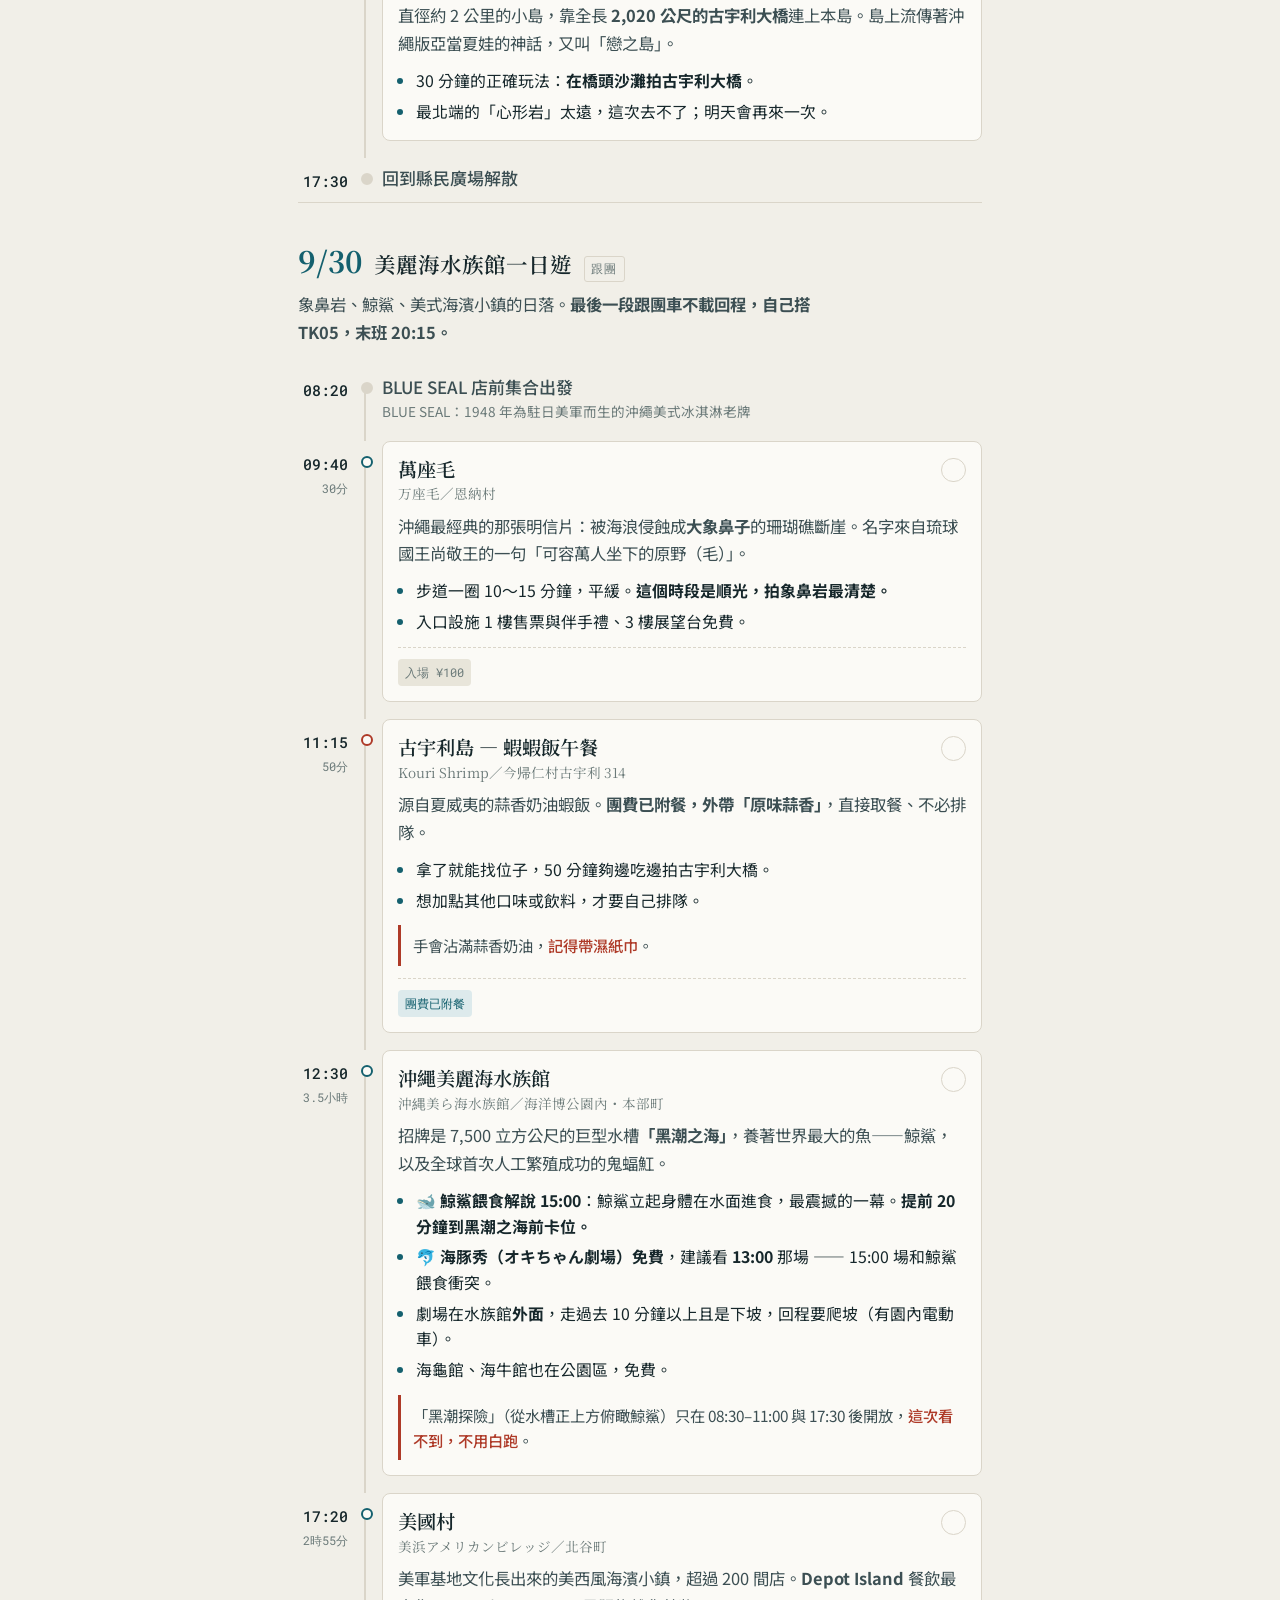
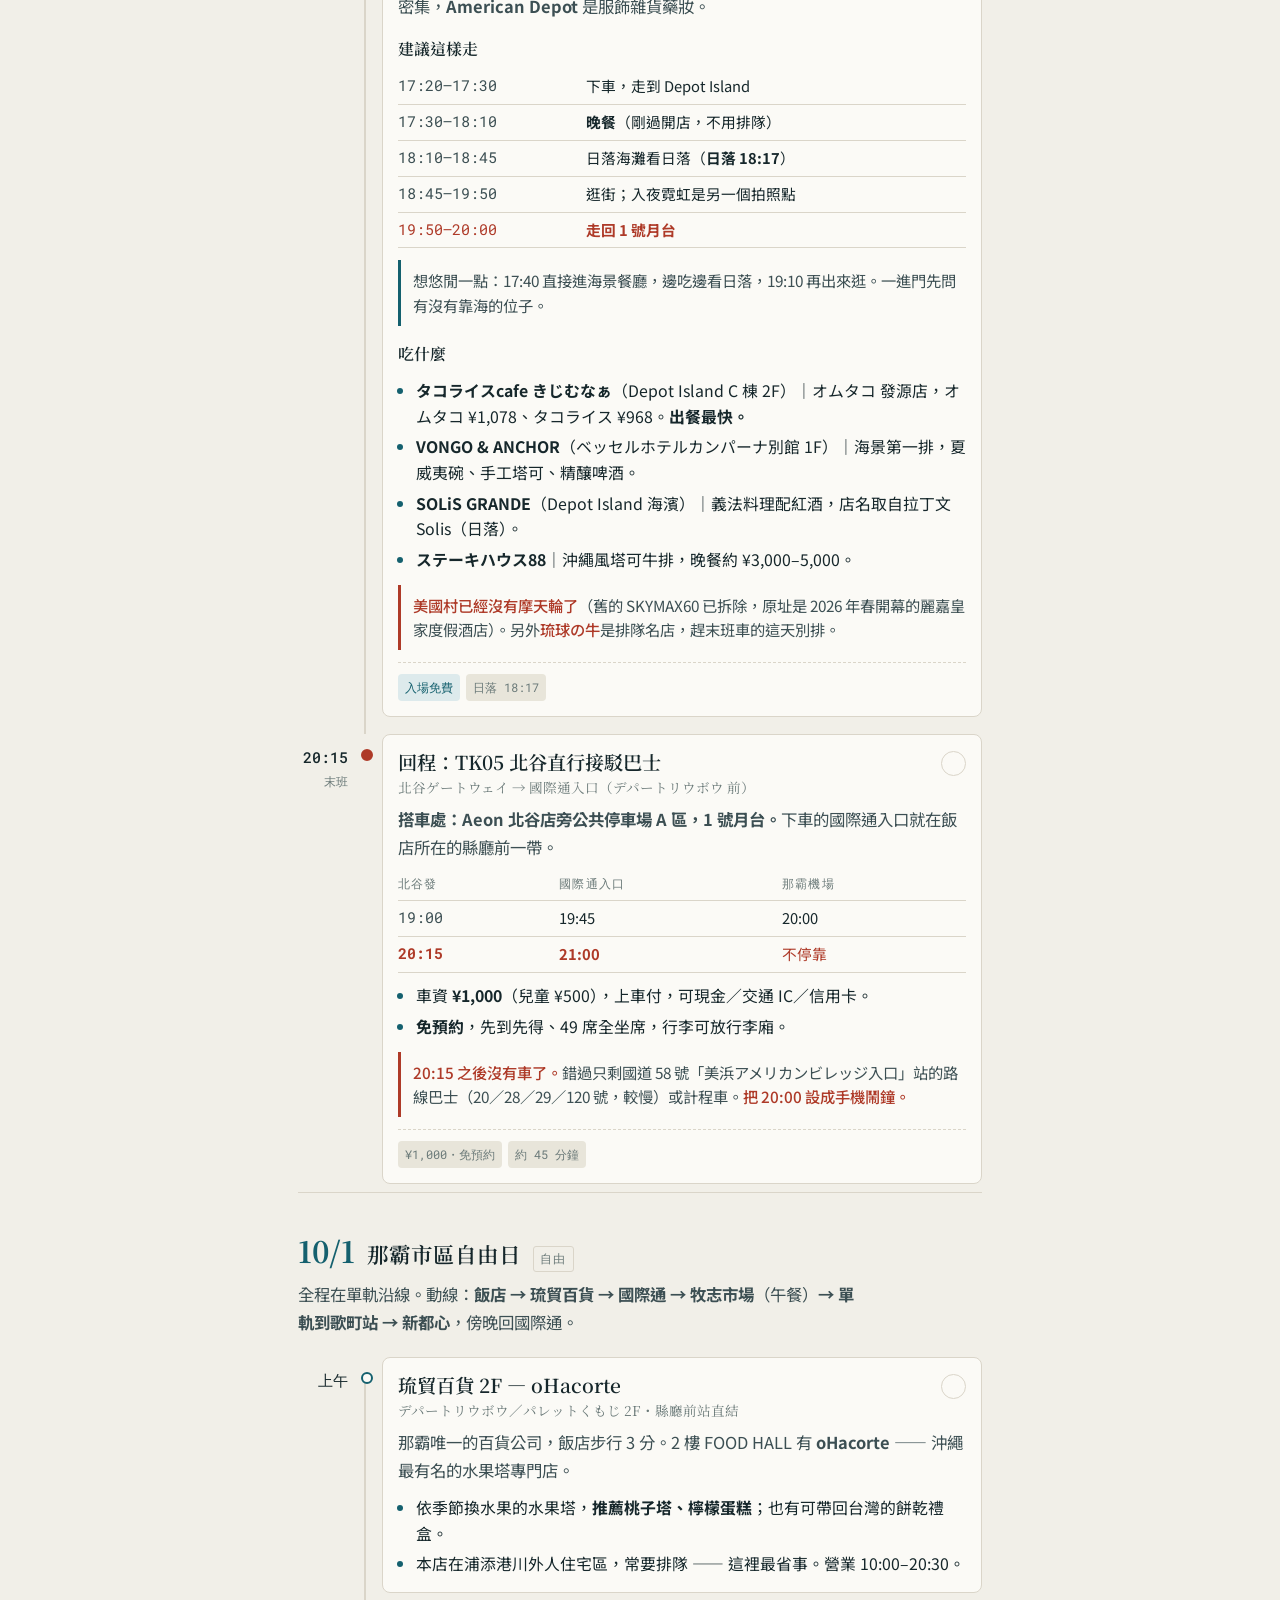
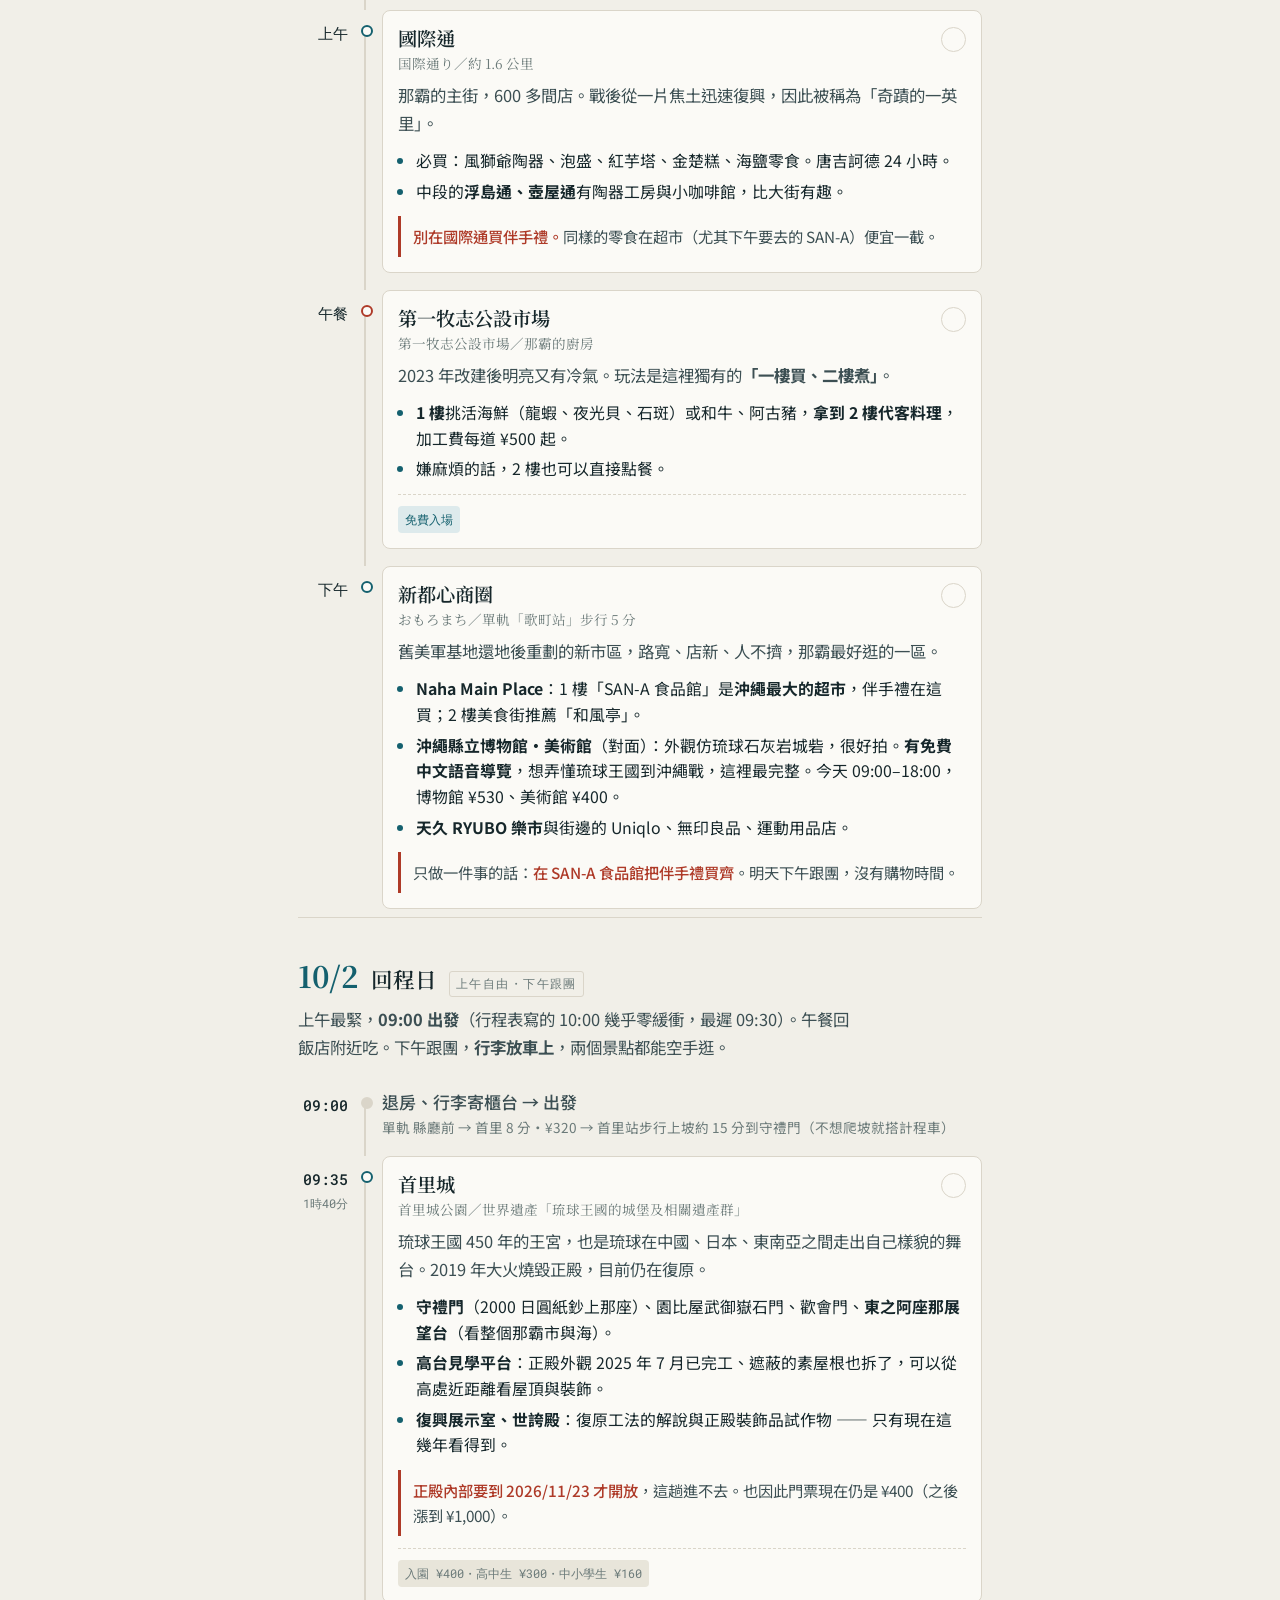
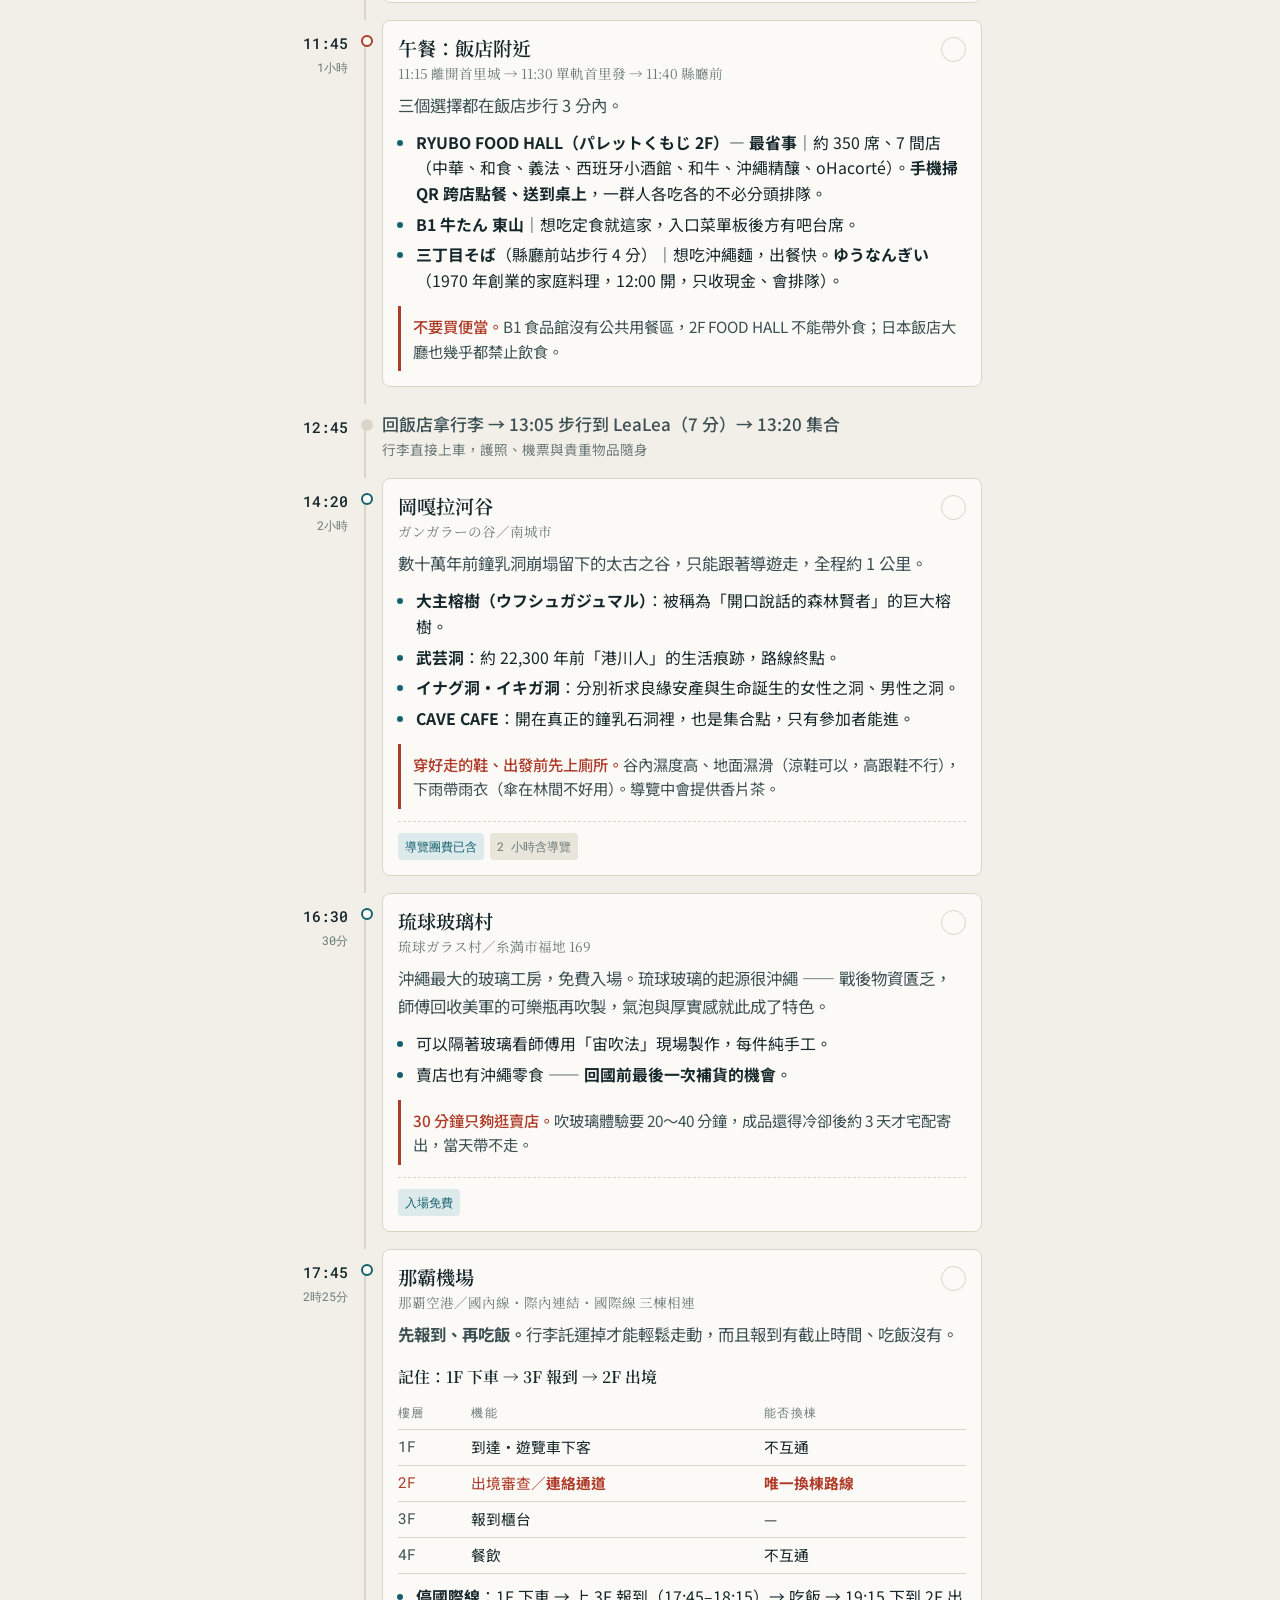
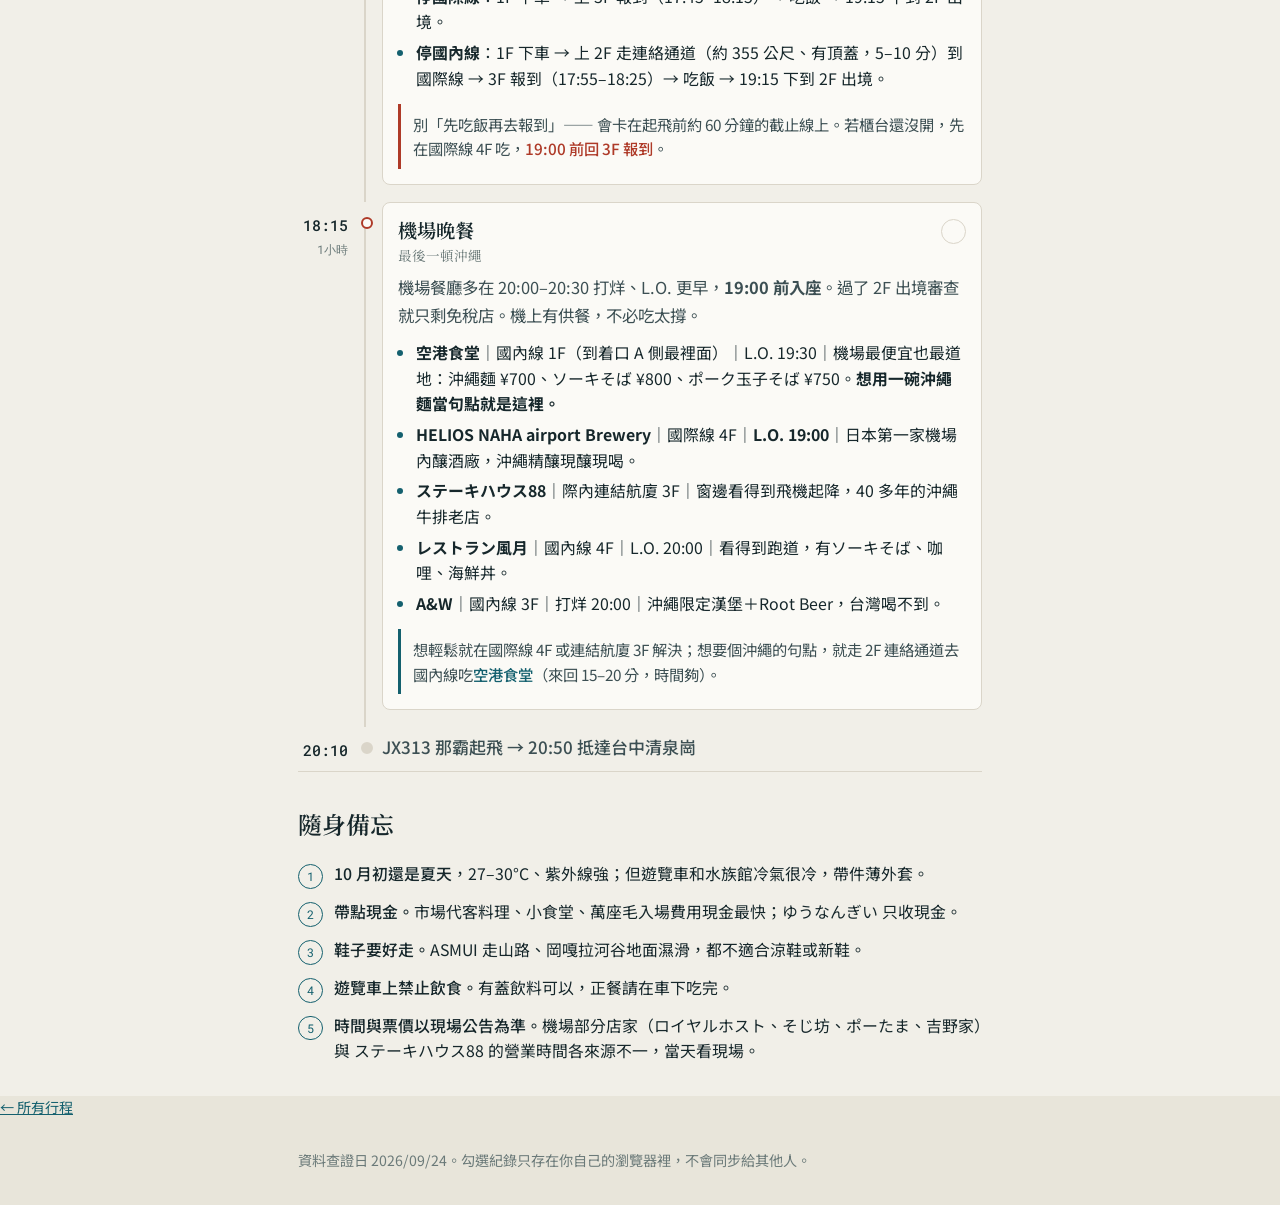
<file: okinawa-2026/index.html>
<!DOCTYPE html>
<html lang="zh-Hant">
<head>
<meta charset="utf-8">
<meta name="viewport" content="width=device-width, initial-scale=1">
<meta name="color-scheme" content="light dark">
<meta name="robots" content="noindex, nofollow">
<link rel="stylesheet" href="https://fonts.googleapis.com/css2?family=Noto+Sans+TC:wght@400;500;700&family=Noto+Serif+TC:wght@600;700&family=Roboto+Mono:wght@400;500&display=swap">
<title>沖繩五天四夜</title>
<script>try{var d=document.documentElement,t=localStorage.getItem("travelsite.theme");if(t==="light"||t==="dark")d.setAttribute("data-theme",t);var f=parseFloat(localStorage.getItem("travelsite.fontscale"));if(f>0)d.style.setProperty("--fs",f/15);}catch(e){}</script>
<link rel="stylesheet" href="../assets/theme.css">
<script defer src="../assets/theme.js"></script>
<style>
  :root{
    --ground:#F1EFE8; --surface:#FBFAF6; --surface-2:#E8E5DA;
    --ink:#16272B; --ink-soft:#3C4F53; --muted:#6B7A79; --line:#DAD5C9;
    --accent:#AE3A28; --accent-soft:#F4E2DD;
    --sea:#14606E; --sea-soft:#DDEAEC; --on-sea:#FFFFFF;
    --band:#123238; --band-ink:#EFEADF; --band-dim:#9DB3B4;
  }
  @media (prefers-color-scheme: dark){
    :root:not([data-theme="light"]){
      --ground:#0E1518; --surface:#162024; --surface-2:#1E2A2E;
      --ink:#E8E4D9; --ink-soft:#C3CBC9; --muted:#A4B3B1; --line:#2A393D;
      --accent:#E58068; --accent-soft:#3A211C;
      --sea:#6FBDCA; --sea-soft:#14282D; --on-sea:#0B1A1E;
      --band:#081215; --band-ink:#E8E4D9; --band-dim:#92A8AA;
    }
  }
  :root[data-theme="dark"]{
    --ground:#0E1518; --surface:#162024; --surface-2:#1E2A2E;
    --ink:#E8E4D9; --ink-soft:#C3CBC9; --muted:#A4B3B1; --line:#2A393D;
    --accent:#E58068; --accent-soft:#3A211C;
    --sea:#6FBDCA; --sea-soft:#14282D; --on-sea:#0B1A1E;
    --band:#081215; --band-ink:#E8E4D9; --band-dim:#92A8AA;
  }

  *{box-sizing:border-box}
  body{
    margin:0; background:var(--ground); color:var(--ink);
    font-family:"Noto Sans TC","Hiragino Sans","Yu Gothic","Microsoft JhengHei",system-ui,sans-serif;
    font-size:calc(15px * var(--fs)); line-height:1.7; -webkit-text-size-adjust:100%;
  }
  .wrap{max-width:720px;margin:0 auto;padding-inline:18px}

  .masthead{background:var(--band);color:var(--band-ink)}
  .masthead .wrap{padding-block:32px 26px}
  .eyebrow{font-family:"Roboto Mono",ui-monospace,monospace;font-size:calc(11px * var(--fs));letter-spacing:.18em;text-transform:uppercase;color:var(--band-dim);margin:0 0 10px}
  h1{font-family:"Noto Serif TC",serif;font-weight:700;font-size:clamp(28px,7.5vw,40px);line-height:1.25;margin:0 0 6px;text-wrap:balance}
  .dates{font-family:"Roboto Mono",ui-monospace,monospace;font-size:calc(14px * var(--fs));color:var(--band-dim);margin:0 0 20px;font-variant-numeric:tabular-nums}
  .facts{display:grid;grid-template-columns:repeat(auto-fit,minmax(150px,1fr));gap:13px 18px;border-top:1px solid rgba(157,179,180,.28);padding-top:17px}
  .fact dt{font-family:"Roboto Mono",ui-monospace,monospace;font-size:calc(10.5px * var(--fs));letter-spacing:.14em;text-transform:uppercase;color:var(--band-dim);margin:0 0 3px}
  .fact dd{margin:0;font-size:calc(14px * var(--fs));line-height:1.55}
  .fact dd b{font-weight:500}

  .daynav{position:sticky;top:env(safe-area-inset-top,0px);z-index:20;background:var(--surface);border-bottom:1px solid var(--line)}
  .daynav .themebar{padding-right:18px}
  .daynav .scroller{display:flex;gap:6px;overflow-x:auto;padding:9px 18px;scrollbar-width:none;-webkit-overflow-scrolling:touch}
  .daynav .scroller::-webkit-scrollbar{display:none}
  .chip{flex:0 0 auto;text-decoration:none;white-space:nowrap;font-family:"Roboto Mono",ui-monospace,monospace;font-size:calc(12.5px * var(--fs));color:var(--muted);padding:5px 11px;border-radius:999px;border:1px solid transparent;font-variant-numeric:tabular-nums}
  .chip:hover{color:var(--ink)}
  .chip.on{background:var(--sea-soft);color:var(--sea);border-color:var(--sea)}
  .chip:focus-visible{outline:2px solid var(--accent);outline-offset:2px}

  .day{padding-block:32px 8px;border-top:1px solid var(--line)}
  .day:first-of-type{border-top:0}
  .dayhead{display:flex;align-items:baseline;gap:12px;flex-wrap:wrap;margin-bottom:6px}
  .daynum{font-family:"Noto Serif TC",serif;font-weight:700;font-size:calc(26px * var(--fs));color:var(--sea);font-variant-numeric:tabular-nums}
  .daytitle{font-family:"Noto Serif TC",serif;font-weight:600;font-size:calc(19px * var(--fs));margin:0}
  .daykind{font-family:"Roboto Mono",ui-monospace,monospace;font-size:calc(10.5px * var(--fs));letter-spacing:.12em;text-transform:uppercase;color:var(--muted);border:1px solid var(--line);border-radius:3px;padding:2px 6px}
  .daylede{color:var(--ink-soft);margin:0 0 20px;font-size:calc(14.5px * var(--fs));max-width:62ch}

  .stops{display:flex;flex-direction:column;gap:17px}
  .stop{display:grid;grid-template-columns:50px 12px minmax(0,1fr);gap:0 11px;position:relative}
  .rail{text-align:right;padding-top:11px}
  .time{font-family:"Roboto Mono",ui-monospace,monospace;font-size:calc(13px * var(--fs));font-weight:500;color:var(--ink);font-variant-numeric:tabular-nums;display:block}
  .dur{font-family:"Roboto Mono",ui-monospace,monospace;font-size:calc(10.5px * var(--fs));color:var(--muted);display:block;margin-top:2px}
  .spine{position:relative}
  .spine::before{content:"";position:absolute;left:5px;top:16px;width:2px;bottom:-17px;background:var(--line)}
  .stop:last-child .spine::before{display:none}
  .spine::after{content:"";position:absolute;left:2px;top:15px;width:8px;height:8px;border-radius:50%;background:var(--surface);border:2px solid var(--sea)}
  .stop[data-kind="move"] .spine::after{border-color:var(--line);background:var(--line)}
  .stop[data-kind="eat"] .spine::after{border-color:var(--accent)}
  .stop[data-kind="bus"] .spine::after{border-color:var(--accent);background:var(--accent)}

  .card{background:var(--surface);border:1px solid var(--line);border-radius:8px;padding:14px 15px 15px}
  .stop[data-kind="move"] .card{background:transparent;border:0;padding:8px 0 0}
  .cardhead{display:flex;align-items:flex-start;gap:10px}
  .cardhead .names{flex:1;min-width:0}
  h3{font-family:"Noto Serif TC",serif;font-weight:600;font-size:calc(17px * var(--fs));margin:0;line-height:1.4;text-wrap:balance}
  .stop[data-kind="move"] h3{font-family:inherit;font-weight:500;font-size:calc(15px * var(--fs));color:var(--ink-soft)}
  .jp{display:block;font-size:calc(12px * var(--fs));color:var(--muted);margin-top:2px;font-weight:400}
  .lede{margin:9px 0 0;color:var(--ink-soft);font-size:calc(14.5px * var(--fs))}
  ul.points{margin:10px 0 0;padding-left:1.05em;display:flex;flex-direction:column;gap:5px}
  ul.points li{font-size:calc(14px * var(--fs));line-height:1.62}
  ul.points li::marker{color:var(--sea)}
  .note{margin-top:12px;padding:8px 0 8px 12px;border-left:3px solid var(--accent);font-size:calc(13.5px * var(--fs));line-height:1.62;color:var(--ink-soft)}
  .note b{color:var(--accent);font-weight:500}
  .note.calm{border-left-color:var(--sea)}
  .note.calm b{color:var(--sea)}
  .meta{display:flex;flex-wrap:wrap;gap:6px;margin-top:12px;padding-top:11px;border-top:1px dashed var(--line)}
  .tag{font-family:"Roboto Mono",ui-monospace,monospace;font-size:calc(11px * var(--fs));color:var(--muted);background:var(--surface-2);border-radius:4px;padding:3px 7px;font-variant-numeric:tabular-nums}
  .tag.free{color:var(--sea);background:var(--sea-soft)}
  .tag.warn{color:var(--accent);background:var(--accent-soft)}

  .subhead{font-family:"Noto Serif TC",serif;font-weight:600;font-size:calc(14px * var(--fs));margin:15px 0 4px;color:var(--ink)}
  .tablewrap{overflow-x:auto;margin-top:6px;-webkit-overflow-scrolling:touch}
  table.mini{border-collapse:collapse;width:100%;min-width:250px;font-size:calc(13px * var(--fs))}
  table.mini th,table.mini td{border-bottom:1px solid var(--line);padding:6px 10px 6px 0;text-align:left;vertical-align:top}
  table.mini th{font-family:"Roboto Mono",ui-monospace,monospace;font-size:calc(10.5px * var(--fs));letter-spacing:.1em;text-transform:uppercase;color:var(--muted);font-weight:400;white-space:nowrap}
  table.mini td{font-variant-numeric:tabular-nums;line-height:1.55}
  table.mini td:first-child{font-family:"Roboto Mono",ui-monospace,monospace;white-space:nowrap;color:var(--ink-soft)}
  table.mini tr.hi td,table.mini tr.hi td b{color:var(--accent)}

  .tick{flex:0 0 auto;width:calc(22px * var(--fs));height:calc(22px * var(--fs));margin-top:2px;border-radius:50%;border:1.5px solid var(--line);background:transparent;cursor:pointer;display:grid;place-items:center;padding:0;color:transparent;font-size:calc(12px * var(--fs));line-height:1;transition:border-color .15s,color .15s,background .15s}
  .tick:hover{border-color:var(--sea)}
  .tick:focus-visible{outline:2px solid var(--accent);outline-offset:2px}
  .tick[aria-pressed="true"]{background:var(--sea);border-color:var(--sea);color:var(--on-sea)}
  .stop.done .card{opacity:.6}
  .stop.done h3{text-decoration:line-through;text-decoration-thickness:1px;text-decoration-color:var(--muted)}

  .block{padding-block:32px;border-top:1px solid var(--line)}
  h2{font-family:"Noto Serif TC",serif;font-weight:600;font-size:calc(21px * var(--fs));margin:0 0 16px;text-wrap:balance}
  .memo{list-style:none;margin:0;padding:0;display:grid;gap:10px}
  .memo li{display:grid;grid-template-columns:26px 1fr;gap:10px;align-items:start;font-size:calc(14px * var(--fs));line-height:1.62}
  .memo .n{font-family:"Roboto Mono",ui-monospace,monospace;font-size:calc(11px * var(--fs));color:var(--sea);border:1px solid var(--sea);border-radius:50%;width:calc(22px * var(--fs));height:calc(22px * var(--fs));display:grid;place-items:center;margin-top:3px}
  .memo b{font-weight:500}

  footer{background:var(--surface-2);color:var(--muted);font-size:calc(12.5px * var(--fs));line-height:1.65}
  footer .wrap{padding-block:20px 26px}
  footer p{margin:0 0 6px}
  footer b{color:var(--ink-soft);font-weight:500}
  a{color:var(--sea)}

  @media (prefers-reduced-motion: reduce){*{transition:none!important;animation:none!important;scroll-behavior:auto!important}}
  html{scroll-behavior:smooth}
  .day,.block{scroll-margin-top:52px}
</style>
</head>
<body>

<header class="masthead">
  <div class="wrap">
    <div class="fsbar">
      <span class="fslabel">字級</span>
      <div class="fsgroup" id="fsGroup" role="group" aria-label="字級">
        <button class="fsbtn" type="button" data-px="17" aria-pressed="true">17</button>
        <button class="fsbtn" type="button" data-px="19" aria-pressed="false">19</button>
        <button class="fsbtn" type="button" data-px="21" aria-pressed="false">21</button>
        <button class="fsbtn" type="button" data-px="24" aria-pressed="false">24</button>
      </div>
    </div>
    <p class="eyebrow">Okinawa · 自助行程</p>
    <h1>沖繩五天四夜</h1>
    <p class="dates">2026/09/28（一）– 10/02（五）· 台中 ↔ 那霸</p>
    <dl class="facts">
      <div class="fact"><dt>去程</dt><dd><b>JX312</b>　9/28 16:40 台中清泉崗 → 19:10 那霸</dd></div>
      <div class="fact"><dt>回程</dt><dd><b>JX313</b>　10/2 20:10 那霸 → 20:50 台中清泉崗</dd></div>
      <div class="fact"><dt>住宿</dt><dd>那霸縣廳前阿爾蒙特酒店<br>久茂地 1-3-5，縣廳前站步行 3 分</dd></div>
      <div class="fact"><dt>時差</dt><dd>沖繩比台灣快 1 小時<br>飛行約 1.5 小時，機上有供餐</dd></div>
    </dl>
  </div>
</header>

<nav class="daynav" aria-label="日期導覽">
  <div class="themebar">
  <div class="scroller">
    <a class="chip" href="#d0928">9/28 出發</a>
    <a class="chip" href="#d0929">9/29 山原</a>
    <a class="chip" href="#d0930">9/30 水族館</a>
    <a class="chip" href="#d1001">10/1 那霸</a>
    <a class="chip" href="#d1002">10/2 回程</a>
    <a class="chip" href="#memo">隨身備忘</a>
  </div>
  <button id="themeBtn" class="themebtn" type="button" aria-label="切換明暗模式">◌</button>
  </div>
</nav>

<main class="wrap">

  <section class="day" id="d0928">
    <div class="dayhead"><span class="daynum">9/28</span><h2 class="daytitle">出發日</h2><span class="daykind">移動</span></div>
    <p class="daylede">抵達已過 19:00，落地、入住、吃個宵夜就好。</p>
    <div class="stops">
      <div class="stop" data-kind="move" data-id="a1"><div class="rail"><span class="time">16:40</span></div><div class="spine"></div><div class="card"><div class="cardhead"><div class="names"><h3>台中清泉崗機場出發（JX312）</h3></div></div></div></div>
      <div class="stop" data-kind="move" data-id="a2"><div class="rail"><span class="time">19:10</span></div><div class="spine"></div><div class="card"><div class="cardhead"><div class="names"><h3>抵達那霸機場</h3><span class="jp">單軌電車到「縣廳前站」約 12 分鐘</span></div></div></div></div>
      <div class="stop" data-id="a3">
        <div class="rail"><span class="time">20:30</span><span class="dur">入住</span></div><div class="spine"></div>
        <div class="card">
          <div class="cardhead"><div class="names"><h3>那霸縣廳前阿爾蒙特酒店<span class="jp">アルモントホテル那覇県庁前／久茂地 1-3-5</span></h3></div><button class="tick" type="button" aria-pressed="false" aria-label="標記已完成">✓</button></div>
          <p class="lede">單軌「縣廳前站」步行 3 分，隔壁是琉貿百貨 RYUBO，走幾步就是國際通起點。接下來三天的集合點都在這一帶。</p>
          <ul class="points">
            <li>第一晚可以去國際通吃碗沖繩麵，或到唐吉訶德（24 小時）探路。</li>
            <li>隔天 07:50 縣廳前集合，早點休息。</li>
          </ul>
          <div class="note calm"><b>入住時問一句：</b>10/2 退房後行李能不能寄放櫃台。飯店標準退房 <b>11:00</b>（不是行程表寫的 10:00）。</div>
        </div>
      </div>
    </div>
  </section>

  <section class="day" id="d0929">
    <div class="dayhead"><span class="daynum">9/29</span><h2 class="daytitle">山原（やんばる）北部一日遊</h2><span class="daykind">跟團</span></div>
    <p class="daylede">跑本島最北端。看的不是海灘，而是 2021 年登錄<b>世界自然遺產</b>的亞熱帶原始林、隆起珊瑚礁斷崖與琉球神話的起源聖地。車程長，帶暈車藥。</p>
    <div class="stops">
      <div class="stop" data-kind="move" data-id="b0"><div class="rail"><span class="time">07:50</span></div><div class="spine"></div><div class="card"><div class="cardhead"><div class="names"><h3>沖繩縣廳前集合出發</h3></div></div></div></div>

      <div class="stop" data-id="b1">
        <div class="rail"><span class="time">10:00</span><span class="dur">40分</span></div><div class="spine"></div>
        <div class="card">
          <div class="cardhead"><div class="names"><h3>山原之森遊客中心<span class="jp">道の駅おおぎみ やんばるの森ビジターセンター／大宜味村津波 95</span></h3></div><button class="tick" type="button" aria-pressed="false" aria-label="標記已完成">✓</button></div>
          <p class="lede">進入山原國立公園的門戶，兼公路休息站、物產直賣所與自然解說中心。</p>
          <ul class="points">
            <li><b>A 棟（免費）</b>直賣所「がじゅまる館」：大宜味村是<b>香檬產量日本第一</b>，香檬原汁、香檬醋、果醬最值得買。</li>
            <li>小吃部「くがに」有香檬醬汁漢堡、<b>カラキ（沖繩肉桂）霜淇淋</b>。</li>
            <li><b>B 棟映像廳（¥300）</b>：360° 圓頂劇院，<b>可以躺著看</b>，25 分鐘講完山原的自然為何珍貴。另有 VR 與 2 樓展望台，看得到古宇利島。</li>
          </ul>
          <div class="note"><b>40 分鐘只能二選一。</b>影片就要 25 分鐘 —— 想搞懂「山原在紅什麼」就進劇院，想買伴手禮就留在 A 棟。</div>
          <div class="meta"><span class="tag free">直賣所免費</span><span class="tag">映像廳 ¥300／兒童 ¥100</span></div>
        </div>
      </div>

      <div class="stop" data-kind="eat" data-id="b2">
        <div class="rail"><span class="time">10:55</span><span class="dur">50分</span></div><div class="spine"></div>
        <div class="card">
          <div class="cardhead"><div class="names"><h3>國頭港食堂 — 午餐<span class="jp">国頭港食堂／国頭村浜 477-1・浜漁港內</span></h3></div><button class="tick" type="button" aria-pressed="false" aria-label="標記已完成">✓</button></div>
          <p class="lede">開在漁港裡的食堂，用定置網現撈的魚。<b>本次吃炸魚刺身套餐（刺身五點盛＋地魚炸物），團費已含</b> —— 正好是店裡第一人氣。</p>
          <ul class="points">
            <li>午餐時段白飯可以續。</li>
            <li>店前草坪有幾組<b>吊床與鞦韆</b>，正對著海 —— 吃完還有時間的話，這是全天最舒服的 10 分鐘。</li>
          </ul>
          <div class="meta"><span class="tag free">團費已含</span></div>
        </div>
      </div>

      <div class="stop" data-id="b3">
        <div class="rail"><span class="time">12:20</span><span class="dur">20分</span></div><div class="spine"></div>
        <div class="card">
          <div class="cardhead"><div class="names"><h3>邊戶岬<span class="jp">辺戸岬／国頭村字辺戸</span></h3></div><button class="tick" type="button" aria-pressed="false" aria-label="標記已完成">✓</button></div>
          <p class="lede">沖繩本島<b>最北端</b>。珊瑚礁隆起的斷崖，左邊東海、右邊太平洋，兩股浪在腳下互撞。</p>
          <ul class="points">
            <li>天氣好能望見 22 公里外、屬鹿兒島縣的<b>與論島</b>。</li>
            <li>地標是 11.5 公尺高的<b>山原秧雞雕像展望台</b> —— 這種不會飛的鳥只住在山原森林裡。</li>
            <li>中央的<b>「祖國復歸鬥爭碑」</b>立於 1972 年：沖繩戰後被美軍統治到那年才回歸日本。</li>
          </ul>
          <div class="note"><b>風非常大。</b>帽子壓好、手機拿穩，長裙洋裝慎選。</div>
          <div class="meta"><span class="tag free">免費</span></div>
        </div>
      </div>

      <div class="stop" data-id="b4">
        <div class="rail"><span class="time">12:45</span><span class="dur">1時20分</span></div><div class="spine"></div>
        <div class="card">
          <div class="cardhead"><div class="names"><h3>ASMUI Spiritual Hikes（原大石林山）<span class="jp">アスムイハイクス／国頭村宜名真 1241</span></h3></div><button class="tick" type="button" aria-pressed="false" aria-label="標記已完成">✓</button></div>
          <p class="lede">今天的重頭戲。2024 年底從「大石林山」改為現名 —— 取自琉球神話中開闢女神<b>阿摩美久最早降臨的聖地「安須森（Asmui）」</b>，沖繩人心中一切的起點。</p>
          <ul class="points">
            <li>兩億年前的石灰岩侵蝕成的奇岩森林，26 處看點：孫悟空岩、生命輪迴之石，以及能遠眺邊戶岬的展望台。</li>
            <li>有接駁車上山。<b>1 小時 20 分走「標準路線」（約 60 分、26 個景點）剛好。</b></li>
          </ul>
          <div class="note"><b>先在飯店 Wi-Fi 下載「Pocket Curator」App。</b>語音導覽全靠它，而<b>園區收訊很差</b>，現場才裝來不及。穿好走的鞋，這是真的在走山路。</div>
          <div class="meta"><span class="tag free">門票團費已含</span></div>
        </div>
      </div>

      <div class="stop" data-id="b5">
        <div class="rail"><span class="time">14:45</span><span class="dur">30分</span></div><div class="spine"></div>
        <div class="card">
          <div class="cardhead"><div class="names"><h3>大宜味 Shikuwasa Park<span class="jp">大宜味シークヮーサーパーク／大宜味村津波 1424-1</span></h3></div><button class="tick" type="button" aria-pressed="false" aria-label="標記已完成">✓</button></div>
          <p class="lede">以香檬為主題的觀光工廠。香檬是沖繩北部自生的小柑橘，直徑只有 3～4 公分。</p>
          <ul class="points">
            <li>招牌體驗：<b>水龍頭直接流出香檬果汁，免費喝到飽。</b></li>
            <li><b>9～11 月是採收季</b>，這段期間才看得到真正的榨汁生產線運作。</li>
            <li>餐廳有專屬甜點師做的<b>香檬蒙布朗</b>。</li>
          </ul>
          <div class="note">和早上的道の駅同屬大宜味村、主題都是香檬 —— 香檬伴手禮在這裡一次買齊就好，別重複。</div>
          <div class="meta"><span class="tag free">入場免費</span></div>
        </div>
      </div>

      <div class="stop" data-id="b6">
        <div class="rail"><span class="time">15:45</span><span class="dur">30分</span></div><div class="spine"></div>
        <div class="card">
          <div class="cardhead"><div class="names"><h3>古宇利島<span class="jp">古宇利島／今帰仁村</span></h3></div><button class="tick" type="button" aria-pressed="false" aria-label="標記已完成">✓</button></div>
          <p class="lede">直徑約 2 公里的小島，靠全長 <b>2,020 公尺的古宇利大橋</b>連上本島。島上流傳著沖繩版亞當夏娃的神話，又叫「戀之島」。</p>
          <ul class="points">
            <li>30 分鐘的正確玩法：<b>在橋頭沙灘拍古宇利大橋</b>。</li>
            <li>最北端的「心形岩」太遠，這次去不了；明天會再來一次。</li>
          </ul>
        </div>
      </div>

      <div class="stop" data-kind="move" data-id="b7"><div class="rail"><span class="time">17:30</span></div><div class="spine"></div><div class="card"><div class="cardhead"><div class="names"><h3>回到縣民廣場解散</h3></div></div></div></div>
    </div>
  </section>

  <section class="day" id="d0930">
    <div class="dayhead"><span class="daynum">9/30</span><h2 class="daytitle">美麗海水族館一日遊</h2><span class="daykind">跟團</span></div>
    <p class="daylede">象鼻岩、鯨鯊、美式海濱小鎮的日落。<b>最後一段跟團車不載回程，自己搭 TK05，末班 20:15。</b></p>
    <div class="stops">
      <div class="stop" data-kind="move" data-id="c0"><div class="rail"><span class="time">08:20</span></div><div class="spine"></div><div class="card"><div class="cardhead"><div class="names"><h3>BLUE SEAL 店前集合出發</h3><span class="jp">BLUE SEAL：1948 年為駐日美軍而生的沖繩美式冰淇淋老牌</span></div></div></div></div>

      <div class="stop" data-id="c1">
        <div class="rail"><span class="time">09:40</span><span class="dur">30分</span></div><div class="spine"></div>
        <div class="card">
          <div class="cardhead"><div class="names"><h3>萬座毛<span class="jp">万座毛／恩納村</span></h3></div><button class="tick" type="button" aria-pressed="false" aria-label="標記已完成">✓</button></div>
          <p class="lede">沖繩最經典的那張明信片：被海浪侵蝕成<b>大象鼻子</b>的珊瑚礁斷崖。名字來自琉球國王尚敬王的一句「可容萬人坐下的原野（毛）」。</p>
          <ul class="points">
            <li>步道一圈 10～15 分鐘，平緩。<b>這個時段是順光，拍象鼻岩最清楚。</b></li>
            <li>入口設施 1 樓售票與伴手禮、3 樓展望台免費。</li>
          </ul>
          <div class="meta"><span class="tag">入場 ¥100</span></div>
        </div>
      </div>

      <div class="stop" data-kind="eat" data-id="c2">
        <div class="rail"><span class="time">11:15</span><span class="dur">50分</span></div><div class="spine"></div>
        <div class="card">
          <div class="cardhead"><div class="names"><h3>古宇利島 — 蝦蝦飯午餐<span class="jp">Kouri Shrimp／今帰仁村古宇利 314</span></h3></div><button class="tick" type="button" aria-pressed="false" aria-label="標記已完成">✓</button></div>
          <p class="lede">源自夏威夷的蒜香奶油蝦飯。<b>團費已附餐，外帶「原味蒜香」</b>，直接取餐、不必排隊。</p>
          <ul class="points">
            <li>拿了就能找位子，50 分鐘夠邊吃邊拍古宇利大橋。</li>
            <li>想加點其他口味或飲料，才要自己排隊。</li>
          </ul>
          <div class="note">手會沾滿蒜香奶油，<b>記得帶濕紙巾</b>。</div>
          <div class="meta"><span class="tag free">團費已附餐</span></div>
        </div>
      </div>

      <div class="stop" data-id="c3">
        <div class="rail"><span class="time">12:30</span><span class="dur">3.5小時</span></div><div class="spine"></div>
        <div class="card">
          <div class="cardhead"><div class="names"><h3>沖繩美麗海水族館<span class="jp">沖縄美ら海水族館／海洋博公園內・本部町</span></h3></div><button class="tick" type="button" aria-pressed="false" aria-label="標記已完成">✓</button></div>
          <p class="lede">招牌是 7,500 立方公尺的巨型水槽<b>「黑潮之海」</b>，養著世界最大的魚——鯨鯊，以及全球首次人工繁殖成功的鬼蝠魟。</p>
          <ul class="points">
            <li><b>🐋 鯨鯊餵食解說 15:00</b>：鯨鯊立起身體在水面進食，最震撼的一幕。<b>提前 20 分鐘到黑潮之海前卡位。</b></li>
            <li><b>🐬 海豚秀（オキちゃん劇場）免費</b>，建議看 <b>13:00</b> 那場 —— 15:00 場和鯨鯊餵食衝突。</li>
            <li>劇場在水族館<b>外面</b>，走過去 10 分鐘以上且是下坡，回程要爬坡（有園內電動車）。</li>
            <li>海龜館、海牛館也在公園區，免費。</li>
          </ul>
          <div class="note">「黑潮探險」（從水槽正上方俯瞰鯨鯊）只在 08:30–11:00 與 17:30 後開放，<b>這次看不到，不用白跑</b>。</div>
        </div>
      </div>

      <div class="stop" data-id="c4">
        <div class="rail"><span class="time">17:20</span><span class="dur">2時55分</span></div><div class="spine"></div>
        <div class="card">
          <div class="cardhead"><div class="names"><h3>美國村<span class="jp">美浜アメリカンビレッジ／北谷町</span></h3></div><button class="tick" type="button" aria-pressed="false" aria-label="標記已完成">✓</button></div>
          <p class="lede">美軍基地文化長出來的美西風海濱小鎮，超過 200 間店。<b>Depot Island</b> 餐飲最密集，<b>American Depot</b> 是服飾雜貨藥妝。</p>

          <p class="subhead">建議這樣走</p>
          <div class="tablewrap"><table class="mini">
            <tr><td>17:20–17:30</td><td>下車，走到 Depot Island</td></tr>
            <tr><td>17:30–18:10</td><td><b>晚餐</b>（剛過開店，不用排隊）</td></tr>
            <tr><td>18:10–18:45</td><td>日落海灘看日落（<b>日落 18:17</b>）</td></tr>
            <tr><td>18:45–19:50</td><td>逛街；入夜霓虹是另一個拍照點</td></tr>
            <tr class="hi"><td>19:50–20:00</td><td><b>走回 1 號月台</b></td></tr>
          </table></div>
          <div class="note calm">想悠閒一點：17:40 直接進海景餐廳，邊吃邊看日落，19:10 再出來逛。一進門先問有沒有靠海的位子。</div>

          <p class="subhead">吃什麼</p>
          <ul class="points">
            <li><b>タコライスcafe きじむなぁ</b>（Depot Island C 棟 2F）｜オムタコ 發源店，オムタコ ¥1,078、タコライス ¥968。<b>出餐最快。</b></li>
            <li><b>VONGO &amp; ANCHOR</b>（ベッセルホテルカンパーナ別館 1F）｜海景第一排，夏威夷碗、手工塔可、精釀啤酒。</li>
            <li><b>SOLiS GRANDE</b>（Depot Island 海濱）｜義法料理配紅酒，店名取自拉丁文 Solis（日落）。</li>
            <li><b>ステーキハウス88</b>｜沖繩風塔可牛排，晚餐約 ¥3,000–5,000。</li>
          </ul>
          <div class="note"><b>美國村已經沒有摩天輪了</b>（舊的 SKYMAX60 已拆除，原址是 2026 年春開幕的麗嘉皇家度假酒店）。另外<b>琉球の牛</b>是排隊名店，趕末班車的這天別排。</div>
          <div class="meta"><span class="tag free">入場免費</span><span class="tag">日落 18:17</span></div>
        </div>
      </div>

      <div class="stop" data-kind="bus" data-id="c5">
        <div class="rail"><span class="time">20:15</span><span class="dur">末班</span></div><div class="spine"></div>
        <div class="card">
          <div class="cardhead"><div class="names"><h3>回程：TK05 北谷直行接駁巴士<span class="jp">北谷ゲートウェイ → 國際通入口（デパートリウボウ 前）</span></h3></div><button class="tick" type="button" aria-pressed="false" aria-label="標記已完成">✓</button></div>
          <p class="lede"><b>搭車處：Aeon 北谷店旁公共停車場 A 區，1 號月台。</b>下車的國際通入口就在飯店所在的縣廳前一帶。</p>
          <div class="tablewrap"><table class="mini">
            <tr><th>北谷發</th><th>國際通入口</th><th>那霸機場</th></tr>
            <tr><td>19:00</td><td>19:45</td><td>20:00</td></tr>
            <tr class="hi"><td><b>20:15</b></td><td><b>21:00</b></td><td>不停靠</td></tr>
          </table></div>
          <ul class="points">
            <li>車資 <b>¥1,000</b>（兒童 ¥500），上車付，可現金／交通 IC／信用卡。</li>
            <li><b>免預約</b>，先到先得、49 席全坐席，行李可放行李廂。</li>
          </ul>
          <div class="note"><b>20:15 之後沒有車了。</b>錯過只剩國道 58 號「美浜アメリカンビレッジ入口」站的路線巴士（20／28／29／120 號，較慢）或計程車。<b>把 20:00 設成手機鬧鐘。</b></div>
          <div class="meta"><span class="tag">¥1,000・免預約</span><span class="tag">約 45 分鐘</span></div>
        </div>
      </div>
    </div>
  </section>

  <section class="day" id="d1001">
    <div class="dayhead"><span class="daynum">10/1</span><h2 class="daytitle">那霸市區自由日</h2><span class="daykind">自由</span></div>
    <p class="daylede">全程在單軌沿線。動線：<b>飯店 → 琉貿百貨 → 國際通 → 牧志市場</b>（午餐）<b>→ 單軌到歌町站 → 新都心</b>，傍晚回國際通。</p>
    <div class="stops">
      <div class="stop" data-id="e1">
        <div class="rail"><span class="time">上午</span></div><div class="spine"></div>
        <div class="card">
          <div class="cardhead"><div class="names"><h3>琉貿百貨 2F — oHacorte<span class="jp">デパートリウボウ／パレットくもじ 2F・縣廳前站直結</span></h3></div><button class="tick" type="button" aria-pressed="false" aria-label="標記已完成">✓</button></div>
          <p class="lede">那霸唯一的百貨公司，飯店步行 3 分。2 樓 FOOD HALL 有 <b>oHacorte</b> —— 沖繩最有名的水果塔專門店。</p>
          <ul class="points">
            <li>依季節換水果的水果塔，<b>推薦桃子塔、檸檬蛋糕</b>；也有可帶回台灣的餅乾禮盒。</li>
            <li>本店在浦添港川外人住宅區，常要排隊 —— 這裡最省事。營業 10:00–20:30。</li>
          </ul>
        </div>
      </div>

      <div class="stop" data-id="e2">
        <div class="rail"><span class="time">上午</span></div><div class="spine"></div>
        <div class="card">
          <div class="cardhead"><div class="names"><h3>國際通<span class="jp">国際通り／約 1.6 公里</span></h3></div><button class="tick" type="button" aria-pressed="false" aria-label="標記已完成">✓</button></div>
          <p class="lede">那霸的主街，600 多間店。戰後從一片焦土迅速復興，因此被稱為「奇蹟的一英里」。</p>
          <ul class="points">
            <li>必買：風獅爺陶器、泡盛、紅芋塔、金楚糕、海鹽零食。唐吉訶德 24 小時。</li>
            <li>中段的<b>浮島通、壺屋通</b>有陶器工房與小咖啡館，比大街有趣。</li>
          </ul>
          <div class="note"><b>別在國際通買伴手禮。</b>同樣的零食在超市（尤其下午要去的 SAN-A）便宜一截。</div>
        </div>
      </div>

      <div class="stop" data-kind="eat" data-id="e3">
        <div class="rail"><span class="time">午餐</span></div><div class="spine"></div>
        <div class="card">
          <div class="cardhead"><div class="names"><h3>第一牧志公設市場<span class="jp">第一牧志公設市場／那霸的廚房</span></h3></div><button class="tick" type="button" aria-pressed="false" aria-label="標記已完成">✓</button></div>
          <p class="lede">2023 年改建後明亮又有冷氣。玩法是這裡獨有的<b>「一樓買、二樓煮」</b>。</p>
          <ul class="points">
            <li><b>1 樓</b>挑活海鮮（龍蝦、夜光貝、石斑）或和牛、阿古豬，<b>拿到 2 樓代客料理</b>，加工費每道 ¥500 起。</li>
            <li>嫌麻煩的話，2 樓也可以直接點餐。</li>
          </ul>
          <div class="meta"><span class="tag free">免費入場</span></div>
        </div>
      </div>

      <div class="stop" data-id="e4">
        <div class="rail"><span class="time">下午</span></div><div class="spine"></div>
        <div class="card">
          <div class="cardhead"><div class="names"><h3>新都心商圈<span class="jp">おもろまち／單軌「歌町站」步行 5 分</span></h3></div><button class="tick" type="button" aria-pressed="false" aria-label="標記已完成">✓</button></div>
          <p class="lede">舊美軍基地還地後重劃的新市區，路寬、店新、人不擠，那霸最好逛的一區。</p>
          <ul class="points">
            <li><b>Naha Main Place</b>：1 樓「SAN-A 食品館」是<b>沖繩最大的超市</b>，伴手禮在這買；2 樓美食街推薦「和風亭」。</li>
            <li><b>沖繩縣立博物館・美術館</b>（對面）：外觀仿琉球石灰岩城砦，很好拍。<b>有免費中文語音導覽</b>，想弄懂琉球王國到沖繩戰，這裡最完整。今天 09:00–18:00，博物館 ¥530、美術館 ¥400。</li>
            <li><b>天久 RYUBO 樂市</b>與街邊的 Uniqlo、無印良品、運動用品店。</li>
          </ul>
          <div class="note">只做一件事的話：<b>在 SAN-A 食品館把伴手禮買齊</b>。明天下午跟團，沒有購物時間。</div>
        </div>
      </div>
    </div>
  </section>

  <section class="day" id="d1002">
    <div class="dayhead"><span class="daynum">10/2</span><h2 class="daytitle">回程日</h2><span class="daykind">上午自由・下午跟團</span></div>
    <p class="daylede">上午最緊，<b>09:00 出發</b>（行程表寫的 10:00 幾乎零緩衝，最遲 09:30）。午餐回飯店附近吃。下午跟團，<b>行李放車上</b>，兩個景點都能空手逛。</p>
    <div class="stops">
      <div class="stop" data-kind="move" data-id="f0"><div class="rail"><span class="time">09:00</span></div><div class="spine"></div><div class="card"><div class="cardhead"><div class="names"><h3>退房、行李寄櫃台 → 出發</h3><span class="jp">單軌 縣廳前 → 首里 8 分・¥320 → 首里站步行上坡約 15 分到守禮門（不想爬坡就搭計程車）</span></div></div></div></div>

      <div class="stop" data-id="f1">
        <div class="rail"><span class="time">09:35</span><span class="dur">1時40分</span></div><div class="spine"></div>
        <div class="card">
          <div class="cardhead"><div class="names"><h3>首里城<span class="jp">首里城公園／世界遺產「琉球王國的城堡及相關遺產群」</span></h3></div><button class="tick" type="button" aria-pressed="false" aria-label="標記已完成">✓</button></div>
          <p class="lede">琉球王國 450 年的王宮，也是琉球在中國、日本、東南亞之間走出自己樣貌的舞台。2019 年大火燒毀正殿，目前仍在復原。</p>
          <ul class="points">
            <li><b>守禮門</b>（2000 日圓紙鈔上那座）、園比屋武御嶽石門、歡會門、<b>東之阿座那展望台</b>（看整個那霸市與海）。</li>
            <li><b>高台見學平台</b>：正殿外觀 2025 年 7 月已完工、遮蔽的素屋根也拆了，可以從高處近距離看屋頂與裝飾。</li>
            <li><b>復興展示室、世誇殿</b>：復原工法的解說與正殿裝飾品試作物 —— 只有現在這幾年看得到。</li>
          </ul>
          <div class="note"><b>正殿內部要到 2026/11/23 才開放</b>，這趟進不去。也因此門票現在仍是 ¥400（之後漲到 ¥1,000）。</div>
          <div class="meta"><span class="tag">入園 ¥400・高中生 ¥300・中小學生 ¥160</span></div>
        </div>
      </div>

      <div class="stop" data-kind="eat" data-id="f1b">
        <div class="rail"><span class="time">11:45</span><span class="dur">1小時</span></div><div class="spine"></div>
        <div class="card">
          <div class="cardhead"><div class="names"><h3>午餐：飯店附近<span class="jp">11:15 離開首里城 → 11:30 單軌首里發 → 11:40 縣廳前</span></h3></div><button class="tick" type="button" aria-pressed="false" aria-label="標記已完成">✓</button></div>
          <p class="lede">三個選擇都在飯店步行 3 分內。</p>
          <ul class="points">
            <li><b>RYUBO FOOD HALL（パレットくもじ 2F）— 最省事</b>｜約 350 席、7 間店（中華、和食、義法、西班牙小酒館、和牛、沖繩精釀、oHacorté）。<b>手機掃 QR 跨店點餐、送到桌上</b>，一群人各吃各的不必分頭排隊。</li>
            <li><b>B1 牛たん 東山</b>｜想吃定食就這家，入口菜單板後方有吧台席。</li>
            <li><b>三丁目そば</b>（縣廳前站步行 4 分）｜想吃沖繩麵，出餐快。<b>ゆうなんぎい</b>（1970 年創業的家庭料理，12:00 開，只收現金、會排隊）。</li>
          </ul>
          <div class="note"><b>不要買便當。</b>B1 食品館沒有公共用餐區，2F FOOD HALL 不能帶外食；日本飯店大廳也幾乎都禁止飲食。</div>
        </div>
      </div>

      <div class="stop" data-kind="move" data-id="f2"><div class="rail"><span class="time">12:45</span></div><div class="spine"></div><div class="card"><div class="cardhead"><div class="names"><h3>回飯店拿行李 → 13:05 步行到 LeaLea（7 分）→ 13:20 集合</h3><span class="jp">行李直接上車，護照、機票與貴重物品隨身</span></div></div></div></div>

      <div class="stop" data-id="f3">
        <div class="rail"><span class="time">14:20</span><span class="dur">2小時</span></div><div class="spine"></div>
        <div class="card">
          <div class="cardhead"><div class="names"><h3>岡嘎拉河谷<span class="jp">ガンガラーの谷／南城市</span></h3></div><button class="tick" type="button" aria-pressed="false" aria-label="標記已完成">✓</button></div>
          <p class="lede">數十萬年前鐘乳洞崩塌留下的太古之谷，只能跟著導遊走，全程約 1 公里。</p>
          <ul class="points">
            <li><b>大主榕樹（ウフシュガジュマル）</b>：被稱為「開口說話的森林賢者」的巨大榕樹。</li>
            <li><b>武芸洞</b>：約 22,300 年前「港川人」的生活痕跡，路線終點。</li>
            <li><b>イナグ洞・イキガ洞</b>：分別祈求良緣安產與生命誕生的女性之洞、男性之洞。</li>
            <li><b>CAVE CAFE</b>：開在真正的鐘乳石洞裡，也是集合點，只有參加者能進。</li>
          </ul>
          <div class="note"><b>穿好走的鞋、出發前先上廁所。</b>谷內濕度高、地面濕滑（涼鞋可以，高跟鞋不行），下雨帶雨衣（傘在林間不好用）。導覽中會提供香片茶。</div>
          <div class="meta"><span class="tag free">導覽團費已含</span><span class="tag">2 小時含導覽</span></div>
        </div>
      </div>

      <div class="stop" data-id="f4">
        <div class="rail"><span class="time">16:30</span><span class="dur">30分</span></div><div class="spine"></div>
        <div class="card">
          <div class="cardhead"><div class="names"><h3>琉球玻璃村<span class="jp">琉球ガラス村／糸満市福地 169</span></h3></div><button class="tick" type="button" aria-pressed="false" aria-label="標記已完成">✓</button></div>
          <p class="lede">沖繩最大的玻璃工房，免費入場。琉球玻璃的起源很沖繩 —— 戰後物資匱乏，師傅回收美軍的可樂瓶再吹製，氣泡與厚實感就此成了特色。</p>
          <ul class="points">
            <li>可以隔著玻璃看師傅用「宙吹法」現場製作，每件純手工。</li>
            <li>賣店也有沖繩零食 —— <b>回國前最後一次補貨的機會</b>。</li>
          </ul>
          <div class="note"><b>30 分鐘只夠逛賣店。</b>吹玻璃體驗要 20～40 分鐘，成品還得冷卻後約 3 天才宅配寄出，當天帶不走。</div>
          <div class="meta"><span class="tag free">入場免費</span></div>
        </div>
      </div>

      <div class="stop" data-id="f5">
        <div class="rail"><span class="time">17:45</span><span class="dur">2時25分</span></div><div class="spine"></div>
        <div class="card">
          <div class="cardhead"><div class="names"><h3>那霸機場<span class="jp">那覇空港／國內線・際內連結・國際線 三棟相連</span></h3></div><button class="tick" type="button" aria-pressed="false" aria-label="標記已完成">✓</button></div>
          <p class="lede"><b>先報到、再吃飯。</b>行李託運掉才能輕鬆走動，而且報到有截止時間、吃飯沒有。</p>

          <p class="subhead">記住：1F 下車 → 3F 報到 → 2F 出境</p>
          <div class="tablewrap"><table class="mini">
            <tr><th>樓層</th><th>機能</th><th>能否換棟</th></tr>
            <tr><td>1F</td><td>到達・遊覽車下客</td><td>不互通</td></tr>
            <tr class="hi"><td>2F</td><td>出境審查／<b>連絡通道</b></td><td><b>唯一換棟路線</b></td></tr>
            <tr><td>3F</td><td>報到櫃台</td><td>—</td></tr>
            <tr><td>4F</td><td>餐飲</td><td>不互通</td></tr>
          </table></div>
          <ul class="points">
            <li><b>停國際線</b>：1F 下車 → 上 3F 報到（17:45–18:15）→ 吃飯 → 19:15 下到 2F 出境。</li>
            <li><b>停國內線</b>：1F 下車 → 上 2F 走連絡通道（約 355 公尺、有頂蓋，5–10 分）到國際線 → 3F 報到（17:55–18:25）→ 吃飯 → 19:15 下到 2F 出境。</li>
          </ul>
          <div class="note">別「先吃飯再去報到」—— 會卡在起飛前約 60 分鐘的截止線上。若櫃台還沒開，先在國際線 4F 吃，<b>19:00 前回 3F 報到</b>。</div>
        </div>
      </div>

      <div class="stop" data-kind="eat" data-id="f5b">
        <div class="rail"><span class="time">18:15</span><span class="dur">1小時</span></div><div class="spine"></div>
        <div class="card">
          <div class="cardhead"><div class="names"><h3>機場晚餐<span class="jp">最後一頓沖繩</span></h3></div><button class="tick" type="button" aria-pressed="false" aria-label="標記已完成">✓</button></div>
          <p class="lede">機場餐廳多在 20:00–20:30 打烊、L.O. 更早，<b>19:00 前入座</b>。過了 2F 出境審查就只剩免稅店。機上有供餐，不必吃太撐。</p>
          <ul class="points">
            <li><b>空港食堂</b>｜國內線 1F（到着口 A 側最裡面）｜L.O. 19:30｜機場最便宜也最道地：沖繩麵 ¥700、ソーキそば ¥800、ポーク玉子そば ¥750。<b>想用一碗沖繩麵當句點就是這裡。</b></li>
            <li><b>HELIOS NAHA airport Brewery</b>｜國際線 4F｜<b>L.O. 19:00</b>｜日本第一家機場內釀酒廠，沖繩精釀現釀現喝。</li>
            <li><b>ステーキハウス88</b>｜際內連結航廈 3F｜窗邊看得到飛機起降，40 多年的沖繩牛排老店。</li>
            <li><b>レストラン風月</b>｜國內線 4F｜L.O. 20:00｜看得到跑道，有ソーキそば、咖哩、海鮮丼。</li>
            <li><b>A&amp;W</b>｜國內線 3F｜打烊 20:00｜沖繩限定漢堡＋Root Beer，台灣喝不到。</li>
          </ul>
          <div class="note calm">想輕鬆就在國際線 4F 或連結航廈 3F 解決；想要個沖繩的句點，就走 2F 連絡通道去國內線吃<b>空港食堂</b>（來回 15–20 分，時間夠）。</div>
        </div>
      </div>

      <div class="stop" data-kind="move" data-id="f6"><div class="rail"><span class="time">20:10</span></div><div class="spine"></div><div class="card"><div class="cardhead"><div class="names"><h3>JX313 那霸起飛 → 20:50 抵達台中清泉崗</h3></div></div></div></div>
    </div>
  </section>

  <section class="block" id="memo">
    <h2>隨身備忘</h2>
    <ul class="memo">
      <li><span class="n">1</span><span><b>10 月初還是夏天</b>，27–30°C、紫外線強；但遊覽車和水族館冷氣很冷，帶件薄外套。</span></li>
      <li><span class="n">2</span><span><b>帶點現金。</b>市場代客料理、小食堂、萬座毛入場費用現金最快；ゆうなんぎい 只收現金。</span></li>
      <li><span class="n">3</span><span><b>鞋子要好走。</b>ASMUI 走山路、岡嘎拉河谷地面濕滑，都不適合涼鞋或新鞋。</span></li>
      <li><span class="n">4</span><span><b>遊覽車上禁止飲食。</b>有蓋飲料可以，正餐請在車下吃完。</span></li>
      <li><span class="n">5</span><span><b>時間與票價以現場公告為準。</b>機場部分店家（ロイヤルホスト、そじ坊、ポーたま、吉野家）與 ステーキハウス88 的營業時間各來源不一，當天看現場。</span></li>
    </ul>
  </section>

</main>

<footer>
  <p style="margin:0 0 10px"><a href="../">← 所有行程</a></p>
  <div class="wrap">
    <p>資料查證日 2026/09/24。勾選紀錄只存在你自己的瀏覽器裡，不會同步給其他人。</p>
  </div>
</footer>

<script>
(function(){
  "use strict";
  var KEY = "okinawa-2026-done";
  var done = {};
  try { done = JSON.parse(localStorage.getItem(KEY) || "{}") || {}; } catch (e) { done = {}; }
  function save(){ try { localStorage.setItem(KEY, JSON.stringify(done)); } catch (e) {} }

  Array.prototype.forEach.call(document.querySelectorAll(".stop[data-id]"), function(stop){
    var btn = stop.querySelector(".tick");
    if (!btn) return;
    var id = stop.getAttribute("data-id");
    if (done[id]) { btn.setAttribute("aria-pressed", "true"); stop.classList.add("done"); }
    btn.addEventListener("click", function(){
      var on = btn.getAttribute("aria-pressed") === "true";
      btn.setAttribute("aria-pressed", on ? "false" : "true");
      stop.classList.toggle("done", !on);
      if (on) { delete done[id]; } else { done[id] = 1; }
      save();
    });
  });

  var chips = Array.prototype.slice.call(document.querySelectorAll(".chip"));
  var targets = chips.map(function(c){ return document.querySelector(c.getAttribute("href")); });
  function mark(el){ chips.forEach(function(c, i){ c.classList.toggle("on", targets[i] === el); }); }
  mark(targets[0]);
  if ("IntersectionObserver" in window) {
    var io = new IntersectionObserver(function(entries){
      var best = null;
      entries.forEach(function(en){
        if (en.isIntersecting && (!best || en.boundingClientRect.top < best.boundingClientRect.top)) best = en;
      });
      if (best) mark(best.target);
    }, { rootMargin: "-56px 0px -70% 0px", threshold: 0 });
    targets.forEach(function(t){ if (t) io.observe(t); });
  }
})();
</script>
</body>
</html>
</file>
<file: assets/theme.css>
/* ===========================================================
   travelSite 共用顯示設定：明暗主題 ＋ 字級
   -----------------------------------------------------------
   這支只管「切換」這件事，不定義任何行程頁的配色。
   每個行程頁自己維護三段式配色（釜山用 --bg/--camellia、
   沖繩用 --ground/--accent），互不干擾。

   每頁要做的事：
   1. <head> 內 inline 防閃爍 script（讀 travelsite.theme / travelsite.fontscale）
   2. <link rel="stylesheet" href="../assets/theme.css">
   3. <script defer src="../assets/theme.js"></script>
   4. 導覽列外層加 .themebar，裡面放 #themeBtn.themebtn
   5. 版頭放 .fsbar（裡面是 #fsGroup 與幾顆 .fsbtn）
   6. 頁面所有 px 字級寫成 calc(Npx * var(--fs))

   注意：這支自己的尺寸一律固定，不吃 --fs ——
   字放到最大時，控制項本身還要維持可按。
   =========================================================== */

:root{
  color-scheme:light;

  /* 字級倍率。頁面的設計基準是 15px，1.133 ≒ 內文 17px */
  --fs:1.133;

  --t-fg:#5F7480;
  --t-fg-on:#16232B;
  --t-bg:rgba(0,0,0,.045);
  --t-line:#D7DFE2;
  --t-sel:#16232B;
  --t-on-sel:#FFFFFF;
}

@media (prefers-color-scheme:dark){
  :root:not([data-theme="light"]){
    color-scheme:dark;
    --t-fg:#A9BBC4;
    --t-fg-on:#F2F7F9;
    --t-bg:rgba(255,255,255,.08);
    --t-line:#3B4F5A;
    --t-sel:#E7EDEF;
    --t-on-sel:#101A1F;
  }
}

:root[data-theme="dark"]{
  color-scheme:dark;
  --t-fg:#A9BBC4;
  --t-fg-on:#F2F7F9;
  --t-bg:rgba(255,255,255,.08);
  --t-line:#3B4F5A;
  --t-sel:#E7EDEF;
  --t-on-sel:#101A1F;
}

/* ---------- 導覽列的明暗鈕 ---------- */
/* 第一個子元素（可橫向捲動的連結列）吃掉剩餘空間，
   切換鈕固定在右端不會被捲走 */
.themebar{
  display:flex;
  align-items:center;
  gap:6px;
}
.themebar > :first-child{
  flex:1 1 auto;
  min-width:0;
}

.themebtn{
  flex:0 0 auto;
  display:inline-grid;
  place-items:center;
  width:34px;
  height:34px;
  padding:0;
  font-size:15px;
  line-height:1;
  color:var(--t-fg);
  background:var(--t-bg);
  border:1px solid var(--t-line);
  border-radius:999px;
  cursor:pointer;
  -webkit-appearance:none;
  appearance:none;
  transition:color .15s,border-color .15s;
}
.themebtn:hover{color:var(--t-fg-on);border-color:var(--t-fg)}
.themebtn:focus-visible{outline:2px solid var(--t-fg-on);outline-offset:2px}

/* ---------- 版頭的字級控制 ---------- */
.fsbar{
  display:flex;
  align-items:center;
  gap:9px;
  flex-wrap:wrap;
  padding-block:14px 2px;
}
.fsbar .fslabel{
  font-size:13px;
  font-weight:600;
  letter-spacing:.04em;
  color:var(--t-fg);
}
.fsgroup{
  display:flex;
  gap:5px;
}
.fsbtn{
  min-width:46px;
  height:38px;
  padding:0 10px;
  font-family:inherit;
  font-size:15px;
  font-weight:600;
  font-variant-numeric:tabular-nums;
  line-height:1;
  color:var(--t-fg);
  background:var(--t-bg);
  border:1px solid var(--t-line);
  border-radius:9px;
  cursor:pointer;
  -webkit-appearance:none;
  appearance:none;
  transition:color .15s,background .15s,border-color .15s;
}
.fsbtn:hover{color:var(--t-fg-on);border-color:var(--t-fg)}
.fsbtn:focus-visible{outline:2px solid var(--t-fg-on);outline-offset:2px}
.fsbtn[aria-pressed="true"]{
  color:var(--t-on-sel);
  background:var(--t-sel);
  border-color:var(--t-sel);
}

@media (prefers-reduced-motion:reduce){
  .themebtn,.fsbtn{transition:none}
}
</file>
